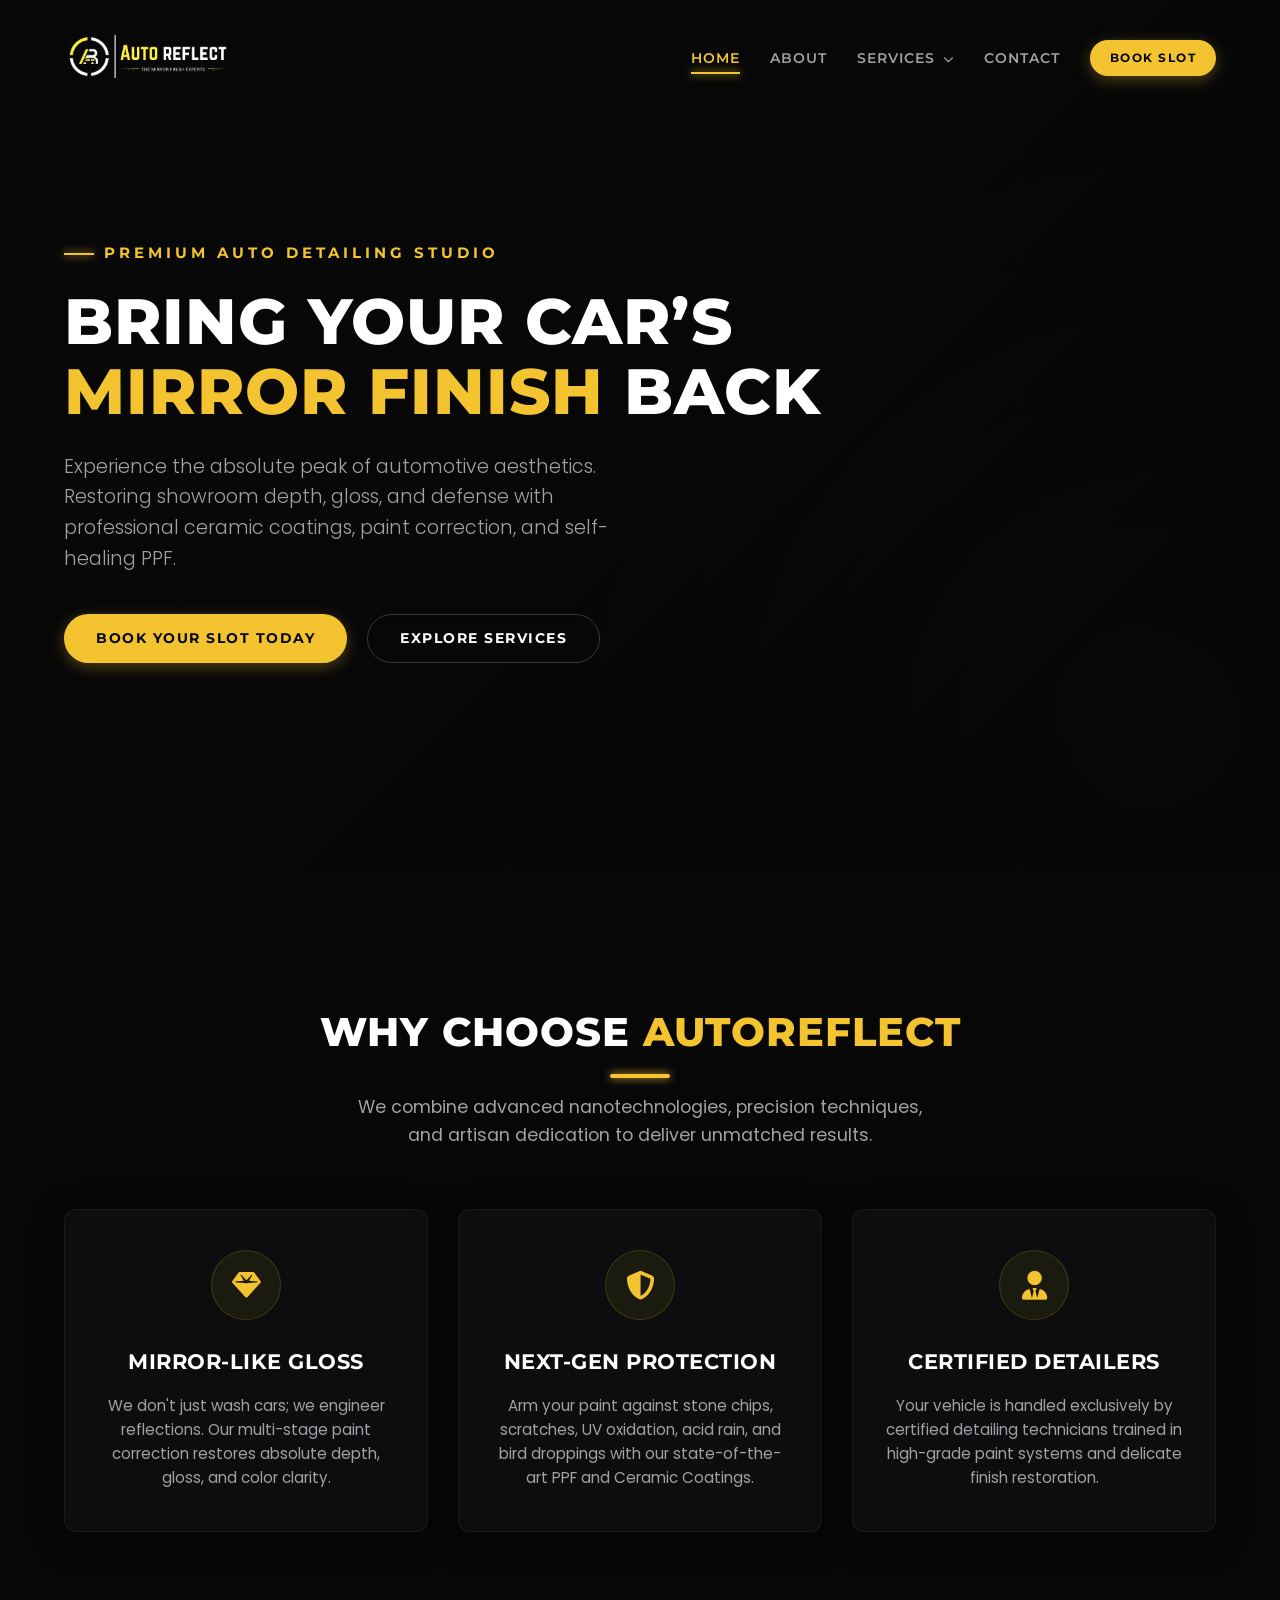
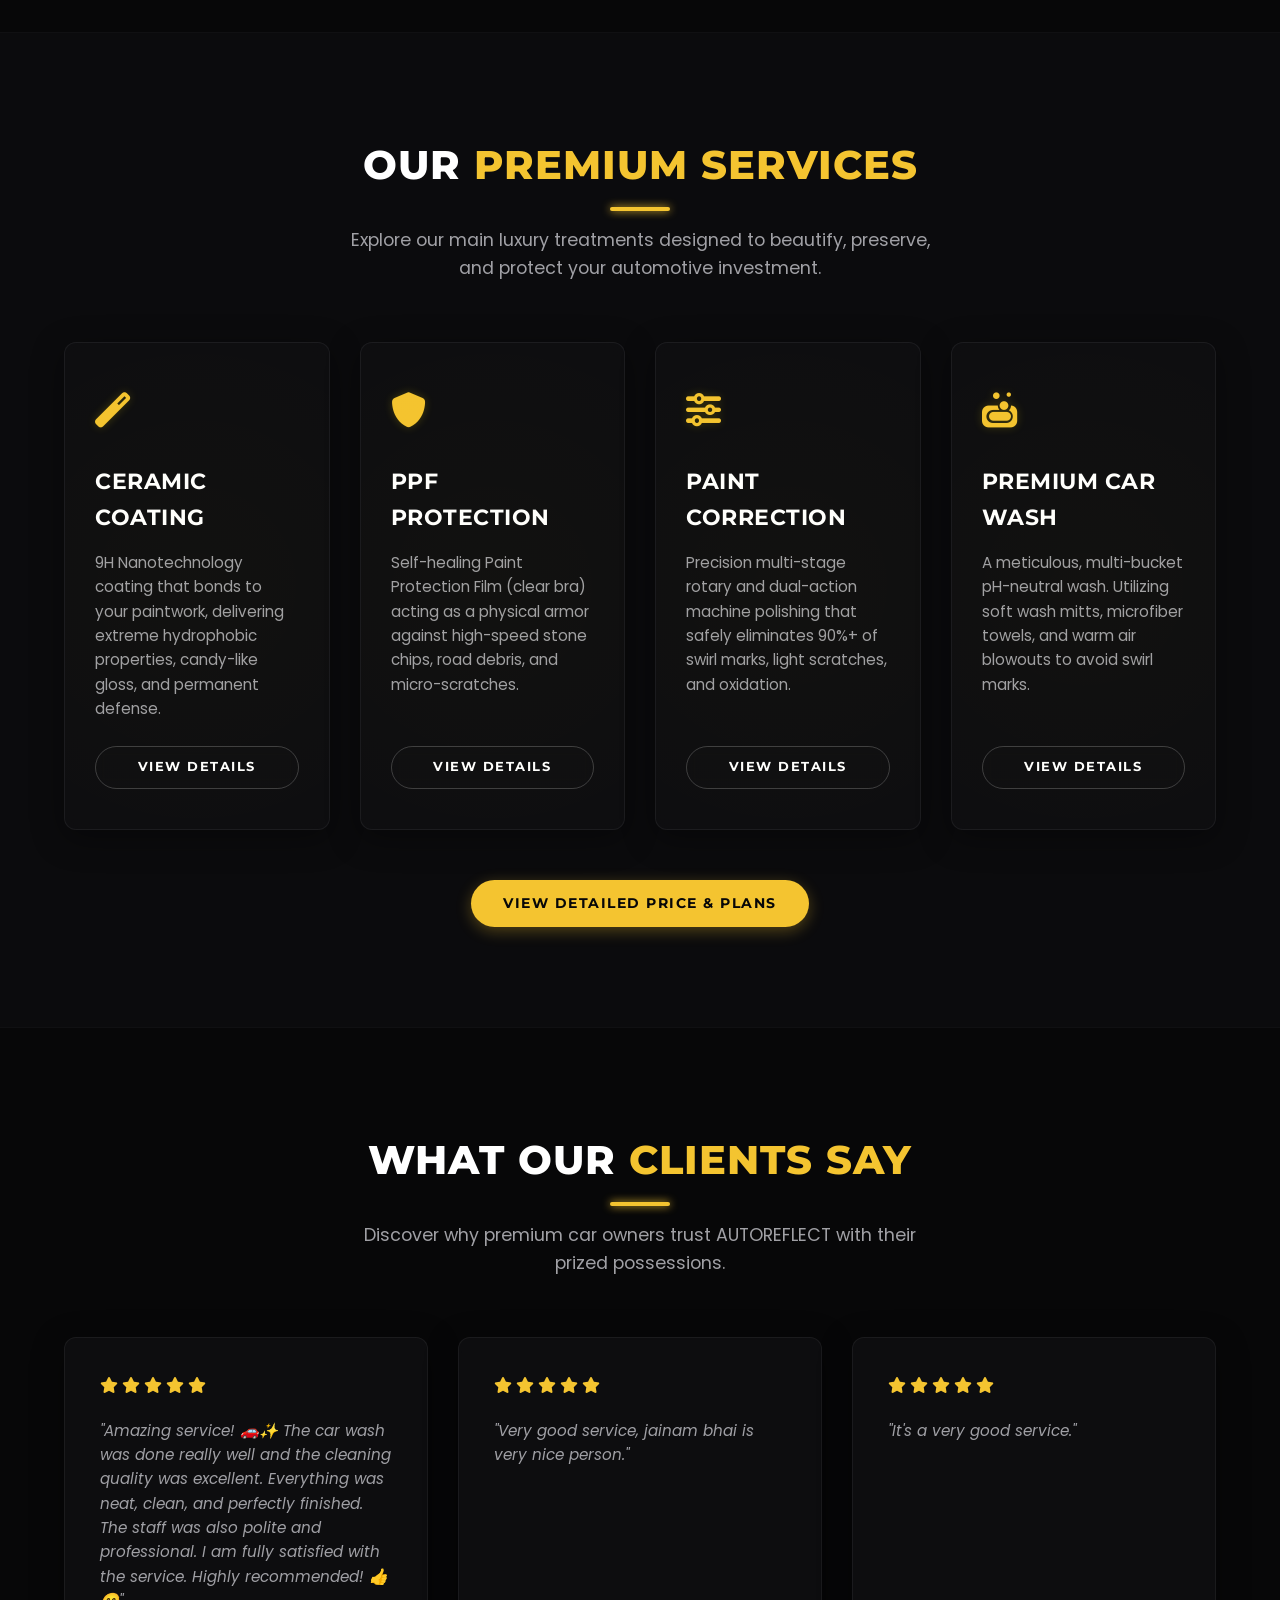
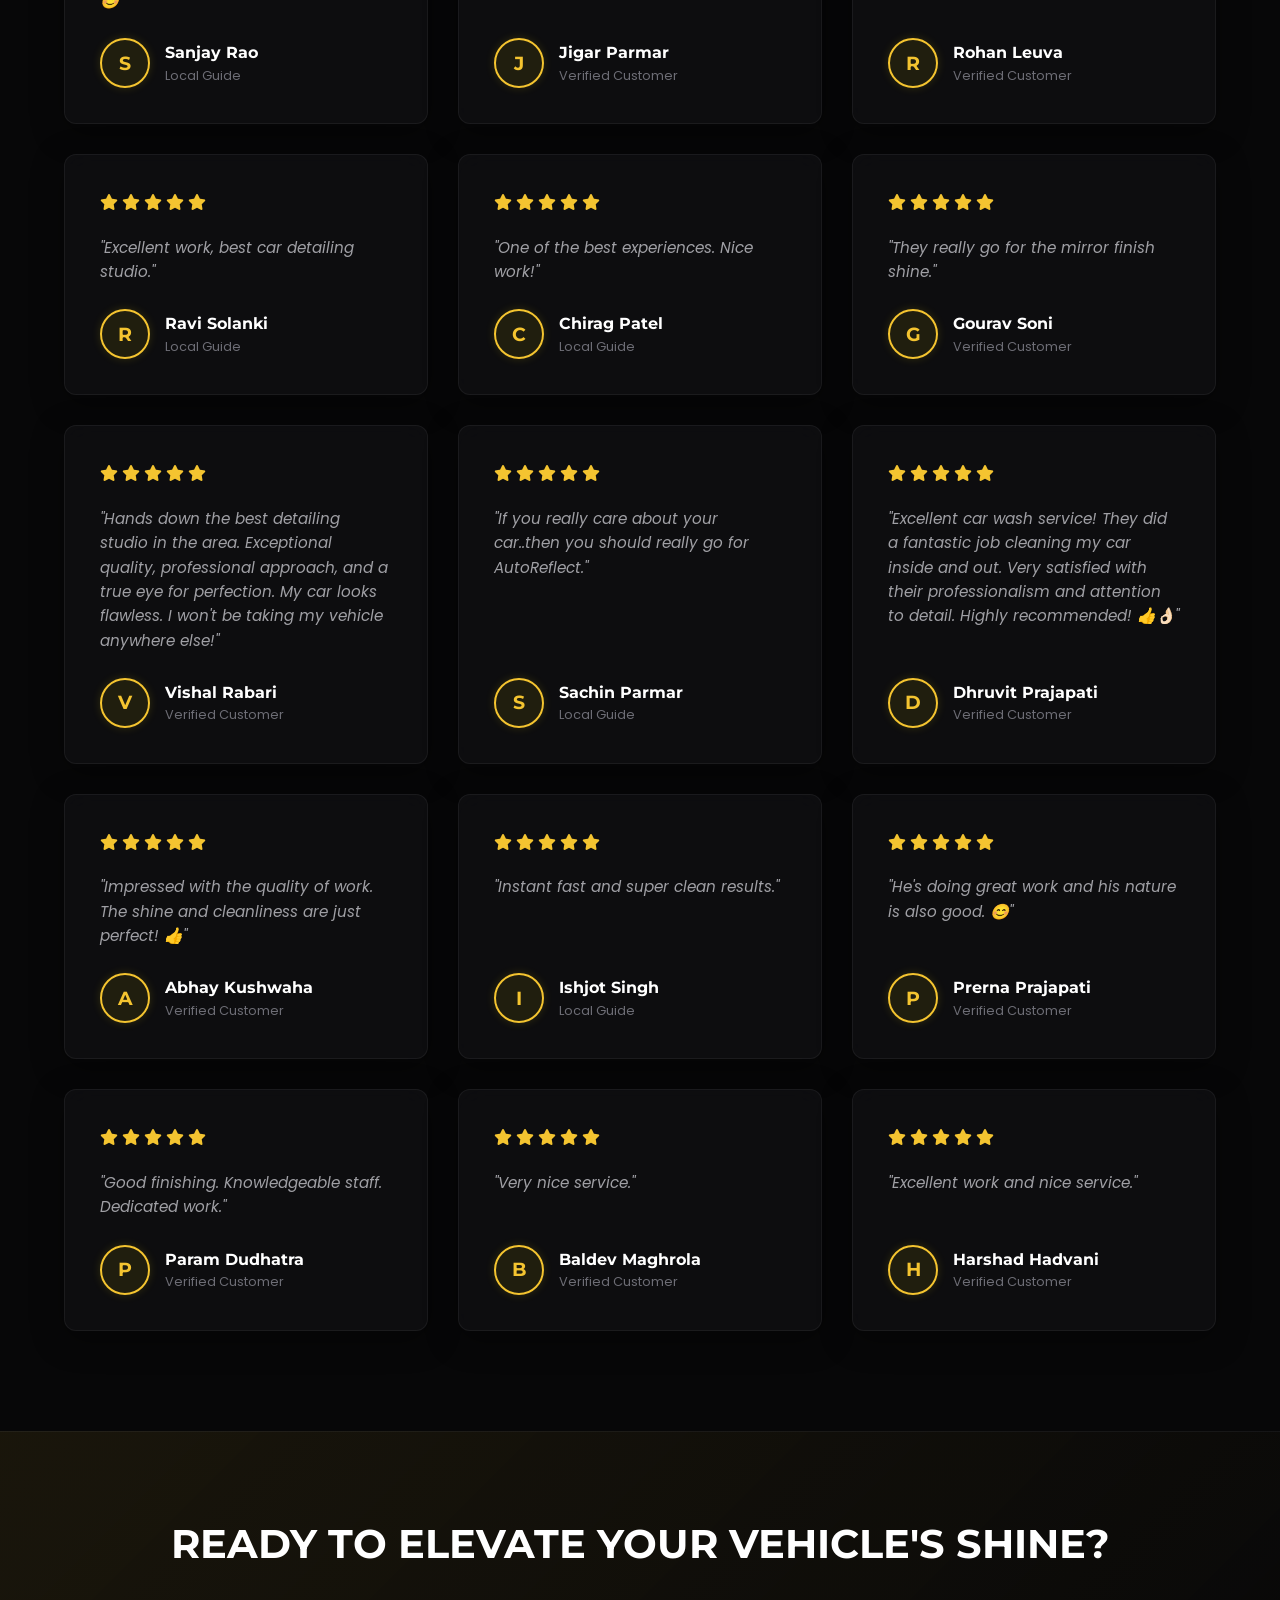
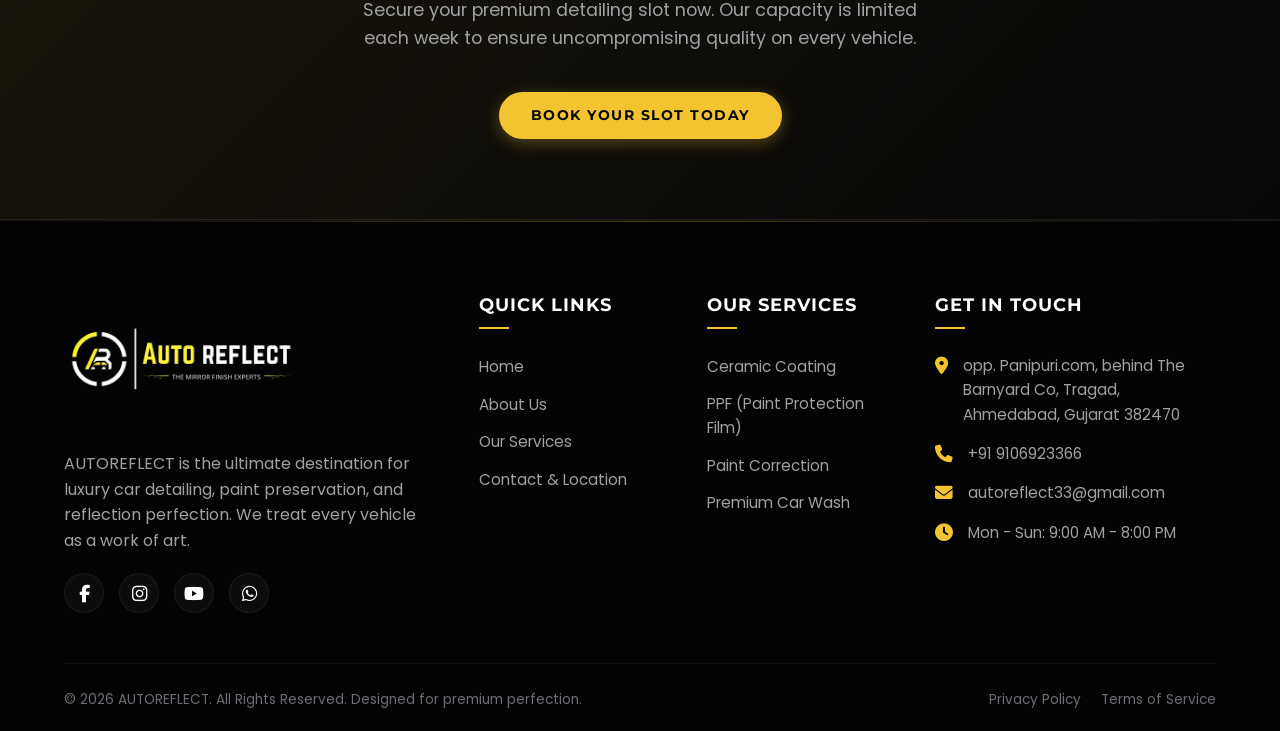
<file: index.html>
<!DOCTYPE html>
<html lang="en">
<head>
    <meta charset="UTF-8">
    <meta name="viewport" content="width=device-width, initial-scale=1.0">
    <meta name="description" content="AUTOREFLECT is a premium auto detailing studio. Bring your car's mirror finish back with our professional ceramic coating, PPF, paint correction, and custom washing services.">
    <meta name="keywords" content="auto detailing, ceramic coating, paint protection film, PPF, paint correction, car wash, luxury car care, mirror finish">
    <meta name="author" content="AUTOREFLECT">
    
    <!-- Dynamic Page Title -->
    <title>Home | AUTOREFLECT - The Mirror Finish Experts</title>
    
    <!-- Favicon -->
    <link rel="icon" type="image/png" href="Untitled_design__9_-removebg-preview.png">
    
    <!-- FontAwesome CDN for Premium Icons -->
    <link rel="stylesheet" href="https://cdnjs.cloudflare.com/ajax/libs/font-awesome/6.4.0/css/all.min.css" integrity="sha512-iecdLmaskl7CVkqkXNQ/ZH/XLlvWZOJyj7Yy7tcenmpD1ypASozpmT/E0iPtmFIB46ZmdtAc9eNBvH0H/ZpiBw==" crossorigin="anonymous" referrerpolicy="no-referrer" />
    
    <!-- Custom Stylesheet -->
    <link rel="stylesheet" href="style.css">
</head>
<body>

    <!-- Header Navigation -->
    <header>
        <div class="container">
            <a href="index.html" class="logo-container" aria-label="AUTOREFLECT Home">
                <img src="autoreflectpng.png" alt="AUTOREFLECT Logo" class="logo-img">
            </a>
            
            <!-- Mobile Menu Toggle Button -->
            <button class="hamburger" aria-label="Toggle Navigation menu">
                <span class="hamburger-line"></span>
                <span class="hamburger-line"></span>
                <span class="hamburger-line"></span>
            </button>
            
            <!-- Main Navigation Links -->
            <nav>
                <ul class="nav-menu">
                    <li><a href="index.html" class="nav-link">Home</a></li>
                    <li><a href="about.html" class="nav-link">About</a></li>
                    <li class="nav-item dropdown">
                        <a href="services.html" class="nav-link dropdown-toggle">Services <i class="fas fa-chevron-down" style="font-size: 0.65rem; margin-left: 3px; transition: var(--transition-fast);"></i></a>
                        <ul class="dropdown-menu">
                            <li><a href="ceramic.html" class="dropdown-link">Ceramic Coating</a></li>
                            <li><a href="ppf.html" class="dropdown-link">PPF Protection</a></li>
                            <li><a href="paint.html" class="dropdown-link">Paint Correction</a></li>
                            <li><a href="wash.html" class="dropdown-link">Premium Car Wash</a></li>
                        </ul>
                    </li>
                    <li><a href="contact.html" class="nav-link">Contact</a></li>
                    <li><a href="contact.html" class="btn btn-primary btn-glow btn-sm" style="padding: 8px 20px; font-size: 0.75rem;">Book Slot</a></li>
                </ul>
            </nav>
        </div>
    </header>

    <!-- Hero Section -->
    <section class="hero">
        <!-- Hero Background Image (Glossy Luxury Car) -->
        <div class="hero-bg home-hero-bg"></div>
        <div class="hero-overlay"></div>
        
        <div class="container">
            <div class="hero-content">
                <span class="hero-tagline">Premium Auto Detailing Studio</span>
                <h1 class="hero-title reveal">Bring Your Car’s <span class="highlight">Mirror Finish</span> Back</h1>
                <p class="hero-subtitle reveal delay-100">Experience the absolute peak of automotive aesthetics. Restoring showroom depth, gloss, and defense with professional ceramic coatings, paint correction, and self-healing PPF.</p>
                <div class="hero-buttons reveal delay-200">
                    <a href="contact.html" class="btn btn-primary btn-glow">Book Your Slot Today</a>
                    <a href="services.html" class="btn btn-secondary">Explore Services</a>
                </div>
            </div>
        </div>
    </section>

    <!-- Section 1: Why Choose Us -->
    <section class="why-choose-us" style="background-color: var(--bg-dark);">
        <div class="container">
            <div class="section-header reveal">
                <h2>Why Choose <span class="highlight">AUTOREFLECT</span></h2>
                <p>We combine advanced nanotechnologies, precision techniques, and artisan dedication to deliver unmatched results.</p>
            </div>
            
            <div class="why-grid">
                <!-- Card 1 -->
                <div class="why-card glass-panel reveal delay-100">
                    <div class="icon-box">
                        <i class="fas fa-gem"></i>
                    </div>
                    <h3>Mirror-Like Gloss</h3>
                    <p>We don't just wash cars; we engineer reflections. Our multi-stage paint correction restores absolute depth, gloss, and color clarity.</p>
                </div>
                
                <!-- Card 2 -->
                <div class="why-card glass-panel reveal delay-200">
                    <div class="icon-box">
                        <i class="fas fa-shield-halved"></i>
                    </div>
                    <h3>Next-Gen Protection</h3>
                    <p>Arm your paint against stone chips, scratches, UV oxidation, acid rain, and bird droppings with our state-of-the-art PPF and Ceramic Coatings.</p>
                </div>
                
                <!-- Card 3 -->
                <div class="why-card glass-panel reveal delay-300">
                    <div class="icon-box">
                        <i class="fas fa-user-tie"></i>
                    </div>
                    <h3>Certified Detailers</h3>
                    <p>Your vehicle is handled exclusively by certified detailing technicians trained in high-grade paint systems and delicate finish restoration.</p>
                </div>
            </div>
        </div>
    </section>

    <!-- Section 2: Our Services Preview -->
    <section class="services-preview" style="background-color: #0b0b0d; border-top: 1px solid rgba(255, 255, 255, 0.02); border-bottom: 1px solid rgba(255, 255, 255, 0.02);">
        <div class="container">
            <div class="section-header reveal">
                <h2>Our <span class="highlight">Premium Services</span></h2>
                <p>Explore our main luxury treatments designed to beautify, preserve, and protect your automotive investment.</p>
            </div>
            
            <div class="services-preview-grid">
                <!-- Service 1 -->
                <div class="service-card glass-panel reveal-left delay-100">
                    <div class="service-icon"><i class="fas fa-magic"></i></div>
                    <h3>Ceramic Coating</h3>
                    <p>9H Nanotechnology coating that bonds to your paintwork, delivering extreme hydrophobic properties, candy-like gloss, and permanent defense.</p>
                    <a href="ceramic.html" class="btn btn-secondary btn-sm" style="padding: 10px 20px; font-size: 0.8rem;">View Details</a>
                </div>
                
                <!-- Service 2 -->
                <div class="service-card glass-panel reveal-left">
                    <div class="service-icon"><i class="fas fa-shield"></i></div>
                    <h3>PPF Protection</h3>
                    <p>Self-healing Paint Protection Film (clear bra) acting as a physical armor against high-speed stone chips, road debris, and micro-scratches.</p>
                    <a href="ppf.html" class="btn btn-secondary btn-sm" style="padding: 10px 20px; font-size: 0.8rem;">View Details</a>
                </div>
                
                <!-- Service 3 -->
                <div class="service-card glass-panel reveal-right">
                    <div class="service-icon"><i class="fas fa-sliders"></i></div>
                    <h3>Paint Correction</h3>
                    <p>Precision multi-stage rotary and dual-action machine polishing that safely eliminates 90%+ of swirl marks, light scratches, and oxidation.</p>
                    <a href="paint.html" class="btn btn-secondary btn-sm" style="padding: 10px 20px; font-size: 0.8rem;">View Details</a>
                </div>
                
                <!-- Service 4 -->
                <div class="service-card glass-panel reveal-right delay-100">
                    <div class="service-icon"><i class="fas fa-soap"></i></div>
                    <h3>Premium Car Wash</h3>
                    <p>A meticulous, multi-bucket pH-neutral wash. Utilizing soft wash mitts, microfiber towels, and warm air blowouts to avoid swirl marks.</p>
                    <a href="wash.html" class="btn btn-secondary btn-sm" style="padding: 10px 20px; font-size: 0.8rem;">View Details</a>
                </div>
            </div>
            
            <div style="text-align: center; margin-top: 40px;" class="reveal">
                <a href="services.html" class="btn btn-primary btn-glow">View Detailed Price & Plans</a>
            </div>
        </div>
    </section>

    <!-- Section 3: Customer Trust / Reviews -->
    <section class="testimonials" style="background-color: var(--bg-dark);">
        <div class="container">
            <div class="section-header reveal">
                <h2>What Our <span class="highlight">Clients Say</span></h2>
                <p>Discover why premium car owners trust AUTOREFLECT with their prized possessions.</p>
            </div>
            
            <div class="testimonials-slider">
                <!-- Review 1: Sanjay Rao -->
                <div class="testimonial-card glass-panel reveal delay-100">
                    <div class="testimonial-stars">
                        <i class="fas fa-star"></i>
                        <i class="fas fa-star"></i>
                        <i class="fas fa-star"></i>
                        <i class="fas fa-star"></i>
                        <i class="fas fa-star"></i>
                    </div>
                    <p class="testimonial-text">"Amazing service! 🚗✨ The car wash was done really well and the cleaning quality was excellent. Everything was neat, clean, and perfectly finished. The staff was also polite and professional. I am fully satisfied with the service. Highly recommended! 👍😊"</p>
                    <div class="testimonial-author">
                        <div class="author-avatar-initial">S</div>
                        <div class="author-info">
                            <h4>Sanjay Rao</h4>
                            <p>Local Guide</p>
                        </div>
                    </div>
                </div>
                
                <!-- Review 2: Jigar Parmar -->
                <div class="testimonial-card glass-panel reveal delay-200">
                    <div class="testimonial-stars">
                        <i class="fas fa-star"></i>
                        <i class="fas fa-star"></i>
                        <i class="fas fa-star"></i>
                        <i class="fas fa-star"></i>
                        <i class="fas fa-star"></i>
                    </div>
                    <p class="testimonial-text">"Very good service, jainam bhai is very nice person."</p>
                    <div class="testimonial-author">
                        <div class="author-avatar-initial">J</div>
                        <div class="author-info">
                            <h4>Jigar Parmar</h4>
                            <p>Verified Customer</p>
                        </div>
                    </div>
                </div>
                
                <!-- Review 3: Rohan Leuva -->
                <div class="testimonial-card glass-panel reveal delay-300">
                    <div class="testimonial-stars">
                        <i class="fas fa-star"></i>
                        <i class="fas fa-star"></i>
                        <i class="fas fa-star"></i>
                        <i class="fas fa-star"></i>
                        <i class="fas fa-star"></i>
                    </div>
                    <p class="testimonial-text">"It's a very good service."</p>
                    <div class="testimonial-author">
                        <div class="author-avatar-initial">R</div>
                        <div class="author-info">
                            <h4>Rohan Leuva</h4>
                            <p>Verified Customer</p>
                        </div>
                    </div>
                </div>

                <!-- Review 4: Ravi Solanki -->
                <div class="testimonial-card glass-panel reveal delay-100">
                    <div class="testimonial-stars">
                        <i class="fas fa-star"></i>
                        <i class="fas fa-star"></i>
                        <i class="fas fa-star"></i>
                        <i class="fas fa-star"></i>
                        <i class="fas fa-star"></i>
                    </div>
                    <p class="testimonial-text">"Excellent work, best car detailing studio."</p>
                    <div class="testimonial-author">
                        <div class="author-avatar-initial">R</div>
                        <div class="author-info">
                            <h4>Ravi Solanki</h4>
                            <p>Local Guide</p>
                        </div>
                    </div>
                </div>

                <!-- Review 5: Chirag Patel -->
                <div class="testimonial-card glass-panel reveal delay-200">
                    <div class="testimonial-stars">
                        <i class="fas fa-star"></i>
                        <i class="fas fa-star"></i>
                        <i class="fas fa-star"></i>
                        <i class="fas fa-star"></i>
                        <i class="fas fa-star"></i>
                    </div>
                    <p class="testimonial-text">"One of the best experiences. Nice work!"</p>
                    <div class="testimonial-author">
                        <div class="author-avatar-initial">C</div>
                        <div class="author-info">
                            <h4>Chirag Patel</h4>
                            <p>Local Guide</p>
                        </div>
                    </div>
                </div>

                <!-- Review 6: Gourav Soni -->
                <div class="testimonial-card glass-panel reveal delay-300">
                    <div class="testimonial-stars">
                        <i class="fas fa-star"></i>
                        <i class="fas fa-star"></i>
                        <i class="fas fa-star"></i>
                        <i class="fas fa-star"></i>
                        <i class="fas fa-star"></i>
                    </div>
                    <p class="testimonial-text">"They really go for the mirror finish shine."</p>
                    <div class="testimonial-author">
                        <div class="author-avatar-initial">G</div>
                        <div class="author-info">
                            <h4>Gourav Soni</h4>
                            <p>Verified Customer</p>
                        </div>
                    </div>
                </div>

                <!-- Review 7: Vishal Rabari -->
                <div class="testimonial-card glass-panel reveal delay-100">
                    <div class="testimonial-stars">
                        <i class="fas fa-star"></i>
                        <i class="fas fa-star"></i>
                        <i class="fas fa-star"></i>
                        <i class="fas fa-star"></i>
                        <i class="fas fa-star"></i>
                    </div>
                    <p class="testimonial-text">"Hands down the best detailing studio in the area. Exceptional quality, professional approach, and a true eye for perfection. My car looks flawless. I won't be taking my vehicle anywhere else!"</p>
                    <div class="testimonial-author">
                        <div class="author-avatar-initial">V</div>
                        <div class="author-info">
                            <h4>Vishal Rabari</h4>
                            <p>Verified Customer</p>
                        </div>
                    </div>
                </div>

                <!-- Review 8: Sachin Parmar -->
                <div class="testimonial-card glass-panel reveal delay-200">
                    <div class="testimonial-stars">
                        <i class="fas fa-star"></i>
                        <i class="fas fa-star"></i>
                        <i class="fas fa-star"></i>
                        <i class="fas fa-star"></i>
                        <i class="fas fa-star"></i>
                    </div>
                    <p class="testimonial-text">"If you really care about your car..then you should really go for AutoReflect."</p>
                    <div class="testimonial-author">
                        <div class="author-avatar-initial">S</div>
                        <div class="author-info">
                            <h4>Sachin Parmar</h4>
                            <p>Local Guide</p>
                        </div>
                    </div>
                </div>

                <!-- Review 9: Dhruvit Prajapati -->
                <div class="testimonial-card glass-panel reveal delay-300">
                    <div class="testimonial-stars">
                        <i class="fas fa-star"></i>
                        <i class="fas fa-star"></i>
                        <i class="fas fa-star"></i>
                        <i class="fas fa-star"></i>
                        <i class="fas fa-star"></i>
                    </div>
                    <p class="testimonial-text">"Excellent car wash service! They did a fantastic job cleaning my car inside and out. Very satisfied with their professionalism and attention to detail. Highly recommended! 👍👌🏻"</p>
                    <div class="testimonial-author">
                        <div class="author-avatar-initial">D</div>
                        <div class="author-info">
                            <h4>Dhruvit Prajapati</h4>
                            <p>Verified Customer</p>
                        </div>
                    </div>
                </div>

                <!-- Review 10: Abhay Kushwaha -->
                <div class="testimonial-card glass-panel reveal delay-100">
                    <div class="testimonial-stars">
                        <i class="fas fa-star"></i>
                        <i class="fas fa-star"></i>
                        <i class="fas fa-star"></i>
                        <i class="fas fa-star"></i>
                        <i class="fas fa-star"></i>
                    </div>
                    <p class="testimonial-text">"Impressed with the quality of work. The shine and cleanliness are just perfect! 👍"</p>
                    <div class="testimonial-author">
                        <div class="author-avatar-initial">A</div>
                        <div class="author-info">
                            <h4>Abhay Kushwaha</h4>
                            <p>Verified Customer</p>
                        </div>
                    </div>
                </div>

                <!-- Review 11: Ishjot Singh -->
                <div class="testimonial-card glass-panel reveal delay-200">
                    <div class="testimonial-stars">
                        <i class="fas fa-star"></i>
                        <i class="fas fa-star"></i>
                        <i class="fas fa-star"></i>
                        <i class="fas fa-star"></i>
                        <i class="fas fa-star"></i>
                    </div>
                    <p class="testimonial-text">"Instant fast and super clean results."</p>
                    <div class="testimonial-author">
                        <div class="author-avatar-initial">I</div>
                        <div class="author-info">
                            <h4>Ishjot Singh</h4>
                            <p>Local Guide</p>
                        </div>
                    </div>
                </div>

                <!-- Review 12: Prerna Prajapati -->
                <div class="testimonial-card glass-panel reveal delay-300">
                    <div class="testimonial-stars">
                        <i class="fas fa-star"></i>
                        <i class="fas fa-star"></i>
                        <i class="fas fa-star"></i>
                        <i class="fas fa-star"></i>
                        <i class="fas fa-star"></i>
                    </div>
                    <p class="testimonial-text">"He's doing great work and his nature is also good. 😊"</p>
                    <div class="testimonial-author">
                        <div class="author-avatar-initial">P</div>
                        <div class="author-info">
                            <h4>Prerna Prajapati</h4>
                            <p>Verified Customer</p>
                        </div>
                    </div>
                </div>

                <!-- Review 13: Param Dudhatra -->
                <div class="testimonial-card glass-panel reveal delay-100">
                    <div class="testimonial-stars">
                        <i class="fas fa-star"></i>
                        <i class="fas fa-star"></i>
                        <i class="fas fa-star"></i>
                        <i class="fas fa-star"></i>
                        <i class="fas fa-star"></i>
                    </div>
                    <p class="testimonial-text">"Good finishing. Knowledgeable staff. Dedicated work."</p>
                    <div class="testimonial-author">
                        <div class="author-avatar-initial">P</div>
                        <div class="author-info">
                            <h4>Param Dudhatra</h4>
                            <p>Verified Customer</p>
                        </div>
                    </div>
                </div>

                <!-- Review 14: Baldev Maghrola -->
                <div class="testimonial-card glass-panel reveal delay-200">
                    <div class="testimonial-stars">
                        <i class="fas fa-star"></i>
                        <i class="fas fa-star"></i>
                        <i class="fas fa-star"></i>
                        <i class="fas fa-star"></i>
                        <i class="fas fa-star"></i>
                    </div>
                    <p class="testimonial-text">"Very nice service."</p>
                    <div class="testimonial-author">
                        <div class="author-avatar-initial">B</div>
                        <div class="author-info">
                            <h4>Baldev Maghrola</h4>
                            <p>Verified Customer</p>
                        </div>
                    </div>
                </div>

                <!-- Review 15: Harshad Hadvani -->
                <div class="testimonial-card glass-panel reveal delay-300">
                    <div class="testimonial-stars">
                        <i class="fas fa-star"></i>
                        <i class="fas fa-star"></i>
                        <i class="fas fa-star"></i>
                        <i class="fas fa-star"></i>
                        <i class="fas fa-star"></i>
                    </div>
                    <p class="testimonial-text">"Excellent work and nice service."</p>
                    <div class="testimonial-author">
                        <div class="author-avatar-initial">H</div>
                        <div class="author-info">
                            <h4>Harshad Hadvani</h4>
                            <p>Verified Customer</p>
                        </div>
                    </div>
                </div>
            </div>
        </div>
    </section>

    <!-- Call to Action Banner -->
    <section class="cta-banner" style="background: linear-gradient(135deg, rgba(244, 196, 48, 0.08) 0%, rgba(7, 7, 8, 0.95) 100%); border-top: 1px solid var(--border-color); border-bottom: 1px solid var(--border-color); padding: 80px 0;">
        <div class="container" style="text-align: center;">
            <h2 class="reveal" style="font-family: var(--font-heading); font-size: 2.5rem; text-transform: uppercase; margin-bottom: 20px;">Ready to Elevate Your Vehicle's Shine?</h2>
            <p class="reveal delay-100" style="color: var(--text-gray); max-width: 600px; margin: 0 auto 40px; font-size: 1.1rem;">Secure your premium detailing slot now. Our capacity is limited each week to ensure uncompromising quality on every vehicle.</p>
            <a href="contact.html" class="btn btn-primary btn-glow btn-lg reveal delay-200">Book Your Slot Today</a>
        </div>
    </section>

    <!-- Footer Section -->
    <footer>
        <div class="container">
            <div class="footer-grid">
                <!-- Column 1: About & Branding -->
                <div class="footer-col footer-about">
                    <a href="index.html" class="logo-container" style="margin-bottom: 20px; display: inline-flex;">
                        <img src="autoreflectpng.png" alt="AUTOREFLECT Logo" class="logo-img">
                    </a>
                    <p>AUTOREFLECT is the ultimate destination for luxury car detailing, paint preservation, and reflection perfection. We treat every vehicle as a work of art.</p>
                    <div class="social-links">
                        <a href="https://facebook.com" target="_blank" rel="noopener noreferrer" class="social-icon" aria-label="Facebook"><i class="fab fa-facebook-f"></i></a>
                        <a href="https://www.instagram.com/autoreflectofficial?igsh=MTJyOGkwbnFkZjRxNw==" target="_blank" rel="noopener noreferrer" class="social-icon" aria-label="Instagram"><i class="fab fa-instagram"></i></a>
                        <a href="https://youtube.com/@autoreflect33?si=MOmMUop_4ER_bFYG" target="_blank" rel="noopener noreferrer" class="social-icon" aria-label="YouTube"><i class="fab fa-youtube"></i></a>
                        <a href="https://wa.me/919106923366" target="_blank" rel="noopener noreferrer" class="social-icon" aria-label="WhatsApp"><i class="fab fa-whatsapp"></i></a>
                    </div>
                </div>

                <!-- Column 2: Quick Links -->
                <div class="footer-col">
                    <h4>Quick Links</h4>
                    <ul class="footer-links">
                        <li><a href="index.html">Home</a></li>
                        <li><a href="about.html">About Us</a></li>
                        <li><a href="services.html">Our Services</a></li>
                        <li><a href="contact.html">Contact & Location</a></li>
                    </ul>
                </div>

                <!-- Column 3: Services -->
                <div class="footer-col">
                    <h4>Our Services</h4>
                    <ul class="footer-links">
                        <li><a href="ceramic.html">Ceramic Coating</a></li>
                        <li><a href="ppf.html">PPF (Paint Protection Film)</a></li>
                        <li><a href="paint.html">Paint Correction</a></li>
                        <li><a href="wash.html">Premium Car Wash</a></li>
                    </ul>
                </div>

                <!-- Column 4: Contact Info -->
                <div class="footer-col footer-contact">
                    <h4>Get In Touch</h4>
                    <ul>
                        <li>
                            <i class="fas fa-map-marker-alt"></i>
                            <span>opp. Panipuri.com, behind The Barnyard Co, Tragad, Ahmedabad, Gujarat 382470</span>
                        </li>
                        <li>
                            <i class="fas fa-phone"></i>
                            <a href="tel:+919106923366">+91 9106923366</a>
                        </li>
                        <li>
                            <i class="fas fa-envelope"></i>
                            <a href="mailto:autoreflect33@gmail.com">autoreflect33@gmail.com</a>
                        </li>
                        <li>
                            <i class="fas fa-clock"></i>
                            <span>Mon - Sun: 9:00 AM - 8:00 PM</span>
                        </li>
                    </ul>
                </div>
            </div>

            <!-- Footer Bottom -->
            <div class="footer-bottom">
                <div class="copyright">
                    &copy; 2026 AUTOREFLECT. All Rights Reserved. Designed for premium perfection.
                </div>
                <div class="footer-legal">
                    <a href="#">Privacy Policy</a>
                    <a href="#">Terms of Service</a>
                </div>
            </div>
        </div>
    </footer>

    <!-- Custom Script -->
    <script src="script.js"></script>
</body>
</html>
</file>
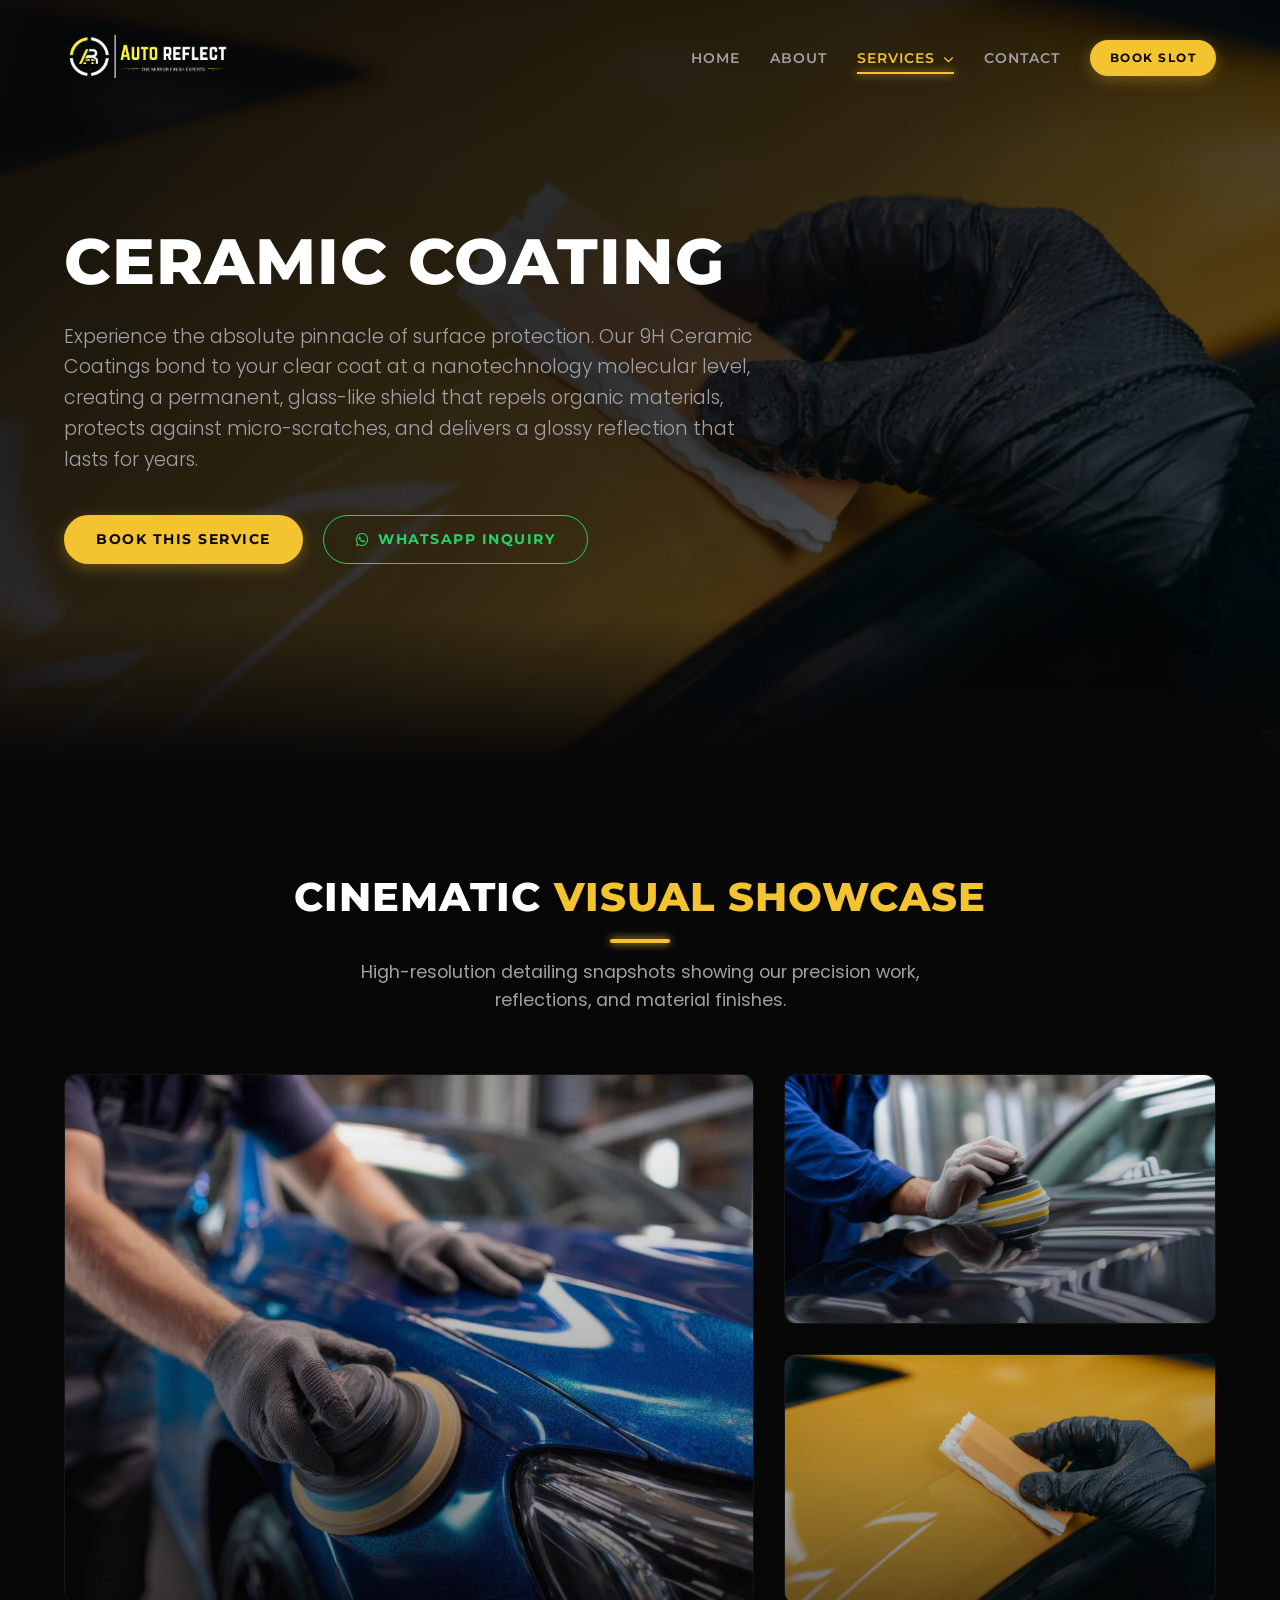
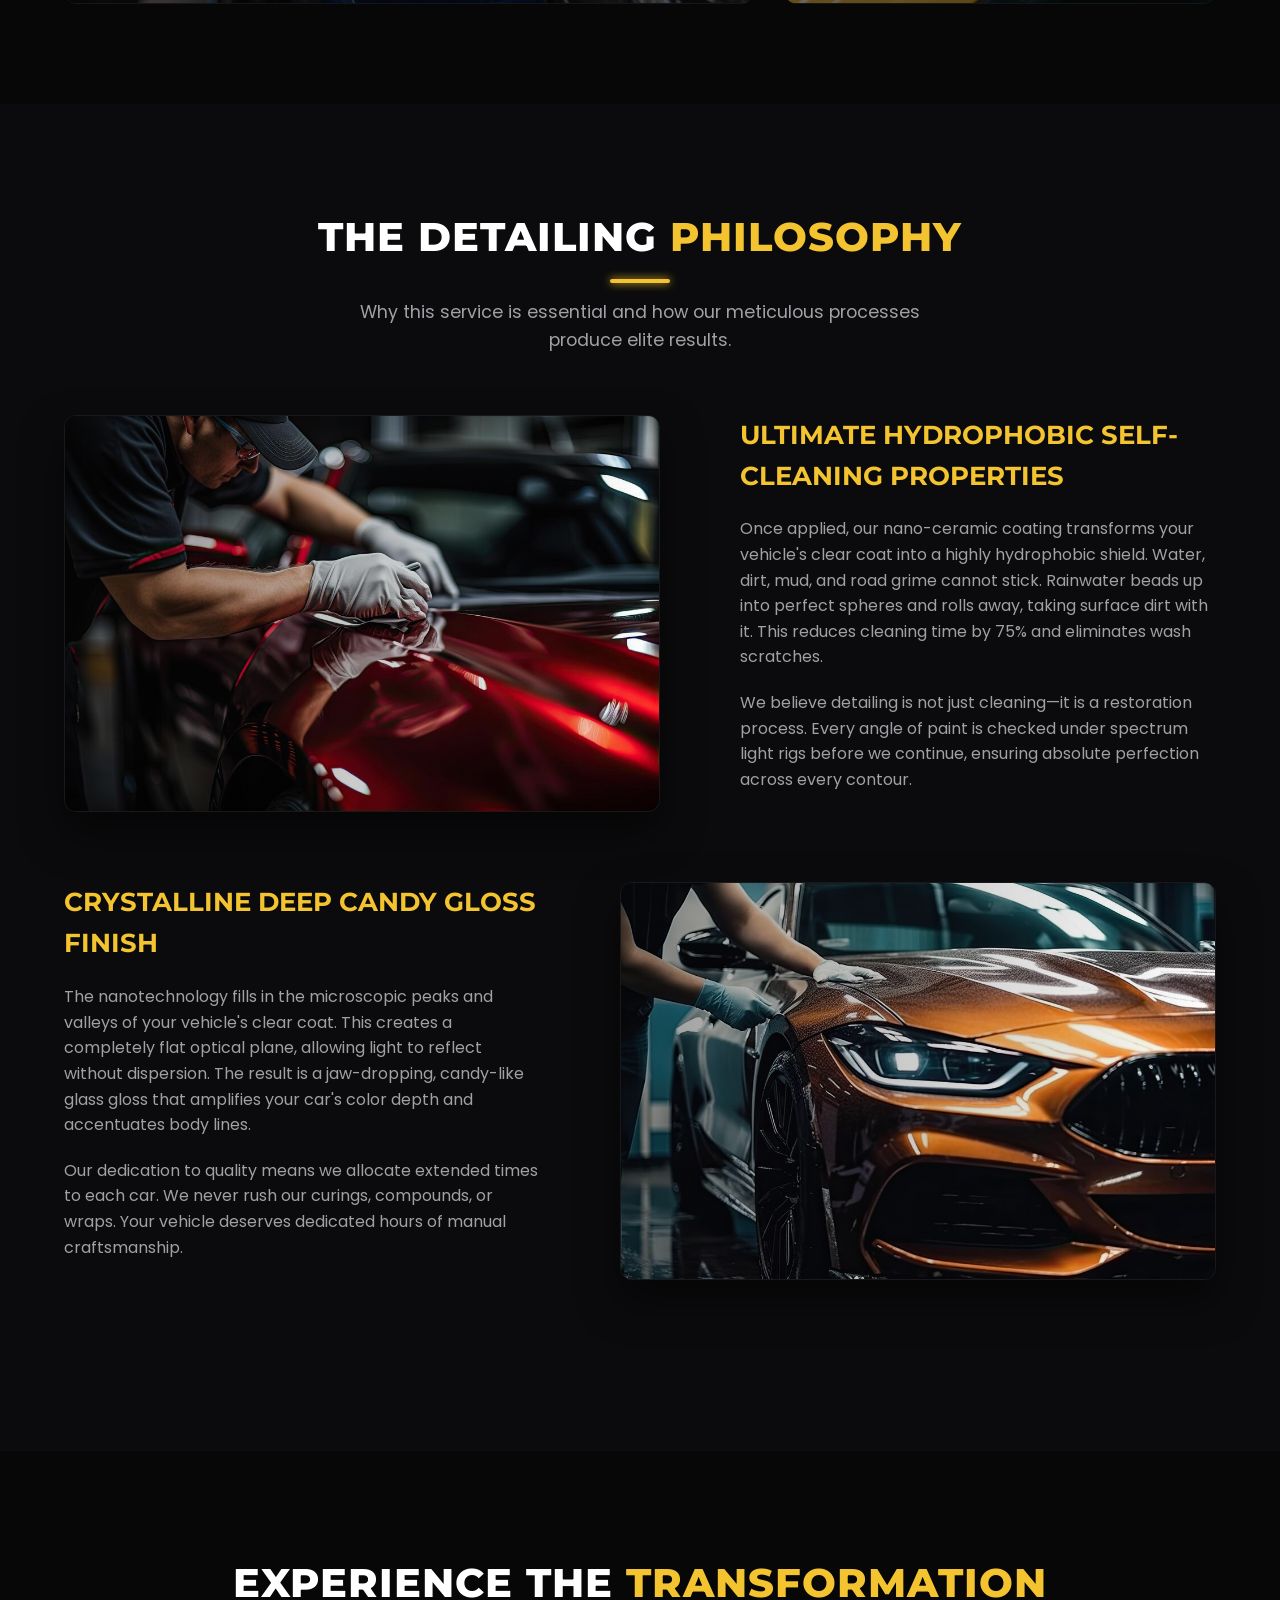
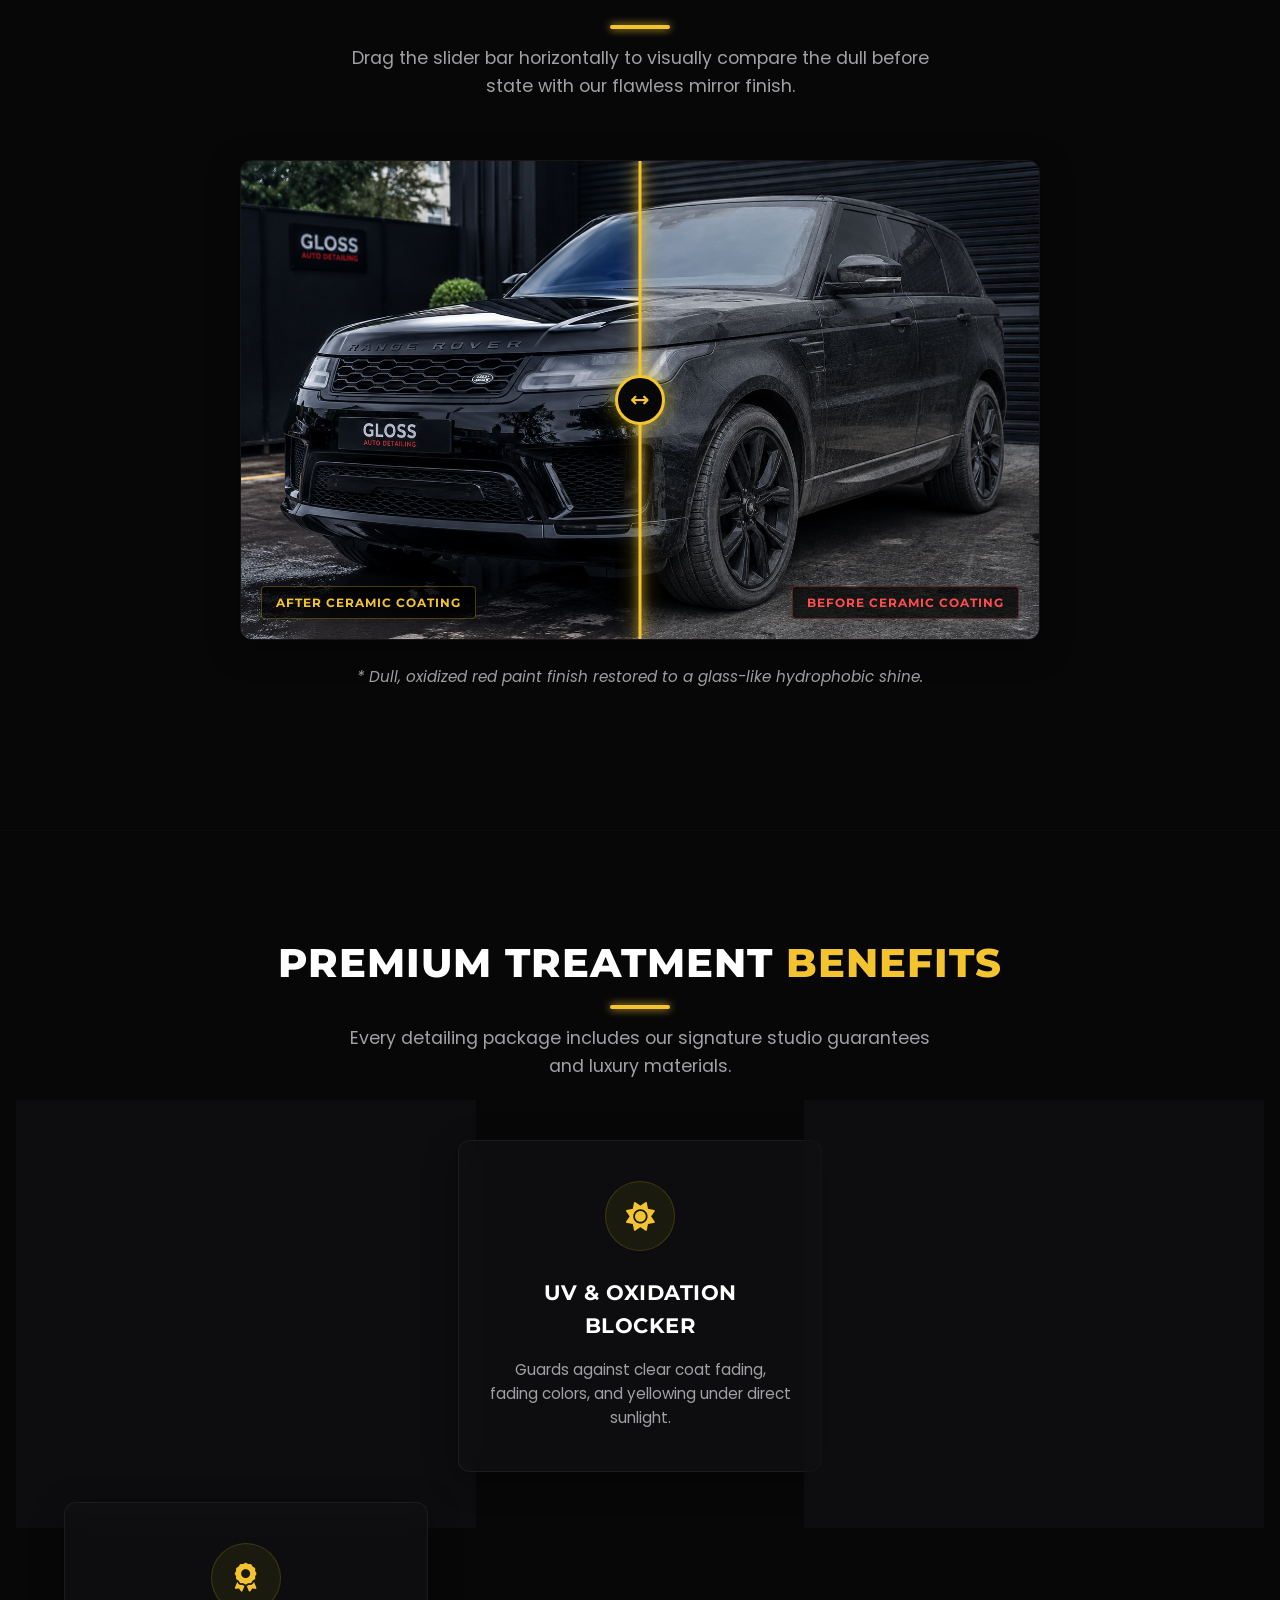
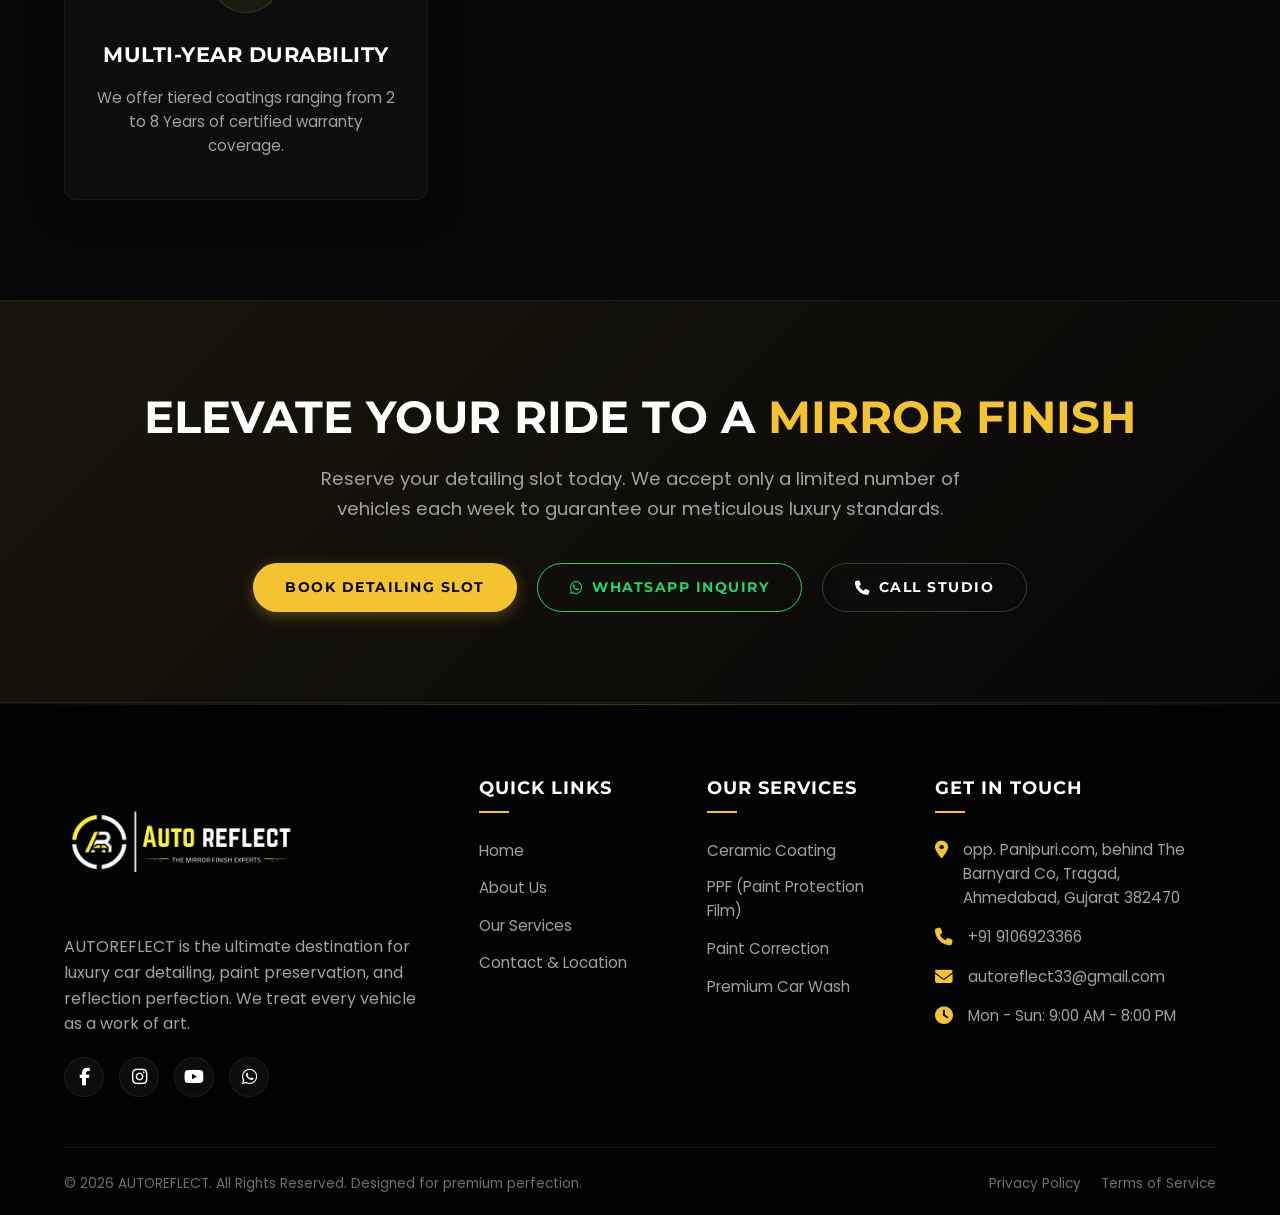
<file: ceramic.html>
<!DOCTYPE html>
<html lang="en">

<head>
    <meta charset="UTF-8">
    <meta name="viewport" content="width=device-width, initial-scale=1.0">
    <meta name="description"
        content="Next-Gen 9H Liquid Glass Armor at AUTOREFLECT. Experience the absolute pinnacle of surface protection. Our 9H Ceramic Coatings bond to your clear coat.">
    <meta name="keywords"
        content="auto detailing, ceramic coating, paint protection film, PPF, paint correction, car wash, luxury car care, mirror finish">
    <meta name="author" content="AUTOREFLECT">

    <!-- Dynamic Page Title -->
    <title>Ceramic Coating | AUTOREFLECT - The Mirror Finish Experts</title>

    <!-- Favicon -->
    <link rel="icon" type="image/png" href="Untitled_design__9_-removebg-preview.png">

    <!-- FontAwesome CDN for Premium Icons -->
    <link rel="stylesheet" href="https://cdnjs.cloudflare.com/ajax/libs/font-awesome/6.4.0/css/all.min.css"
        integrity="sha512-iecdLmaskl7CVkqkXNQ/ZH/XLlvWZOJyj7Yy7tcenmpD1ypASozpmT/E0iPtmFIB46ZmdtAc9eNBvH0H/ZpiBw=="
        crossorigin="anonymous" referrerpolicy="no-referrer" />

    <!-- Custom Stylesheet -->
    <link rel="stylesheet" href="style.css">
</head>

<body>

    <!-- Header Navigation -->
    <header>
        <div class="container">
            <a href="index.html" class="logo-container" aria-label="AUTOREFLECT Home">
                <img src="autoreflectpng.png" alt="AUTOREFLECT Logo" class="logo-img">
            </a>

            <!-- Mobile Menu Toggle Button -->
            <button class="hamburger" aria-label="Toggle Navigation menu">
                <span class="hamburger-line"></span>
                <span class="hamburger-line"></span>
                <span class="hamburger-line"></span>
            </button>

            <!-- Main Navigation Links -->
            <nav>
                <ul class="nav-menu">
                    <li><a href="index.html" class="nav-link">Home</a></li>
                    <li><a href="about.html" class="nav-link">About</a></li>
                    <li class="nav-item dropdown">
                        <a href="services.html" class="nav-link dropdown-toggle">Services <i class="fas fa-chevron-down"
                                style="font-size: 0.65rem; margin-left: 3px; transition: var(--transition-fast);"></i></a>
                        <ul class="dropdown-menu">
                            <li><a href="ceramic.html" class="dropdown-link">Ceramic Coating</a></li>
                            <li><a href="ppf.html" class="dropdown-link">PPF Protection</a></li>
                            <li><a href="paint.html" class="dropdown-link">Paint Correction</a></li>
                            <li><a href="wash.html" class="dropdown-link">Premium Car Wash</a></li>
                        </ul>
                    </li>
                    <li><a href="contact.html" class="nav-link">Contact</a></li>
                    <li><a href="contact.html" class="btn btn-primary btn-glow btn-sm"
                            style="padding: 8px 20px; font-size: 0.75rem;">Book Slot</a></li>
                </ul>
            </nav>
        </div>
    </header>

    <!-- Dynamic Service Hero Section -->
    <section class="hero" style="height: 85vh; min-height: 550px;">
        <div class="hero-bg" style="background-image: url('CS1.jpg');"></div>
        <div class="hero-overlay"></div>

        <div class="container">
            <div class="hero-content">
                <br>
                <h1 class="hero-title reveal">Ceramic Coating</h1>
                <p class="hero-subtitle reveal delay-100" style="max-width: 700px;">Experience the absolute pinnacle of
                    surface protection. Our 9H Ceramic Coatings bond to your clear coat at a nanotechnology molecular
                    level, creating a permanent, glass-like shield that repels organic materials, protects against
                    micro-scratches, and delivers a glossy reflection that lasts for years.</p>
                <div class="hero-buttons reveal delay-200">
                    <a href="contact.html?service=ceramic" class="btn btn-primary btn-glow">Book This Service</a>
                    <a href="https://wa.me/919106923366?text=Hello%20AUTOREFLECT,%20I%20would%20like%20to%20book%20a%20Ceramic%20Coating%20package."
                        target="_blank" rel="noopener noreferrer" class="btn btn-secondary"
                        style="border-color: #25d366; color: #25d366;">
                        <i class="fab fa-whatsapp" style="margin-right: 8px;"></i> WhatsApp Inquiry
                    </a>
                </div>
            </div>
        </div>
    </section>

    <!-- UNIQUE IMAGE LAYOUT SECTION (Visual Variety) -->
    <section class="showcase-gallery"
        style="background-color: var(--bg-dark); border-bottom: 1px solid rgba(255, 255, 255, 0.02);">
        <div class="container">
            <div class="section-header reveal">
                <h2>Cinematic <span class="highlight">Visual Showcase</span></h2>
                <p>High-resolution detailing snapshots showing our precision work, reflections, and material finishes.
                </p>
            </div>

            <div class="showcase-grid-wrapper reveal">
                <!-- Layout 1: Left large image + right 2 small stacked (Grid composition) -->
                <div class="layout-asymmetric-3">
                    <div class="large-img">
                        <div class="gallery-img-container">
                            <img src="CS4.jpeg" alt="Ceramic coating finish large view">
                            <div class="img-overlay-glow"></div>
                        </div>
                    </div>
                    <div class="small-img-stack">
                        <div class="small-img">
                            <div class="gallery-img-container">
                                <img src="CS5.jpeg" alt="Ceramic coating bead close-up">
                                <div class="img-overlay-glow"></div>
                            </div>
                        </div>
                        <div class="small-img">
                            <div class="gallery-img-container">
                                <img src="CS1.jpg" alt="Ceramic coating reflection front">
                                <div class="img-overlay-glow"></div>
                            </div>
                        </div>
                    </div>
                </div>
            </div>
        </div>
    </section>

    <!-- SERVICE STORY SECTION (storytelling contents) -->
    <section class="service-story" style="background-color: #0b0b0d;">
        <div class="container">
            <div class="section-header reveal">
                <h2>The Detailing <span class="highlight">Philosophy</span></h2>
                <p>Why this service is essential and how our meticulous processes produce elite results.</p>
            </div>

            <!-- Story Step 1 -->
            <div class="about-intro-grid" style="grid-template-columns: 1.2fr 1fr; margin-bottom: 70px;">
                <!-- Image left, text right -->
                <div class="about-img-container reveal-left">
                    <div class="about-img-frame">
                        <img src="CS2.jpeg" alt="Ultimate Hydrophobic Self-Cleaning Properties">
                    </div>
                </div>
                <div class="about-intro-text reveal-right" style="padding-left: 20px;">
                    <h3 style="font-size: 1.6rem; color: var(--primary-yellow);">Ultimate Hydrophobic Self-Cleaning
                        Properties</h3>
                    <p>Once applied, our nano-ceramic coating transforms your vehicle's clear coat into a highly
                        hydrophobic shield. Water, dirt, mud, and road grime cannot stick. Rainwater beads up into
                        perfect spheres and rolls away, taking surface dirt with it. This reduces cleaning time by 75%
                        and eliminates wash scratches.</p>
                    <p>We believe detailing is not just cleaning—it is a restoration process. Every angle of paint is
                        checked under spectrum light rigs before we continue, ensuring absolute perfection across every
                        contour.</p>
                </div>
            </div>

            <!-- Story Step 2 -->
            <div class="about-intro-grid" style="grid-template-columns: 1fr 1.2fr; margin-bottom: 70px;">
                <!-- Text left, image right -->
                <div class="about-intro-text reveal-left" style="padding-right: 20px;">
                    <h3 style="font-size: 1.6rem; color: var(--primary-yellow);">Crystalline Deep Candy Gloss Finish
                    </h3>
                    <p>The nanotechnology fills in the microscopic peaks and valleys of your vehicle's clear coat. This
                        creates a completely flat optical plane, allowing light to reflect without dispersion. The
                        result is a jaw-dropping, candy-like glass gloss that amplifies your car's color depth and
                        accentuates body lines.</p>
                    <p>Our dedication to quality means we allocate extended times to each car. We never rush our
                        curings, compounds, or wraps. Your vehicle deserves dedicated hours of manual craftsmanship.</p>
                </div>
                <div class="about-img-container reveal-right">
                    <div class="about-img-frame">
                        <img src="C3.jpg" alt="Crystalline Deep Candy Gloss Finish">
                    </div>
                </div>
            </div>
        </div>
    </section>

    <!-- BEFORE / AFTER INTERACTIVE COMPARISON SECTION -->
    <section class="before-after-section"
        style="background-color: var(--bg-dark); border-top: 1px solid rgba(255, 255, 255, 0.02); border-bottom: 1px solid rgba(255, 255, 255, 0.02);">
        <div class="container">
            <div class="section-header reveal">
                <h2>Experience the <span class="highlight">Transformation</span></h2>
                <p>Drag the slider bar horizontally to visually compare the dull before state with our flawless mirror
                    finish.</p>
            </div>

            <div class="before-after-wrapper reveal">
                <!-- Sliding Comparison Widget -->
                <div class="before-after-slider-container">
                    <!-- Before image (Z-Index 1) -->
                    <div class="before-after-img-wrapper before-img">
                        <img src="sib.png" alt="Before treatment">
                    </div>
                    <!-- After image (Z-Index 2, dynamic clipping) -->
                    <div class="before-after-img-wrapper after-img">
                        <img src="sia.png" alt="After treatment finish">
                    </div>

                    <!-- Labels placed directly in container to avoid clip-path issues -->
                    <span class="slider-label label-before">Before Ceramic Coating</span>
                    <span class="slider-label label-after">After Ceramic Coating</span>

                    <!-- Input slider range control (Z-Index 10) -->
                    <input type="range" min="0" max="100" value="50" class="slider-handle"
                        aria-label="Before and After slide trigger">

                    <!-- Visual Divider Bar (Z-Index 5) -->
                    <div class="slider-bar"></div>

                    <!-- Visual Floating Button (Z-Index 6) -->
                    <div class="slider-button">
                        <i class="fas fa-arrows-left-right"></i>
                    </div>
                </div>

                <p style="color: var(--text-gray); margin-top: 25px; font-style: italic; font-size: 0.95rem;">
                    * Dull, oxidized red paint finish restored to a glass-like hydrophobic shine.
                </p>
            </div>
        </div>
    </section>

    <!-- PREMIUM FEATURES SECTION -->
    <section class="service-features-section" style="background-color: var(--bg-dark);">
        <div class="container">
            <div class="section-header reveal">
                <h2>Premium Treatment <span class="highlight">Benefits</span></h2>
                <p>Every detailing package includes our signature studio guarantees and luxury materials.</p>
            </div>

            <div class="why-grid">
                <!-- Feature Card 1 -->
                <div class="why-card glass-panel reveal delay-100">
                    <div class="icon-box">
                        <i class="fas fa-gem"></i>
                    </div>
                    <h3>9H Hardness Protection</h3>
                    <p>Forms a sacrificial barrier that reduces light washing swirls and chemical marks.</p>
                </div>
                <!-- Feature Card 2 -->
                <div class="why-card glass-panel reveal delay-200">
                    <div class="icon-box">
                        <i class="fas fa-sun"></i>
                    </div>
                    <h3>UV & Oxidation Blocker</h3>
                    <p>Guards against clear coat fading, fading colors, and yellowing under direct sunlight.</p>
                </div>
                <!-- Feature Card 3 -->
                <div class="why-card glass-panel reveal delay-300">
                    <div class="icon-box">
                        <i class="fas fa-shield-halved"></i>
                    </div>
                    <h3>Anti-Staining Barrier</h3>
                    <p>Blocks acid rain, high-alkali road salts, and organic bird droppings from etching paint.</p>
                </div>
                <!-- Feature Card 4 -->
                <div class="why-card glass-panel reveal delay-400">
                    <div class="icon-box">
                        <i class="fas fa-award"></i>
                    </div>
                    <h3>Multi-Year Durability</h3>
                    <p>We offer tiered coatings ranging from 2 to 8 Years of certified warranty coverage.</p>
                </div>
            </div>
        </div>
    </section>

    <!-- LUXURY CALL TO ACTION BANNER -->
    <section class="cta-banner"
        style="background: linear-gradient(135deg, rgba(244, 196, 48, 0.08) 0%, rgba(7, 7, 8, 0.95) 100%); border-top: 1px solid var(--border-color); border-bottom: 1px solid var(--border-color); padding: 90px 0;">
        <div class="container" style="text-align: center;">
            <h2 class="reveal"
                style="font-family: var(--font-heading); font-size: 2.8rem; text-transform: uppercase; margin-bottom: 20px; line-height: 1.2;">
                Elevate Your Ride to a <span class="highlight">Mirror Finish</span></h2>
            <p class="reveal delay-100"
                style="color: var(--text-gray); max-width: 650px; margin: 0 auto 40px; font-size: 1.15rem;">Reserve your
                detailing slot today. We accept only a limited number of vehicles each week to guarantee our meticulous
                luxury standards.</p>

            <div class="reveal delay-200" style="display: flex; gap: 20px; justify-content: center; flex-wrap: wrap;">
                <a href="contact.html?service=ceramic" class="btn btn-primary btn-glow btn-lg">Book Detailing Slot</a>
                <a href="https://wa.me/919106923366?text=Hello%20AUTOREFLECT,%20I%20would%20like%20to%20book%20a%20Ceramic%20Coating%20package."
                    target="_blank" rel="noopener noreferrer" class="btn btn-secondary btn-lg"
                    style="border-color: #25d366; color: #25d366;">
                    <i class="fab fa-whatsapp" style="margin-right: 8px;"></i> WhatsApp Inquiry
                </a>
                <a href="tel:+919106923366" class="btn btn-secondary btn-lg">
                    <i class="fas fa-phone" style="margin-right: 8px;"></i> Call Studio
                </a>
            </div>
        </div>
    </section>

    <!-- Footer Section -->
    <footer>
        <div class="container">
            <div class="footer-grid">
                <!-- Column 1: About & Branding -->
                <div class="footer-col footer-about">
                    <a href="index.html" class="logo-container" style="margin-bottom: 20px; display: inline-flex;">
                        <img src="autoreflectpng.png" alt="AUTOREFLECT Logo" class="logo-img">
                    </a>
                    <p>AUTOREFLECT is the ultimate destination for luxury car detailing, paint preservation, and
                        reflection perfection. We treat every vehicle as a work of art.</p>
                    <div class="social-links">
                        <a href="https://facebook.com" target="_blank" rel="noopener noreferrer" class="social-icon"
                            aria-label="Facebook"><i class="fab fa-facebook-f"></i></a>
                        <a href="https://www.instagram.com/autoreflectofficial?igsh=MTJyOGkwbnFkZjRxNw=="
                            target="_blank" rel="noopener noreferrer" class="social-icon" aria-label="Instagram"><i
                                class="fab fa-instagram"></i></a>
                        <a href="https://youtube.com/@autoreflect33?si=MOmMUop_4ER_bFYG" target="_blank"
                            rel="noopener noreferrer" class="social-icon" aria-label="YouTube"><i
                                class="fab fa-youtube"></i></a>
                        <a href="https://wa.me/919106923366" target="_blank" rel="noopener noreferrer"
                            class="social-icon" aria-label="WhatsApp"><i class="fab fa-whatsapp"></i></a>
                    </div>
                </div>

                <!-- Column 2: Quick Links -->
                <div class="footer-col">
                    <h4>Quick Links</h4>
                    <ul class="footer-links">
                        <li><a href="index.html">Home</a></li>
                        <li><a href="about.html">About Us</a></li>
                        <li><a href="services.html">Our Services</a></li>
                        <li><a href="contact.html">Contact & Location</a></li>
                    </ul>
                </div>

                <!-- Column 3: Services -->
                <div class="footer-col">
                    <h4>Our Services</h4>
                    <ul class="footer-links">
                        <li><a href="ceramic.html">Ceramic Coating</a></li>
                        <li><a href="ppf.html">PPF (Paint Protection Film)</a></li>
                        <li><a href="paint.html">Paint Correction</a></li>
                        <li><a href="wash.html">Premium Car Wash</a></li>
                    </ul>
                </div>

                <!-- Column 4: Contact Info -->
                <div class="footer-col footer-contact">
                    <h4>Get In Touch</h4>
                    <ul>
                        <li>
                            <i class="fas fa-map-marker-alt"></i>
                            <span>opp. Panipuri.com, behind The Barnyard Co, Tragad, Ahmedabad, Gujarat 382470</span>
                        </li>
                        <li>
                            <i class="fas fa-phone"></i>
                            <a href="tel:+919106923366">+91 9106923366</a>
                        </li>
                        <li>
                            <i class="fas fa-envelope"></i>
                            <a href="mailto:autoreflect33@gmail.com">autoreflect33@gmail.com</a>
                        </li>
                        <li>
                            <i class="fas fa-clock"></i>
                            <span>Mon - Sun: 9:00 AM - 8:00 PM</span>
                        </li>
                    </ul>
                </div>
            </div>

            <!-- Footer Bottom -->
            <div class="footer-bottom">
                <div class="copyright">
                    &copy; 2026 AUTOREFLECT. All Rights Reserved. Designed for premium perfection.
                </div>
                <div class="footer-legal">
                    <a href="#">Privacy Policy</a>
                    <a href="#">Terms of Service</a>
                </div>
            </div>
        </div>
    </footer>

    <!-- Custom Script -->
    <script src="script.js"></script>
</body>

</html>
</file>
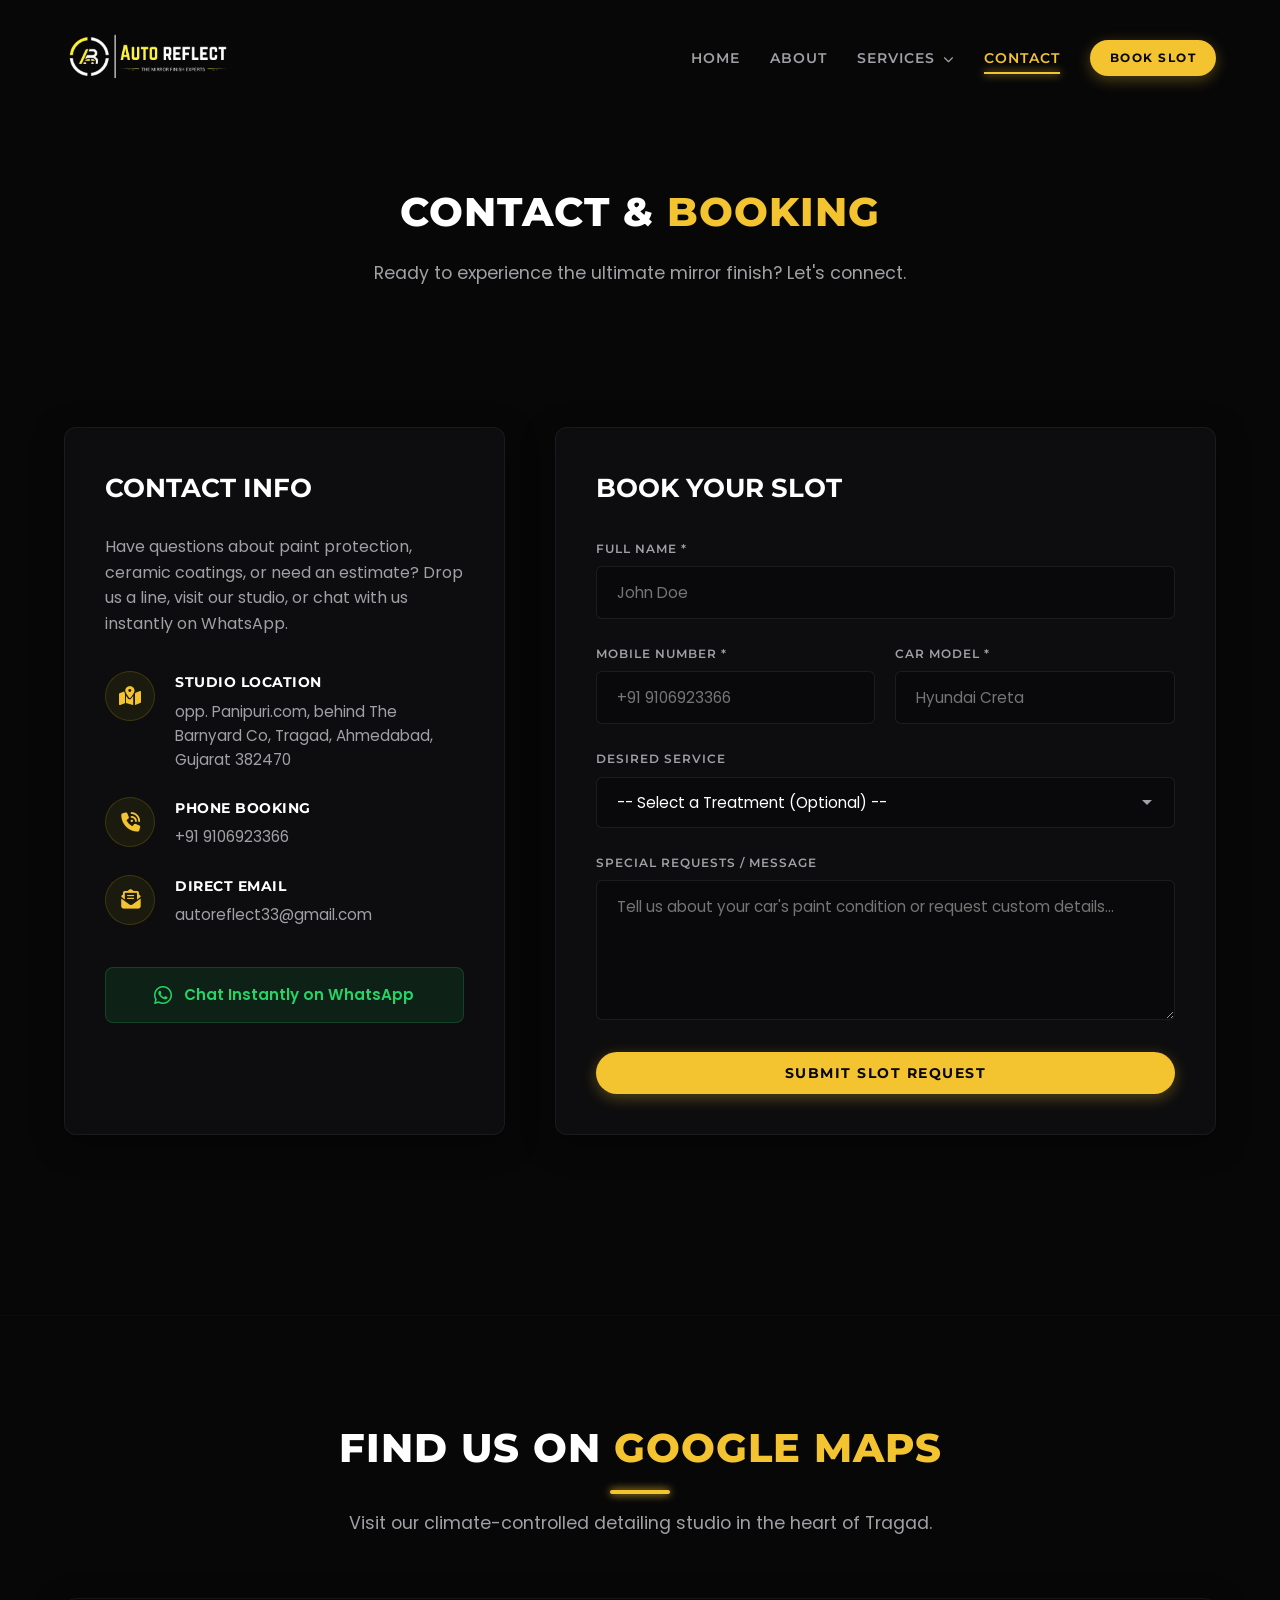
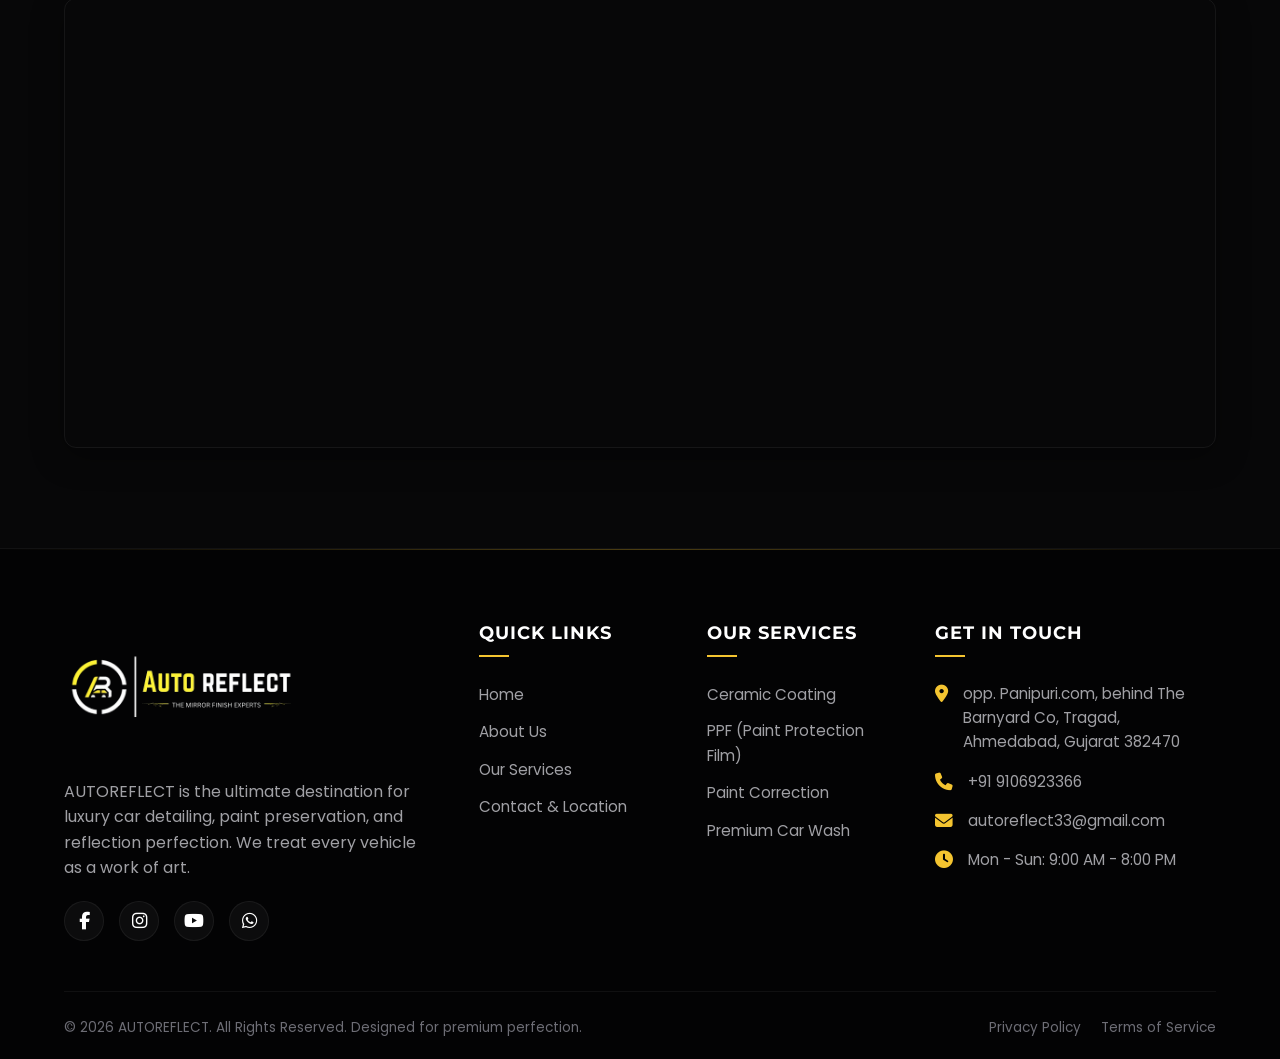
<file: contact.html>
<!DOCTYPE html>
<html lang="en">
<head>
    <meta charset="UTF-8">
    <meta name="viewport" content="width=device-width, initial-scale=1.0">
    <meta name="description" content="Book your premium detailing slot. Get in touch with AUTOREFLECT, message us directly on WhatsApp, or find our location on Google Maps.">
    <meta name="keywords" content="auto detailing, ceramic coating, paint protection film, PPF, paint correction, car wash, luxury car care, mirror finish">
    <meta name="author" content="AUTOREFLECT">
    
    <!-- Dynamic Page Title -->
    <title>Contact Us | AUTOREFLECT - The Mirror Finish Experts</title>
    
    <!-- Favicon -->
    <link rel="icon" type="image/png" href="Untitled_design__9_-removebg-preview.png">
    
    <!-- FontAwesome CDN for Premium Icons -->
    <link rel="stylesheet" href="https://cdnjs.cloudflare.com/ajax/libs/font-awesome/6.4.0/css/all.min.css" integrity="sha512-iecdLmaskl7CVkqkXNQ/ZH/XLlvWZOJyj7Yy7tcenmpD1ypASozpmT/E0iPtmFIB46ZmdtAc9eNBvH0H/ZpiBw==" crossorigin="anonymous" referrerpolicy="no-referrer" />
    
    <!-- Custom Stylesheet -->
    <link rel="stylesheet" href="style.css">
</head>
<body>

    <!-- Header Navigation -->
    <header>
        <div class="container">
            <a href="index.html" class="logo-container" aria-label="AUTOREFLECT Home">
                <img src="autoreflectpng.png" alt="AUTOREFLECT Logo" class="logo-img">
            </a>
            
            <!-- Mobile Menu Toggle Button -->
            <button class="hamburger" aria-label="Toggle Navigation menu">
                <span class="hamburger-line"></span>
                <span class="hamburger-line"></span>
                <span class="hamburger-line"></span>
            </button>
            
            <!-- Main Navigation Links -->
            <nav>
                <ul class="nav-menu">
                    <li><a href="index.html" class="nav-link">Home</a></li>
                    <li><a href="about.html" class="nav-link">About</a></li>
                    <li class="nav-item dropdown">
                        <a href="services.html" class="nav-link dropdown-toggle">Services <i class="fas fa-chevron-down" style="font-size: 0.65rem; margin-left: 3px; transition: var(--transition-fast);"></i></a>
                        <ul class="dropdown-menu">
                            <li><a href="ceramic.html" class="dropdown-link">Ceramic Coating</a></li>
                            <li><a href="ppf.html" class="dropdown-link">PPF Protection</a></li>
                            <li><a href="paint.html" class="dropdown-link">Paint Correction</a></li>
                            <li><a href="wash.html" class="dropdown-link">Premium Car Wash</a></li>
                        </ul>
                    </li>
                    <li><a href="contact.html" class="nav-link">Contact</a></li>
                    <li><a href="contact.html" class="btn btn-primary btn-glow btn-sm" style="padding: 8px 20px; font-size: 0.75rem;">Book Slot</a></li>
                </ul>
            </nav>
        </div>
    </header>

    <!-- Contact Hero Section -->
    <section class="contact-hero">
        <div class="container">
            <div class="section-header reveal" style="margin-bottom: 0;">
                <h2>Contact & <span class="highlight">Booking</span></h2>
                <p>Ready to experience the ultimate mirror finish? Let's connect.</p>
            </div>
        </div>
    </section>

    <!-- Contact Form & Info Grid -->
    <section class="contact-body" style="background-color: var(--bg-dark); padding-top: 50px;">
        <div class="container">
            <div class="contact-grid">
                
                <!-- Left Column: Info & WhatsApp -->
                <div class="contact-info-panel glass-panel reveal-left">
                    <h3>Contact Info</h3>
                    <p>Have questions about paint protection, ceramic coatings, or need an estimate? Drop us a line, visit our studio, or chat with us instantly on WhatsApp.</p>
                    
                    <div class="contact-details">
                        <!-- Address -->
                        <div class="contact-detail-item">
                            <div class="icon-box"><i class="fas fa-map-location-dot"></i></div>
                            <div class="detail-content">
                                <h4>Studio Location</h4>
                                <p>opp. Panipuri.com, behind The Barnyard Co, Tragad, Ahmedabad, Gujarat 382470</p>
                            </div>
                        </div>
                        
                        <!-- Phone -->
                        <div class="contact-detail-item">
                            <div class="icon-box"><i class="fas fa-phone-volume"></i></div>
                            <div class="detail-content">
                                <h4>Phone Booking</h4>
                                <p><a href="tel:+919106923366">+91 9106923366</a></p>
                            </div>
                        </div>
                        
                        <!-- Email -->
                        <div class="contact-detail-item">
                            <div class="icon-box"><i class="fas fa-envelope-open-text"></i></div>
                            <div class="detail-content">
                                <h4>Direct Email</h4>
                                <p><a href="mailto:autoreflect33@gmail.com">autoreflect33@gmail.com</a></p>
                            </div>
                        </div>
                    </div>

                    <!-- WhatsApp Click to Chat Banner Link -->
                    <a href="https://wa.me/919106923366?text=Hello%20AUTOREFLECT!%20I%20would%20like%20to%20inquire%20about%20booking%20a%20detailing%20slot%20for%20my%20car." 
                       target="_blank" 
                       rel="noopener noreferrer" 
                       class="whatsapp-banner">
                        <i class="fab fa-whatsapp"></i>
                        <span>Chat Instantly on WhatsApp</span>
                    </a>
                </div>

                <!-- Right Column: Interactive Form -->
                <div class="contact-form-panel glass-panel reveal-right">
                    <h3>Book Your Slot</h3>
                    <form id="detailingContactForm" novalidate>
                        <div class="form-group">
                            <label for="name" class="form-label">Full Name *</label>
                            <input type="text" id="name" name="name" class="form-control" placeholder="John Doe" required>
                        </div>

                        <div class="form-group-row">
                            <div class="form-group">
                                <label for="phone" class="form-label">Mobile Number *</label>
                                <input type="tel" id="phone" name="phone" class="form-control" placeholder="+91 9106923366" required>
                            </div>
                            <div class="form-group">
                                <label for="car" class="form-label">Car Model *</label>
                                <input type="text" id="car" name="car" class="form-control" placeholder="Hyundai Creta" required>
                            </div>
                        </div>

                        <div class="form-group">
                            <label for="service" class="form-label">Desired Service</label>
                            <select id="service" name="service" class="form-control" style="appearance: none; background-image: url('data:image/svg+xml;utf8,<svg fill=%22%23a0a0a5%22 height=%2224%22 viewBox=%220 0 24 24%22 width=%2224%22 xmlns=%22http://www.w3.org/2000/svg%22><path d=%22M7 10l5 5 5-5z%22/><path d=%22M0 0h24v24H0z%22 fill=%22none%22/></svg>'); background-repeat: no-repeat; background-position: right 15px center;">
                                <option value="">-- Select a Treatment (Optional) --</option>
                                <option value="Ceramic Coating">Ceramic Coating</option>
                                <option value="PPF Protection Film">PPF (Paint Protection Film)</option>
                                <option value="Paint Correction">Paint Correction</option>
                                <option value="Premium Car Wash">Premium Car Wash</option>
                            </select>
                        </div>

                        <div class="form-group">
                            <label for="message" class="form-label">Special Requests / Message</label>
                            <textarea id="message" name="message" class="form-control" placeholder="Tell us about your car's paint condition or request custom details..."></textarea>
                        </div>

                        <button type="submit" class="btn btn-primary btn-glow">Submit Slot Request</button>
                    </form>
                </div>

            </div>
        </div>
    </section>

    <!-- Google Map Section (IMPORTANT) -->
    <section class="map-section" style="background-color: var(--bg-dark); border-top: 1px solid rgba(255, 255, 255, 0.02);">
        <div class="container">
            <div class="section-header reveal">
                <h2>Find Us on <span class="highlight">Google Maps</span></h2>
                <p>Visit our climate-controlled detailing studio in the heart of Tragad.</p>
            </div>
            
            <!-- Bordered Container with Shadow Glow Effect -->
            <div class="map-container reveal">
                <iframe 
                    src="https://www.google.com/maps/embed?pb=!1m18!1m12!1m3!1d3669.035000738328!2d72.5602595750953!3d23.132395879097032!2m3!1f0!2f0!3f0!3m2!1i1024!2i768!4f13.1!3m3!1m2!1s0x395e83006dd39b3f%3A0x8716a1ebf8a7e36e!2sAuto%20Reflect!5e0!3m2!1sen!2sin!4v1780506009404!5m2!1sen!2sin" 
                    allowfullscreen="" 
                    loading="lazy" 
                    referrerpolicy="no-referrer-when-downgrade"
                    title="AUTOREFLECT Studio Location Map">
                </iframe>
            </div>
        </div>
    </section>

    <!-- Footer Section -->
    <footer>
        <div class="container">
            <div class="footer-grid">
                <!-- Column 1: About & Branding -->
                <div class="footer-col footer-about">
                    <a href="index.html" class="logo-container" style="margin-bottom: 20px; display: inline-flex;">
                        <img src="autoreflectpng.png" alt="AUTOREFLECT Logo" class="logo-img">
                    </a>
                    <p>AUTOREFLECT is the ultimate destination for luxury car detailing, paint preservation, and reflection perfection. We treat every vehicle as a work of art.</p>
                    <div class="social-links">
                        <a href="https://facebook.com" target="_blank" rel="noopener noreferrer" class="social-icon" aria-label="Facebook"><i class="fab fa-facebook-f"></i></a>
                        <a href="https://www.instagram.com/autoreflectofficial?igsh=MTJyOGkwbnFkZjRxNw==" target="_blank" rel="noopener noreferrer" class="social-icon" aria-label="Instagram"><i class="fab fa-instagram"></i></a>
                        <a href="https://youtube.com/@autoreflect33?si=MOmMUop_4ER_bFYG" target="_blank" rel="noopener noreferrer" class="social-icon" aria-label="YouTube"><i class="fab fa-youtube"></i></a>
                        <a href="https://wa.me/919106923366" target="_blank" rel="noopener noreferrer" class="social-icon" aria-label="WhatsApp"><i class="fab fa-whatsapp"></i></a>
                    </div>
                </div>

                <!-- Column 2: Quick Links -->
                <div class="footer-col">
                    <h4>Quick Links</h4>
                    <ul class="footer-links">
                        <li><a href="index.html">Home</a></li>
                        <li><a href="about.html">About Us</a></li>
                        <li><a href="services.html">Our Services</a></li>
                        <li><a href="contact.html">Contact & Location</a></li>
                    </ul>
                </div>

                <!-- Column 3: Services -->
                <div class="footer-col">
                    <h4>Our Services</h4>
                    <ul class="footer-links">
                        <li><a href="ceramic.html">Ceramic Coating</a></li>
                        <li><a href="ppf.html">PPF (Paint Protection Film)</a></li>
                        <li><a href="paint.html">Paint Correction</a></li>
                        <li><a href="wash.html">Premium Car Wash</a></li>
                    </ul>
                </div>

                <!-- Column 4: Contact Info -->
                <div class="footer-col footer-contact">
                    <h4>Get In Touch</h4>
                    <ul>
                        <li>
                            <i class="fas fa-map-marker-alt"></i>
                            <span>opp. Panipuri.com, behind The Barnyard Co, Tragad, Ahmedabad, Gujarat 382470</span>
                        </li>
                        <li>
                            <i class="fas fa-phone"></i>
                            <a href="tel:+919106923366">+91 9106923366</a>
                        </li>
                        <li>
                            <i class="fas fa-envelope"></i>
                            <a href="mailto:autoreflect33@gmail.com">autoreflect33@gmail.com</a>
                        </li>
                        <li>
                            <i class="fas fa-clock"></i>
                            <span>Mon - Sun: 9:00 AM - 8:00 PM</span>
                        </li>
                    </ul>
                </div>
            </div>

            <!-- Footer Bottom -->
            <div class="footer-bottom">
                <div class="copyright">
                    &copy; 2026 AUTOREFLECT. All Rights Reserved. Designed for premium perfection.
                </div>
                <div class="footer-legal">
                    <a href="#">Privacy Policy</a>
                    <a href="#">Terms of Service</a>
                </div>
            </div>
        </div>
    </footer>

    <!-- Custom Script -->
    <script src="script.js"></script>
</body>
</html>
</file>
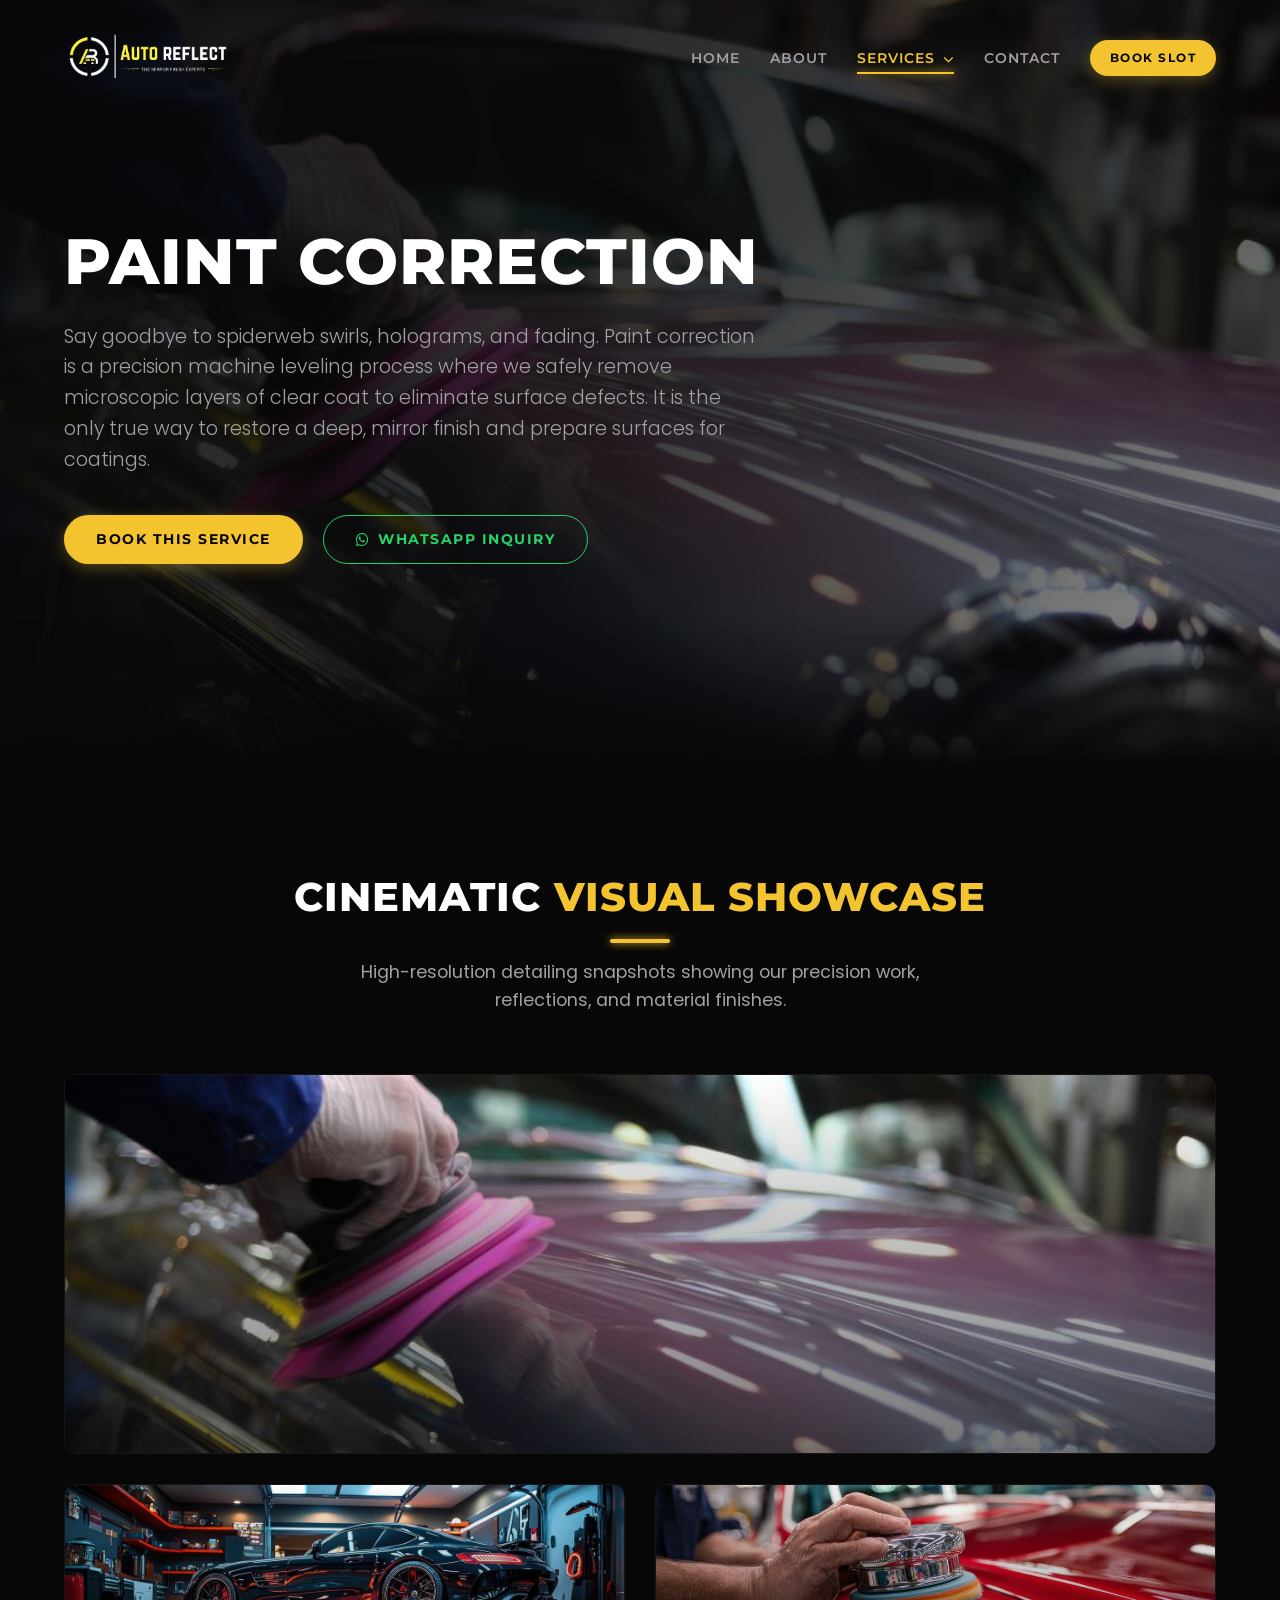
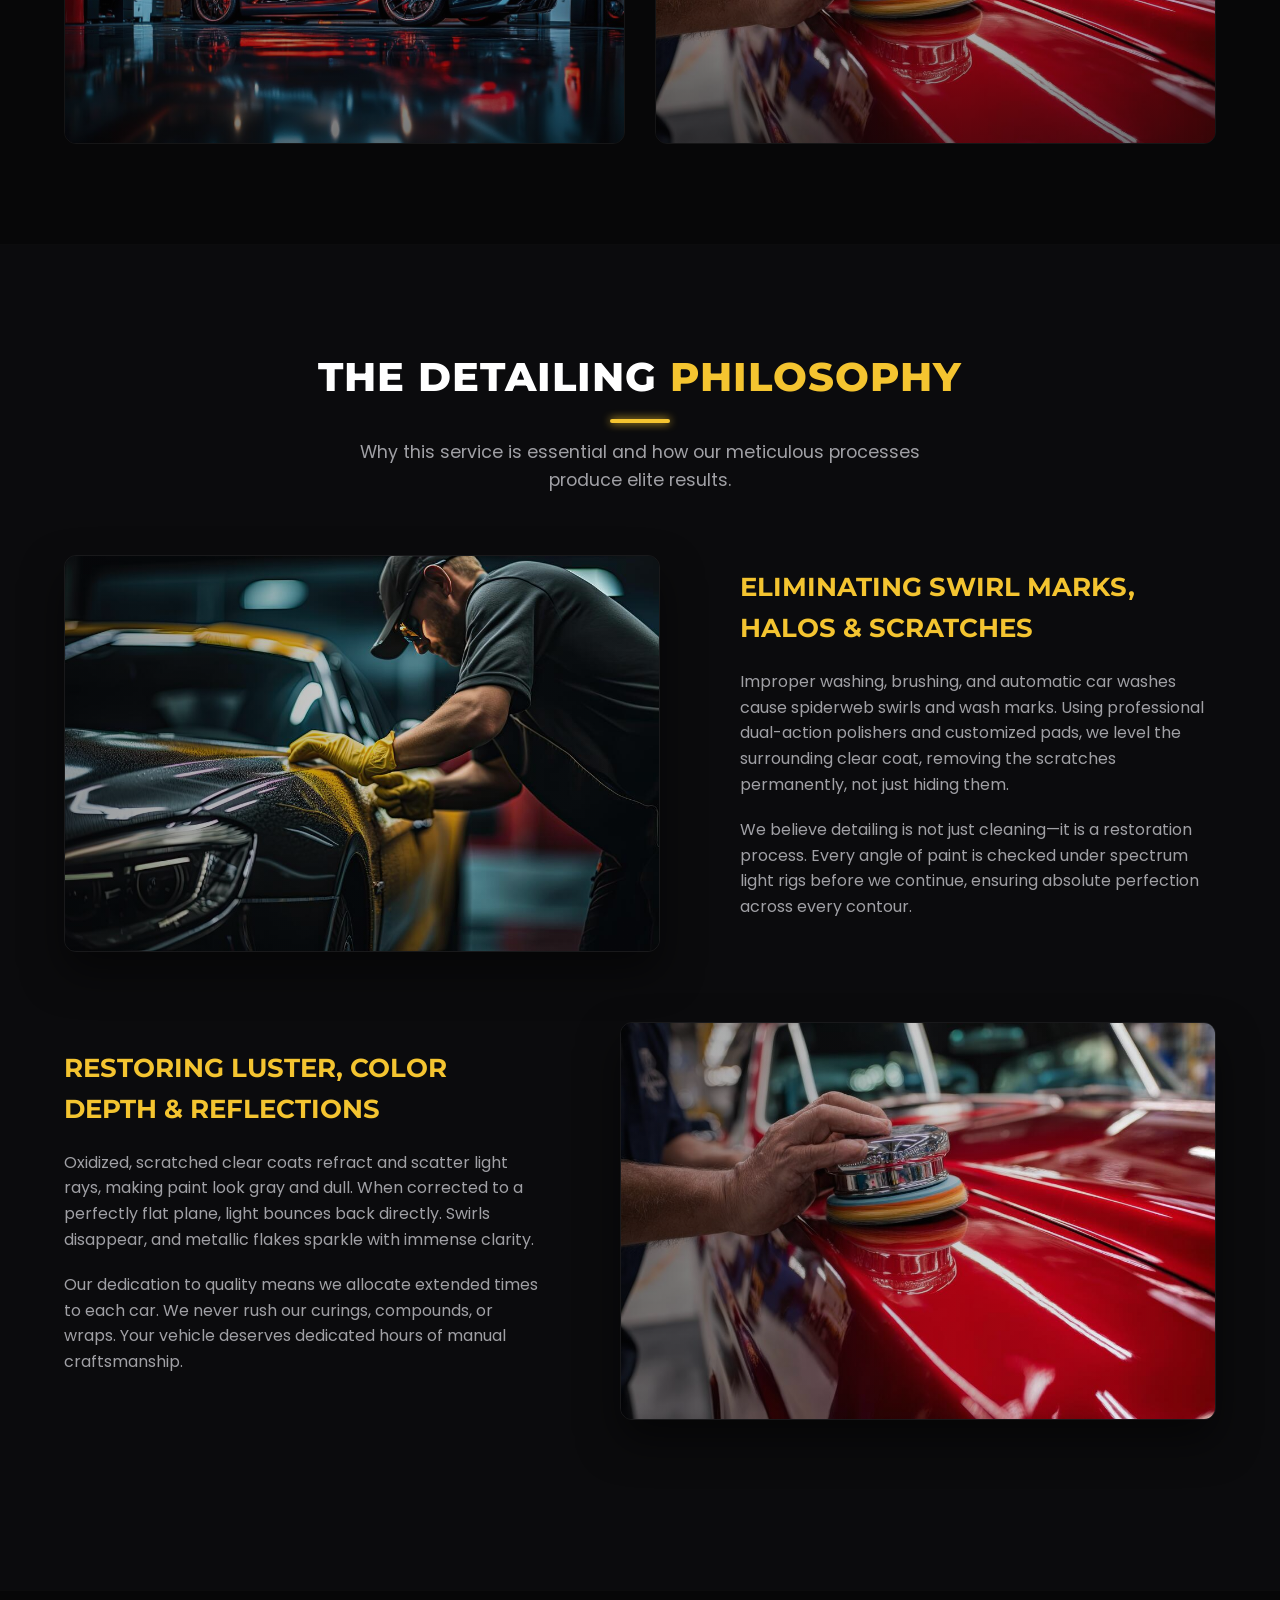
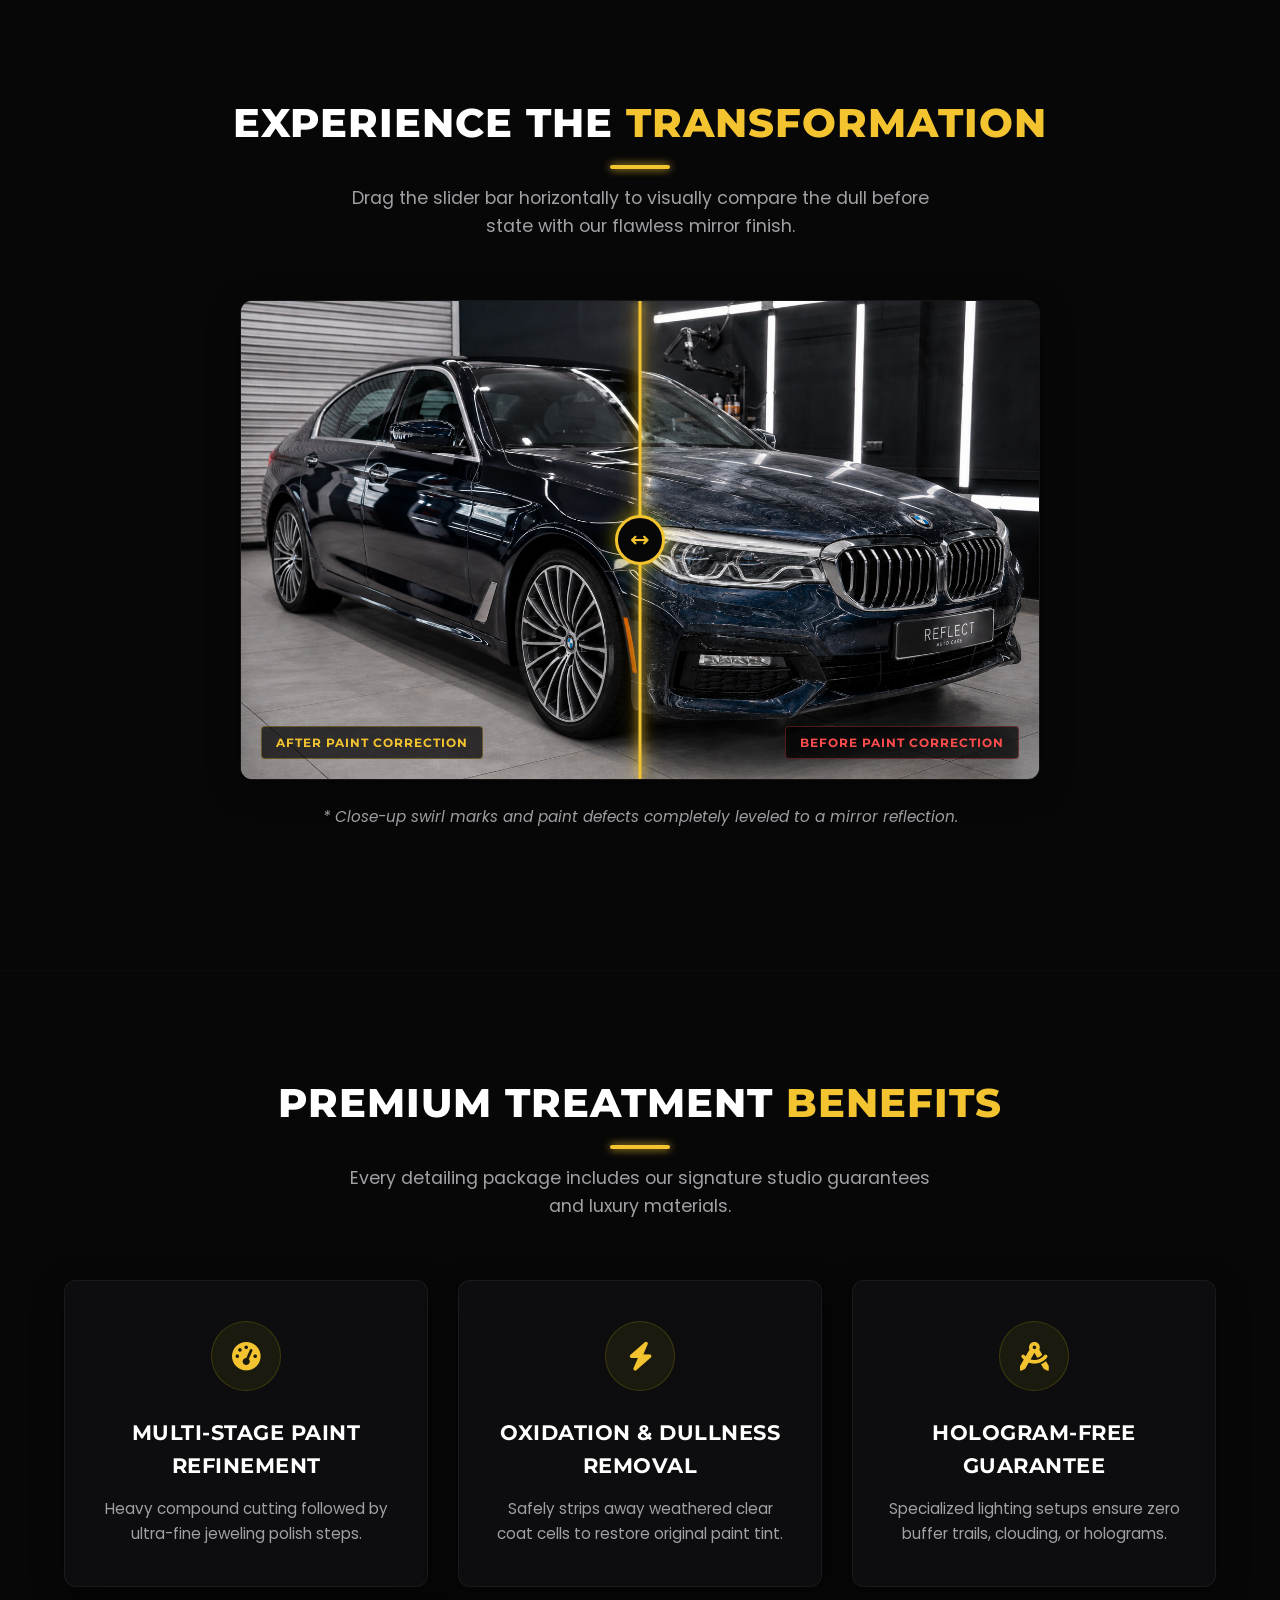
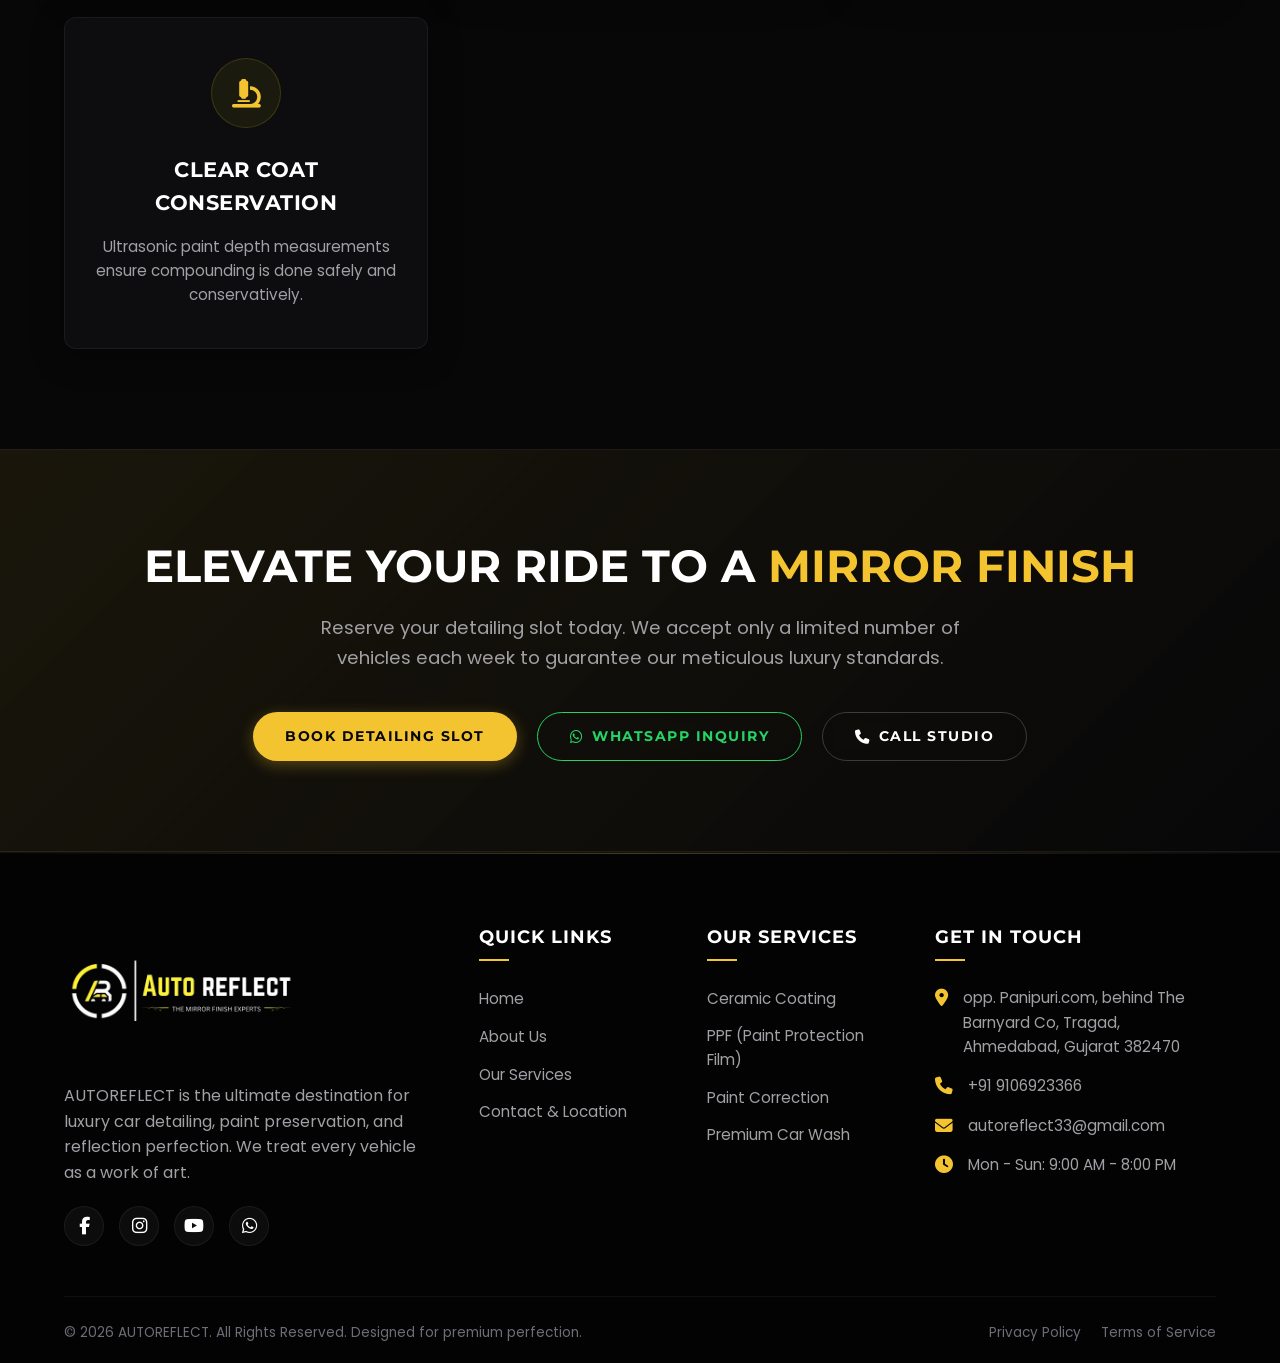
<file: paint.html>
<!DOCTYPE html>
<html lang="en">

<head>
    <meta charset="UTF-8">
    <meta name="viewport" content="width=device-width, initial-scale=1.0">
    <meta name="description"
        content="Flawless Paint Scratch & Swirl Eradication at AUTOREFLECT. Restoring absolute showroom depth and mirror finish to your car paint.">
    <meta name="keywords"
        content="auto detailing, paint correction, swirl removal, car polishing, scratches, paint restoration, luxury car care, mirror finish">
    <meta name="author" content="AUTOREFLECT">

    <!-- Dynamic Page Title -->
    <title>Paint Correction | AUTOREFLECT - The Mirror Finish Experts</title>

    <!-- Favicon -->
    <link rel="icon" type="image/png" href="Untitled_design__9_-removebg-preview.png">

    <!-- FontAwesome CDN for Premium Icons -->
    <link rel="stylesheet" href="https://cdnjs.cloudflare.com/ajax/libs/font-awesome/6.4.0/css/all.min.css"
        integrity="sha512-iecdLmaskl7CVkqkXNQ/ZH/XLlvWZOJyj7Yy7tcenmpD1ypASozpmT/E0iPtmFIB46ZmdtAc9eNBvH0H/ZpiBw=="
        crossorigin="anonymous" referrerpolicy="no-referrer" />

    <!-- Custom Stylesheet -->
    <link rel="stylesheet" href="style.css">
</head>

<body>

    <!-- Header Navigation -->
    <header>
        <div class="container">
            <a href="index.html" class="logo-container" aria-label="AUTOREFLECT Home">
                <img src="autoreflectpng.png" alt="AUTOREFLECT Logo" class="logo-img">
            </a>

            <!-- Mobile Menu Toggle Button -->
            <button class="hamburger" aria-label="Toggle Navigation menu">
                <span class="hamburger-line"></span>
                <span class="hamburger-line"></span>
                <span class="hamburger-line"></span>
            </button>

            <!-- Main Navigation Links -->
            <nav>
                <ul class="nav-menu">
                    <li><a href="index.html" class="nav-link">Home</a></li>
                    <li><a href="about.html" class="nav-link">About</a></li>
                    <li class="nav-item dropdown">
                        <a href="services.html" class="nav-link dropdown-toggle">Services <i class="fas fa-chevron-down"
                                style="font-size: 0.65rem; margin-left: 3px; transition: var(--transition-fast);"></i></a>
                        <ul class="dropdown-menu">
                            <li><a href="ceramic.html" class="dropdown-link">Ceramic Coating</a></li>
                            <li><a href="ppf.html" class="dropdown-link">PPF Protection</a></li>
                            <li><a href="paint.html" class="dropdown-link">Paint Correction</a></li>
                            <li><a href="wash.html" class="dropdown-link">Premium Car Wash</a></li>
                        </ul>
                    </li>
                    <li><a href="contact.html" class="nav-link">Contact</a></li>
                    <li><a href="contact.html" class="btn btn-primary btn-glow btn-sm"
                            style="padding: 8px 20px; font-size: 0.75rem;">Book Slot</a></li>
                </ul>
            </nav>
        </div>
    </header>

    <!-- Dynamic Service Hero Section -->
    <section class="hero" style="height: 85vh; min-height: 550px;">
        <div class="hero-bg" style="background-image: url('P1.jpeg');"></div>
        <div class="hero-overlay"></div>

        <div class="container">
            <div class="hero-content">
                <br>
                <h1 class="hero-title reveal">Paint Correction</h1>
                <p class="hero-subtitle reveal delay-100" style="max-width: 700px;">Say goodbye to spiderweb swirls,
                    holograms, and fading. Paint correction is a precision machine leveling process where we safely
                    remove microscopic layers of clear coat to eliminate surface defects. It is the only true way to
                    restore a deep, mirror finish and prepare surfaces for coatings.</p>
                <div class="hero-buttons reveal delay-200">
                    <a href="contact.html?service=paint" class="btn btn-primary btn-glow">Book This Service</a>
                    <a href="https://wa.me/919106923366?text=Hello%20AUTOREFLECT,%20I%20would%20like%20to%20book%20a%20Paint%20Correction%20package."
                        target="_blank" rel="noopener noreferrer" class="btn btn-secondary"
                        style="border-color: #25d366; color: #25d366;">
                        <i class="fab fa-whatsapp" style="margin-right: 8px;"></i> WhatsApp Inquiry
                    </a>
                </div>
            </div>
        </div>
    </section>

    <!-- UNIQUE IMAGE LAYOUT SECTION (Visual Variety) -->
    <section class="showcase-gallery"
        style="background-color: var(--bg-dark); border-bottom: 1px solid rgba(255, 255, 255, 0.02);">
        <div class="container">
            <div class="section-header reveal">
                <h2>Cinematic <span class="highlight">Visual Showcase</span></h2>
                <p>High-resolution detailing snapshots showing our precision work, reflections, and material finishes.
                </p>
            </div>

            <div class="showcase-grid-wrapper reveal">
                <!-- Layout 3: Horizontal widescreen layout + split blocks -->
                <div class="layout-widescreen-split">
                    <div class="wide-banner">
                        <div class="gallery-img-container">
                            <img src="P1.jpeg" alt="Paint Correction rotary machine compounding">
                            <div class="img-overlay-glow"></div>
                        </div>
                    </div>
                    <div class="split-cols">
                        <div class="split-col-img">
                            <div class="gallery-img-container">
                                <img src="P4.jpg" alt="Paint correction paint swirl inspection">
                                <div class="img-overlay-glow"></div>
                            </div>
                        </div>
                        <div class="split-col-img">
                            <div class="gallery-img-container">
                                <img src="P3.jpeg" alt="Paint correction final glossy buffer finish">
                                <div class="img-overlay-glow"></div>
                            </div>
                        </div>
                    </div>
                </div>
            </div>
        </div>
    </section>

    <!-- SERVICE STORY SECTION (storytelling contents) -->
    <section class="service-story" style="background-color: #0b0b0d;">
        <div class="container">
            <div class="section-header reveal">
                <h2>The Detailing <span class="highlight">Philosophy</span></h2>
                <p>Why this service is essential and how our meticulous processes produce elite results.</p>
            </div>

            <!-- Story Step 1 -->
            <div class="about-intro-grid" style="grid-template-columns: 1.2fr 1fr; margin-bottom: 70px;">
                <!-- Image left, text right -->
                <div class="about-img-container reveal-left">
                    <div class="about-img-frame">
                        <img src="P2.jpeg" alt="Eliminating Swirl Marks, Halos & Scratches">
                    </div>
                </div>
                <div class="about-intro-text reveal-right" style="padding-left: 20px;">
                    <h3 style="font-size: 1.6rem; color: var(--primary-yellow);">Eliminating Swirl Marks, Halos &
                        Scratches</h3>
                    <p>Improper washing, brushing, and automatic car washes cause spiderweb swirls and wash marks. Using
                        professional dual-action polishers and customized pads, we level the surrounding clear coat,
                        removing the scratches permanently, not just hiding them.</p>
                    <p>We believe detailing is not just cleaning—it is a restoration process. Every angle of paint is
                        checked under spectrum light rigs before we continue, ensuring absolute perfection across every
                        contour.</p>
                </div>
            </div>

            <!-- Story Step 2 -->
            <div class="about-intro-grid" style="grid-template-columns: 1fr 1.2fr; margin-bottom: 70px;">
                <!-- Text left, image right -->
                <div class="about-intro-text reveal-left" style="padding-right: 20px;">
                    <h3 style="font-size: 1.6rem; color: var(--primary-yellow);">Restoring Luster, Color Depth &
                        Reflections</h3>
                    <p>Oxidized, scratched clear coats refract and scatter light rays, making paint look gray and dull.
                        When corrected to a perfectly flat plane, light bounces back directly. Swirls disappear, and
                        metallic flakes sparkle with immense clarity.</p>
                    <p>Our dedication to quality means we allocate extended times to each car. We never rush our
                        curings, compounds, or wraps. Your vehicle deserves dedicated hours of manual craftsmanship.</p>
                </div>
                <div class="about-img-container reveal-right">
                    <div class="about-img-frame">
                        <img src="P3.jpeg" alt="Restoring Luster, Color Depth & Reflections">
                    </div>
                </div>
            </div>
        </div>
    </section>

    <!-- BEFORE / AFTER INTERACTIVE COMPARISON SECTION -->
    <section class="before-after-section"
        style="background-color: var(--bg-dark); border-top: 1px solid rgba(255, 255, 255, 0.02); border-bottom: 1px solid rgba(255, 255, 255, 0.02);">
        <div class="container">
            <div class="section-header reveal">
                <h2>Experience the <span class="highlight">Transformation</span></h2>
                <p>Drag the slider bar horizontally to visually compare the dull before state with our flawless mirror
                    finish.</p>
            </div>

            <div class="before-after-wrapper reveal">
                <!-- Sliding Comparison Widget -->
                <div class="before-after-slider-container">
                    <!-- Before image (Z-Index 1) -->
                    <div class="before-after-img-wrapper before-img">
                        <img src="printb.png" alt="Before treatment">
                    </div>
                    <!-- After image (Z-Index 2, dynamic clipping) -->
                    <div class="before-after-img-wrapper after-img">
                        <img src="printa.png" alt="After treatment finish">
                    </div>

                    <!-- Labels placed directly in container to avoid clip-path issues -->
                    <span class="slider-label label-before">Before Paint Correction</span>
                    <span class="slider-label label-after">After Paint Correction</span>

                    <!-- Input slider range control (Z-Index 10) -->
                    <input type="range" min="0" max="100" value="50" class="slider-handle"
                        aria-label="Before and After slide trigger">

                    <!-- Visual Divider Bar (Z-Index 5) -->
                    <div class="slider-bar"></div>

                    <!-- Visual Floating Button (Z-Index 6) -->
                    <div class="slider-button">
                        <i class="fas fa-arrows-left-right"></i>
                    </div>
                </div>

                <p style="color: var(--text-gray); margin-top: 25px; font-style: italic; font-size: 0.95rem;">
                    * Close-up swirl marks and paint defects completely leveled to a mirror reflection.
                </p>
            </div>
        </div>
    </section>

    <!-- PREMIUM FEATURES SECTION -->
    <section class="service-features-section" style="background-color: var(--bg-dark);">
        <div class="container">
            <div class="section-header reveal">
                <h2>Premium Treatment <span class="highlight">Benefits</span></h2>
                <p>Every detailing package includes our signature studio guarantees and luxury materials.</p>
            </div>

            <div class="why-grid">
                <!-- Feature Card 1 -->
                <div class="why-card glass-panel reveal delay-100">
                    <div class="icon-box">
                        <i class="fas fa-gauge-high"></i>
                    </div>
                    <h3>Multi-Stage Paint Refinement</h3>
                    <p>Heavy compound cutting followed by ultra-fine jeweling polish steps.</p>
                </div>
                <!-- Feature Card 2 -->
                <div class="why-card glass-panel reveal delay-200">
                    <div class="icon-box">
                        <i class="fas fa-bolt"></i>
                    </div>
                    <h3>Oxidation & Dullness Removal</h3>
                    <p>Safely strips away weathered clear coat cells to restore original paint tint.</p>
                </div>
                <!-- Feature Card 3 -->
                <div class="why-card glass-panel reveal delay-300">
                    <div class="icon-box">
                        <i class="fas fa-compass-drafting"></i>
                    </div>
                    <h3>Hologram-Free Guarantee</h3>
                    <p>Specialized lighting setups ensure zero buffer trails, clouding, or holograms.</p>
                </div>
                <!-- Feature Card 4 -->
                <div class="why-card glass-panel reveal delay-400">
                    <div class="icon-box">
                        <i class="fas fa-microscope"></i>
                    </div>
                    <h3>Clear Coat Conservation</h3>
                    <p>Ultrasonic paint depth measurements ensure compounding is done safely and conservatively.</p>
                </div>
            </div>
        </div>
    </section>

    <!-- LUXURY CALL TO ACTION BANNER -->
    <section class="cta-banner"
        style="background: linear-gradient(135deg, rgba(244, 196, 48, 0.08) 0%, rgba(7, 7, 8, 0.95) 100%); border-top: 1px solid var(--border-color); border-bottom: 1px solid var(--border-color); padding: 90px 0;">
        <div class="container" style="text-align: center;">
            <h2 class="reveal"
                style="font-family: var(--font-heading); font-size: 2.8rem; text-transform: uppercase; margin-bottom: 20px; line-height: 1.2;">
                Elevate Your Ride to a <span class="highlight">Mirror Finish</span></h2>
            <p class="reveal delay-100"
                style="color: var(--text-gray); max-width: 650px; margin: 0 auto 40px; font-size: 1.15rem;">Reserve your
                detailing slot today. We accept only a limited number of vehicles each week to guarantee our meticulous
                luxury standards.</p>

            <div class="reveal delay-200" style="display: flex; gap: 20px; justify-content: center; flex-wrap: wrap;">
                <a href="contact.html?service=paint" class="btn btn-primary btn-glow btn-lg">Book Detailing Slot</a>
                <a href="https://wa.me/919106923366?text=Hello%20AUTOREFLECT,%20I%20would%20like%20to%20book%20a%20Paint%20Correction%20package."
                    target="_blank" rel="noopener noreferrer" class="btn btn-secondary btn-lg"
                    style="border-color: #25d366; color: #25d366;">
                    <i class="fab fa-whatsapp" style="margin-right: 8px;"></i> WhatsApp Inquiry
                </a>
                <a href="tel:+919106923366" class="btn btn-secondary btn-lg">
                    <i class="fas fa-phone" style="margin-right: 8px;"></i> Call Studio
                </a>
            </div>
        </div>
    </section>

    <!-- Footer Section -->
    <footer>
        <div class="container">
            <div class="footer-grid">
                <!-- Column 1: About & Branding -->
                <div class="footer-col footer-about">
                    <a href="index.html" class="logo-container" style="margin-bottom: 20px; display: inline-flex;">
                        <img src="autoreflectpng.png" alt="AUTOREFLECT Logo" class="logo-img">
                    </a>
                    <p>AUTOREFLECT is the ultimate destination for luxury car detailing, paint preservation, and
                        reflection perfection. We treat every vehicle as a work of art.</p>
                    <div class="social-links">
                        <a href="https://facebook.com" target="_blank" rel="noopener noreferrer" class="social-icon"
                            aria-label="Facebook"><i class="fab fa-facebook-f"></i></a>
                        <a href="https://www.instagram.com/autoreflectofficial?igsh=MTJyOGkwbnFkZjRxNw=="
                            target="_blank" rel="noopener noreferrer" class="social-icon" aria-label="Instagram"><i
                                class="fab fa-instagram"></i></a>
                        <a href="https://youtube.com/@autoreflect33?si=MOmMUop_4ER_bFYG" target="_blank"
                            rel="noopener noreferrer" class="social-icon" aria-label="YouTube"><i
                                class="fab fa-youtube"></i></a>
                        <a href="https://wa.me/919106923366" target="_blank" rel="noopener noreferrer"
                            class="social-icon" aria-label="WhatsApp"><i class="fab fa-whatsapp"></i></a>
                    </div>
                </div>

                <!-- Column 2: Quick Links -->
                <div class="footer-col">
                    <h4>Quick Links</h4>
                    <ul class="footer-links">
                        <li><a href="index.html">Home</a></li>
                        <li><a href="about.html">About Us</a></li>
                        <li><a href="services.html">Our Services</a></li>
                        <li><a href="contact.html">Contact & Location</a></li>
                    </ul>
                </div>

                <!-- Column 3: Services -->
                <div class="footer-col">
                    <h4>Our Services</h4>
                    <ul class="footer-links">
                        <li><a href="ceramic.html">Ceramic Coating</a></li>
                        <li><a href="ppf.html">PPF (Paint Protection Film)</a></li>
                        <li><a href="paint.html">Paint Correction</a></li>
                        <li><a href="wash.html">Premium Car Wash</a></li>
                    </ul>
                </div>

                <!-- Column 4: Contact Info -->
                <div class="footer-col footer-contact">
                    <h4>Get In Touch</h4>
                    <ul>
                        <li>
                            <i class="fas fa-map-marker-alt"></i>
                            <span>opp. Panipuri.com, behind The Barnyard Co, Tragad, Ahmedabad, Gujarat 382470</span>
                        </li>
                        <li>
                            <i class="fas fa-phone"></i>
                            <a href="tel:+919106923366">+91 9106923366</a>
                        </li>
                        <li>
                            <i class="fas fa-envelope"></i>
                            <a href="mailto:autoreflect33@gmail.com">autoreflect33@gmail.com</a>
                        </li>
                        <li>
                            <i class="fas fa-clock"></i>
                            <span>Mon - Sun: 9:00 AM - 8:00 PM</span>
                        </li>
                    </ul>
                </div>
            </div>

            <!-- Footer Bottom -->
            <div class="footer-bottom">
                <div class="copyright">
                    &copy; 2026 AUTOREFLECT. All Rights Reserved. Designed for premium perfection.
                </div>
                <div class="footer-legal">
                    <a href="#">Privacy Policy</a>
                    <a href="#">Terms of Service</a>
                </div>
            </div>
        </div>
    </footer>

    <!-- Custom Script -->
    <script src="script.js"></script>
</body>

</html>
</file>
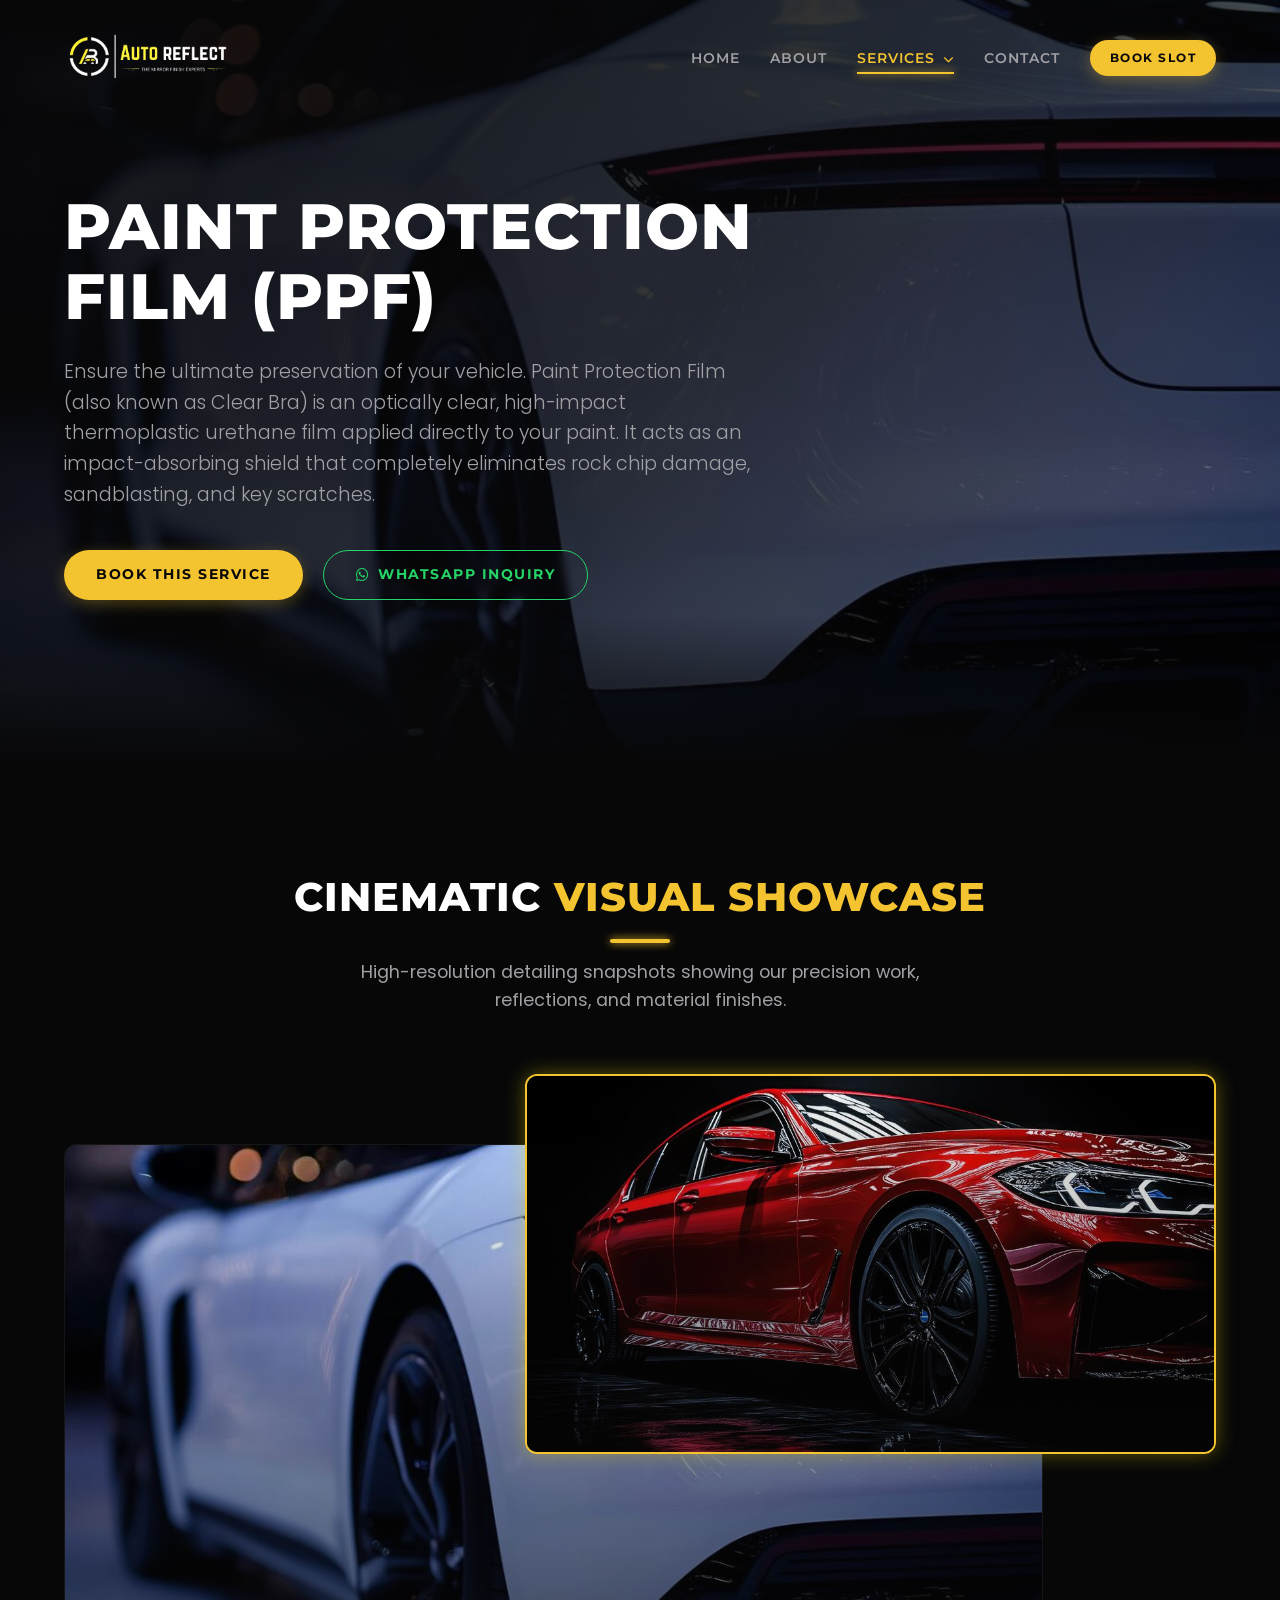
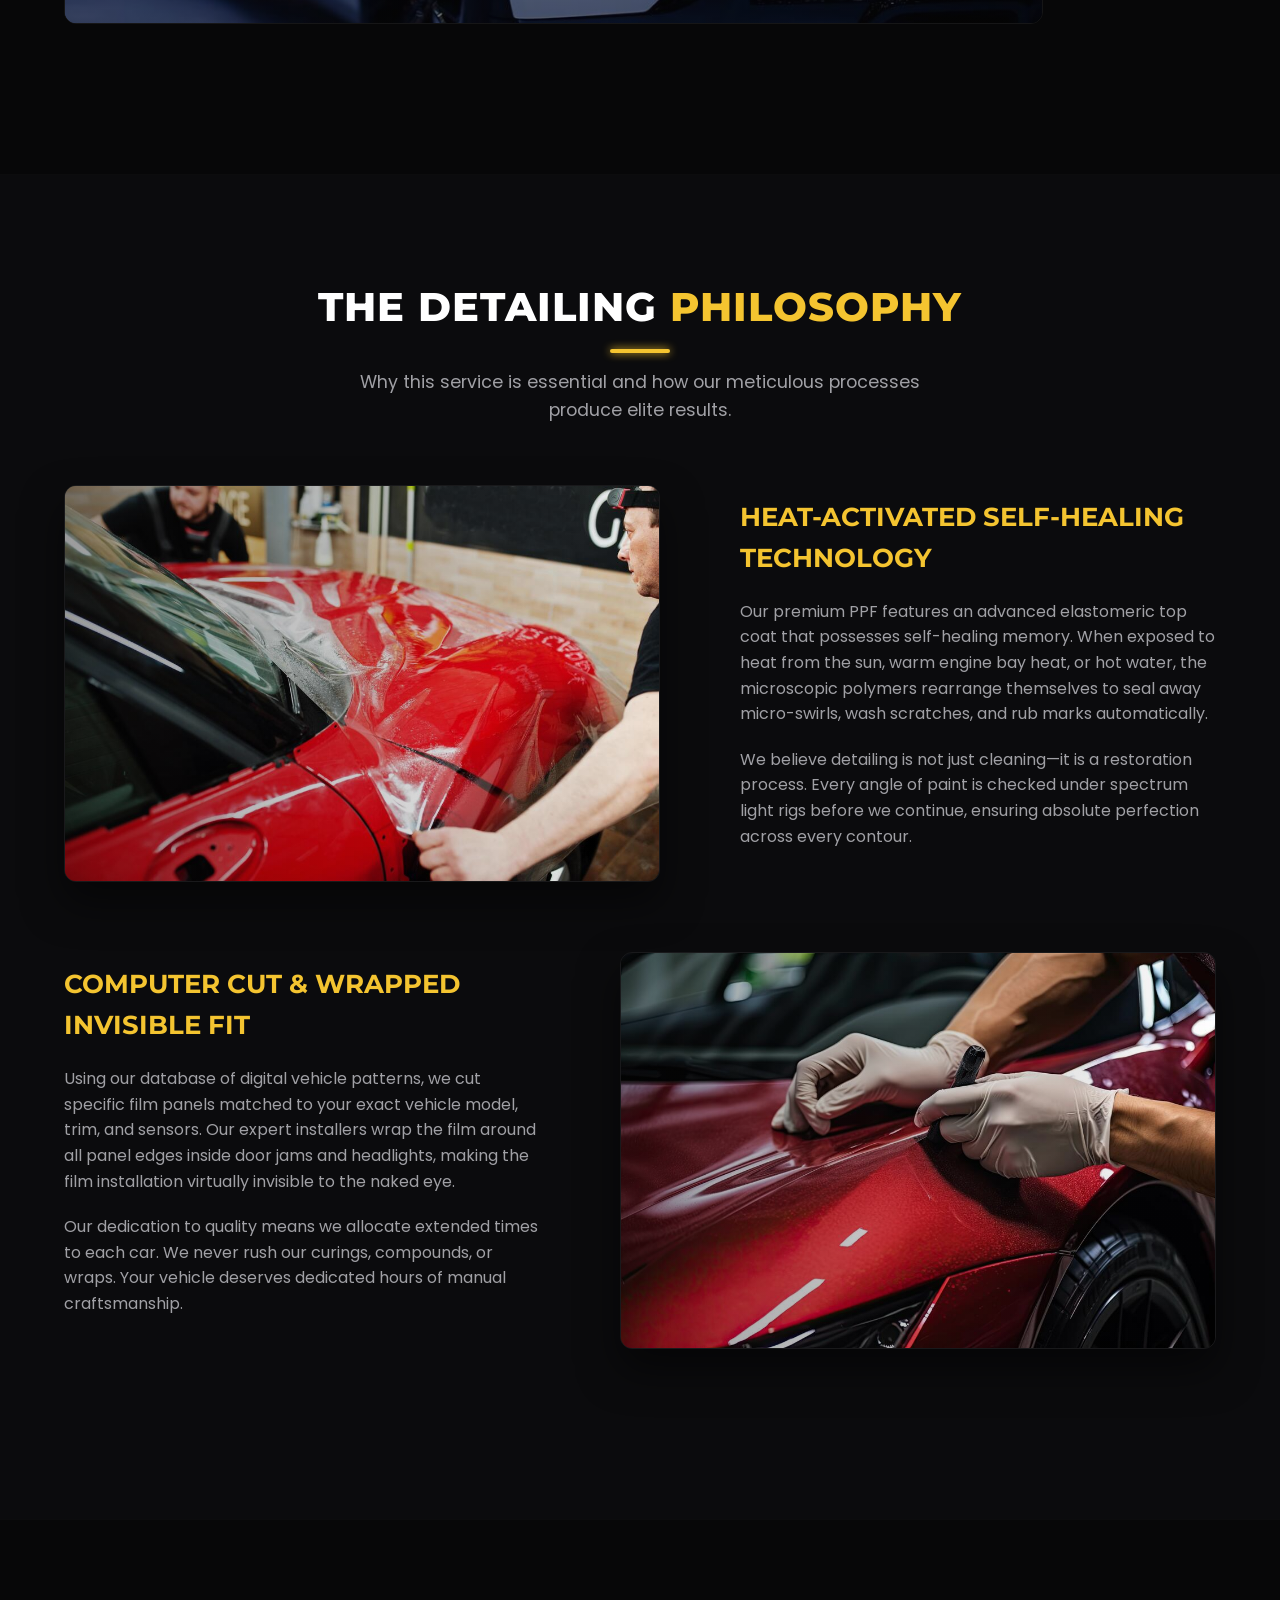
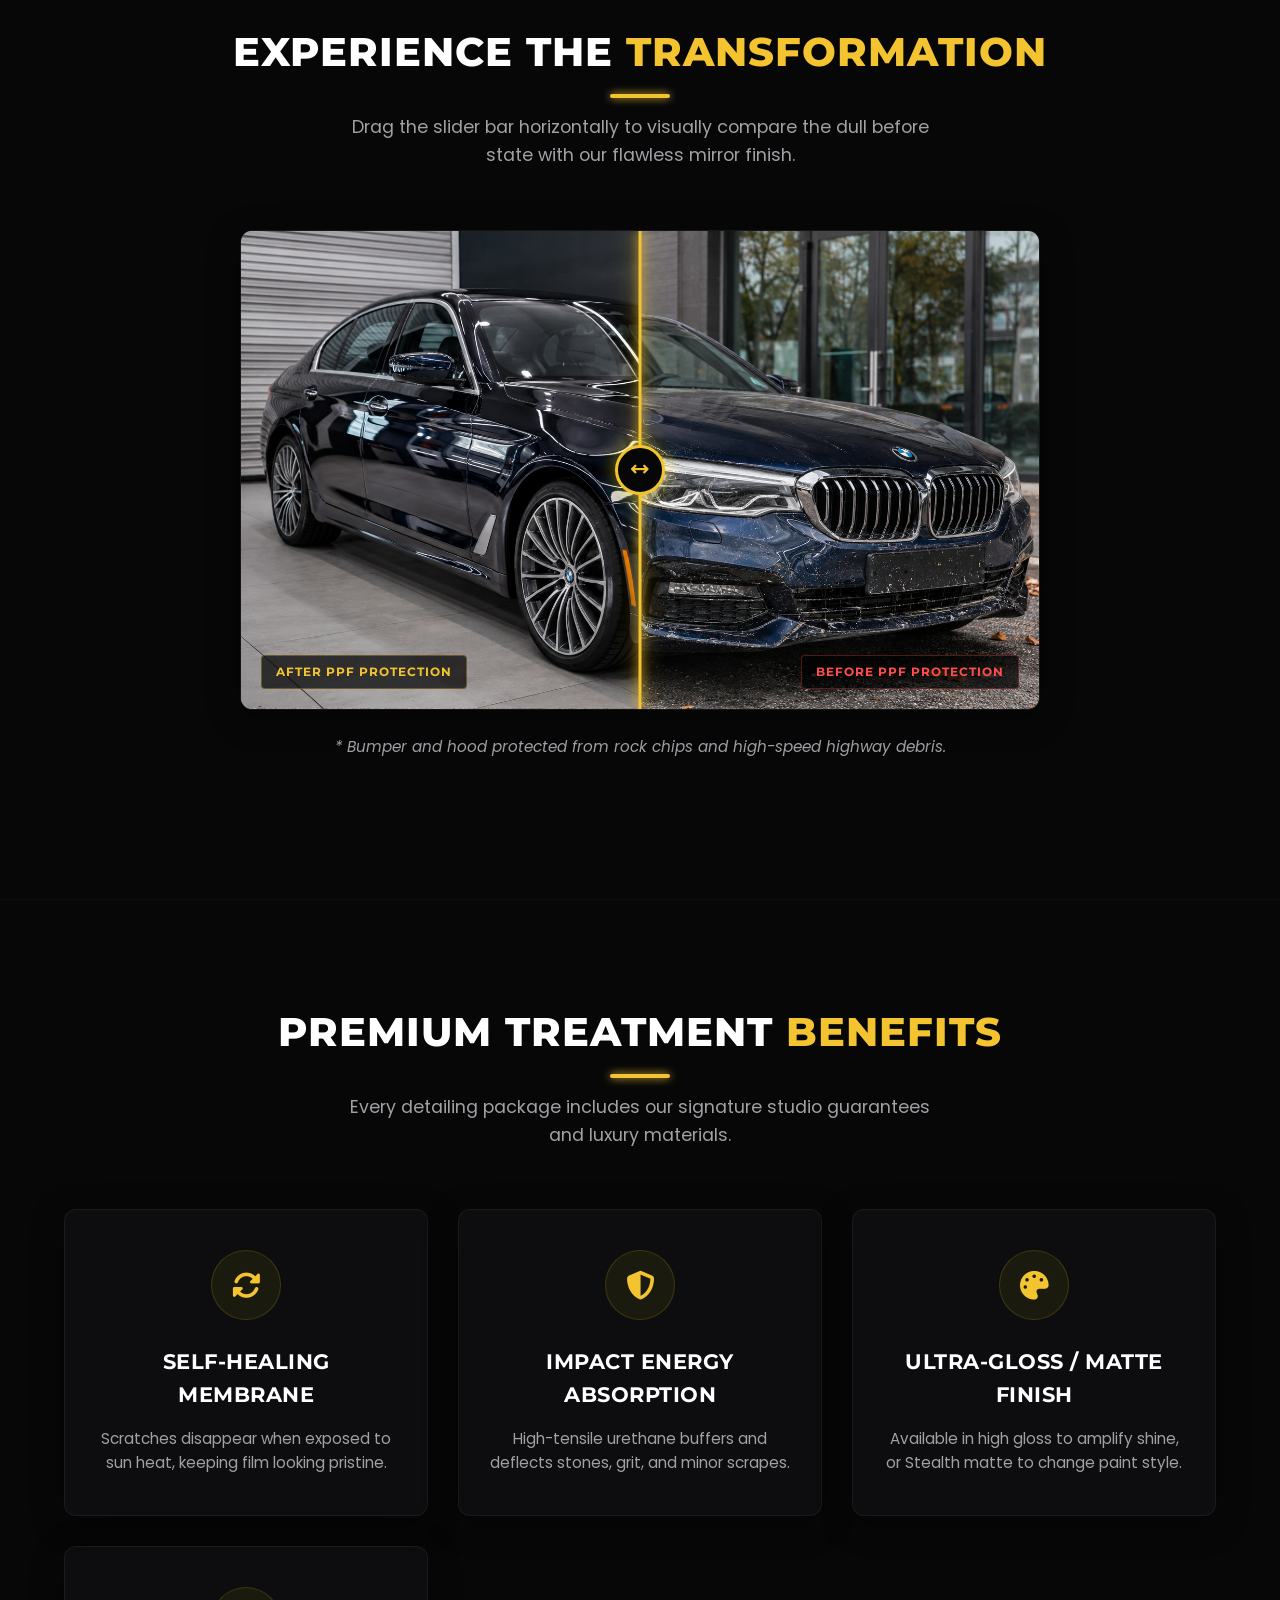
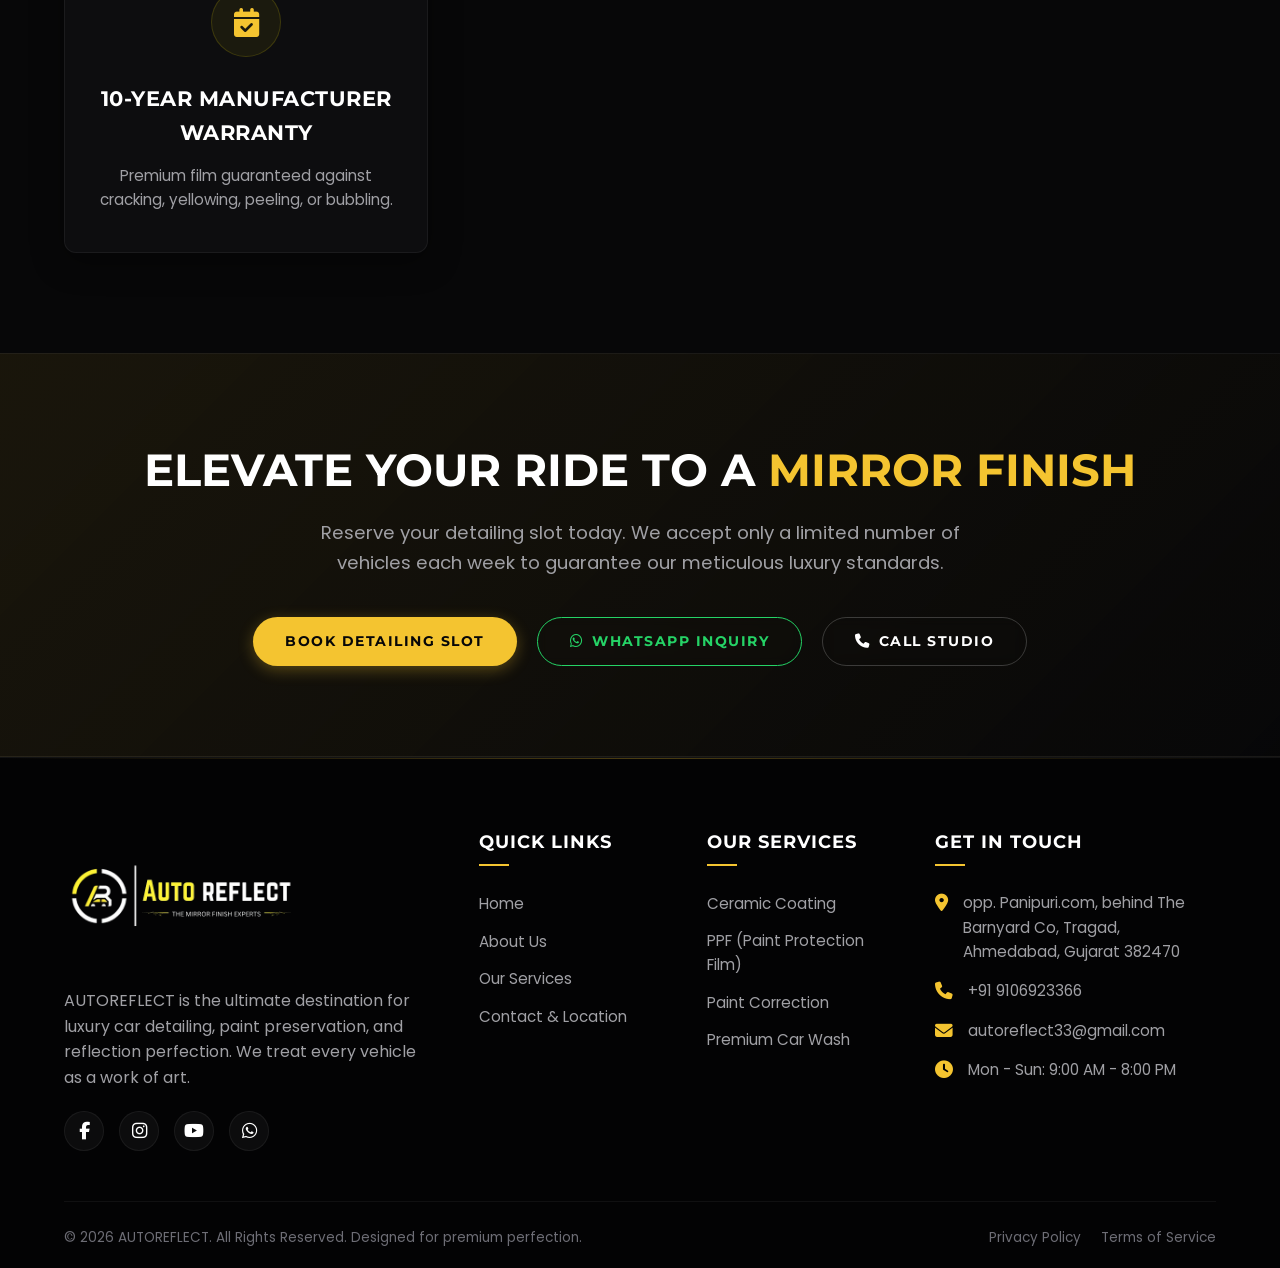
<file: ppf.html>
<!DOCTYPE html>
<html lang="en">

<head>
    <meta charset="UTF-8">
    <meta name="viewport" content="width=device-width, initial-scale=1.0">
    <meta name="description"
        content="Invisible Self-Healing Polyurethane Shield at AUTOREFLECT. Paint Protection Film (PPF) protects your paint from rock chips and scratches.">
    <meta name="keywords"
        content="auto detailing, PPF, paint protection film, clear bra, self healing film, luxury car care, mirror finish">
    <meta name="author" content="AUTOREFLECT">

    <!-- Dynamic Page Title -->
    <title>Paint Protection Film (PPF) | AUTOREFLECT - The Mirror Finish Experts</title>

    <!-- Favicon -->
    <link rel="icon" type="image/png" href="Untitled_design__9_-removebg-preview.png">

    <!-- FontAwesome CDN for Premium Icons -->
    <link rel="stylesheet" href="https://cdnjs.cloudflare.com/ajax/libs/font-awesome/6.4.0/css/all.min.css"
        integrity="sha512-iecdLmaskl7CVkqkXNQ/ZH/XLlvWZOJyj7Yy7tcenmpD1ypASozpmT/E0iPtmFIB46ZmdtAc9eNBvH0H/ZpiBw=="
        crossorigin="anonymous" referrerpolicy="no-referrer" />

    <!-- Custom Stylesheet -->
    <link rel="stylesheet" href="style.css">
</head>

<body>

    <!-- Header Navigation -->
    <header>
        <div class="container">
            <a href="index.html" class="logo-container" aria-label="AUTOREFLECT Home">
                <img src="autoreflectpng.png" alt="AUTOREFLECT Logo" class="logo-img">
            </a>

            <!-- Mobile Menu Toggle Button -->
            <button class="hamburger" aria-label="Toggle Navigation menu">
                <span class="hamburger-line"></span>
                <span class="hamburger-line"></span>
                <span class="hamburger-line"></span>
            </button>

            <!-- Main Navigation Links -->
            <nav>
                <ul class="nav-menu">
                    <li><a href="index.html" class="nav-link">Home</a></li>
                    <li><a href="about.html" class="nav-link">About</a></li>
                    <li class="nav-item dropdown">
                        <a href="services.html" class="nav-link dropdown-toggle">Services <i class="fas fa-chevron-down"
                                style="font-size: 0.65rem; margin-left: 3px; transition: var(--transition-fast);"></i></a>
                        <ul class="dropdown-menu">
                            <li><a href="ceramic.html" class="dropdown-link">Ceramic Coating</a></li>
                            <li><a href="ppf.html" class="dropdown-link">PPF Protection</a></li>
                            <li><a href="paint.html" class="dropdown-link">Paint Correction</a></li>
                            <li><a href="wash.html" class="dropdown-link">Premium Car Wash</a></li>
                        </ul>
                    </li>
                    <li><a href="contact.html" class="nav-link">Contact</a></li>
                    <li><a href="contact.html" class="btn btn-primary btn-glow btn-sm"
                            style="padding: 8px 20px; font-size: 0.75rem;">Book Slot</a></li>
                </ul>
            </nav>
        </div>
    </header>

    <!-- Dynamic Service Hero Section -->
    <section class="hero" style="height: 85vh; min-height: 550px;">
        <div class="hero-bg" style="background-image: url('PP1.jpg');"></div>
        <div class="hero-overlay"></div>

        <div class="container">
            <div class="hero-content">
                <br>
                <h1 class="hero-title reveal">Paint Protection Film (PPF)</h1>
                <p class="hero-subtitle reveal delay-100" style="max-width: 700px;">Ensure the ultimate preservation of
                    your vehicle. Paint Protection Film (also known as Clear Bra) is an optically clear, high-impact
                    thermoplastic urethane film applied directly to your paint. It acts as an impact-absorbing shield
                    that completely eliminates rock chip damage, sandblasting, and key scratches.</p>
                <div class="hero-buttons reveal delay-200">
                    <a href="contact.html?service=ppf" class="btn btn-primary btn-glow">Book This Service</a>
                    <a href="https://wa.me/919106923366?text=Hello%20AUTOREFLECT,%20I%20would%20like%20to%20book%20a%20PPF%20Protection%20Film%20package."
                        target="_blank" rel="noopener noreferrer" class="btn btn-secondary"
                        style="border-color: #25d366; color: #25d366;">
                        <i class="fab fa-whatsapp" style="margin-right: 8px;"></i> WhatsApp Inquiry
                    </a>
                </div>
            </div>
        </div>
    </section>

    <!-- UNIQUE IMAGE LAYOUT SECTION (Visual Variety) -->
    <section class="showcase-gallery"
        style="background-color: var(--bg-dark); border-bottom: 1px solid rgba(255, 255, 255, 0.02);">
        <div class="container">
            <div class="section-header reveal">
                <h2>Cinematic <span class="highlight">Visual Showcase</span></h2>
                <p>High-resolution detailing snapshots showing our precision work, reflections, and material finishes.
                </p>
            </div>

            <div class="showcase-grid-wrapper reveal">
                <!-- Layout 2: Overlapping offset layout (floating panels) -->
                <div class="layout-overlapping-panels">
                    <div class="panel-bg">
                        <div class="gallery-img-container">
                            <img src="PP1.jpg" alt="Paint Protection Film application">
                            <div class="img-overlay-glow"></div>
                        </div>
                    </div>
                    <div class="panel-floating">
                        <div class="gallery-img-container">
                            <img src="PP4.jpg" alt="Paint Protection Film gloss finished panel">
                            <div class="img-overlay-glow"></div>
                        </div>
                    </div>
                </div>
            </div>
        </div>
    </section>

    <!-- SERVICE STORY SECTION (storytelling contents) -->
    <section class="service-story" style="background-color: #0b0b0d;">
        <div class="container">
            <div class="section-header reveal">
                <h2>The Detailing <span class="highlight">Philosophy</span></h2>
                <p>Why this service is essential and how our meticulous processes produce elite results.</p>
            </div>

            <!-- Story Step 1 -->
            <div class="about-intro-grid" style="grid-template-columns: 1.2fr 1fr; margin-bottom: 70px;">
                <!-- Image left, text right -->
                <div class="about-img-container reveal-left">
                    <div class="about-img-frame">
                        <img src="PP2.jpg" alt="Heat-Activated Self-Healing Technology">
                    </div>
                </div>
                <div class="about-intro-text reveal-right" style="padding-left: 20px;">
                    <h3 style="font-size: 1.6rem; color: var(--primary-yellow);">Heat-Activated Self-Healing Technology
                    </h3>
                    <p>Our premium PPF features an advanced elastomeric top coat that possesses self-healing memory.
                        When exposed to heat from the sun, warm engine bay heat, or hot water, the microscopic polymers
                        rearrange themselves to seal away micro-swirls, wash scratches, and rub marks automatically.</p>
                    <p>We believe detailing is not just cleaning—it is a restoration process. Every angle of paint is
                        checked under spectrum light rigs before we continue, ensuring absolute perfection across every
                        contour.</p>
                </div>
            </div>

            <!-- Story Step 2 -->
            <div class="about-intro-grid" style="grid-template-columns: 1fr 1.2fr; margin-bottom: 70px;">
                <!-- Text left, image right -->
                <div class="about-intro-text reveal-left" style="padding-right: 20px;">
                    <h3 style="font-size: 1.6rem; color: var(--primary-yellow);">Computer Cut & Wrapped Invisible Fit
                    </h3>
                    <p>Using our database of digital vehicle patterns, we cut specific film panels matched to your exact
                        vehicle model, trim, and sensors. Our expert installers wrap the film around all panel edges
                        inside door jams and headlights, making the film installation virtually invisible to the naked
                        eye.</p>
                    <p>Our dedication to quality means we allocate extended times to each car. We never rush our
                        curings, compounds, or wraps. Your vehicle deserves dedicated hours of manual craftsmanship.</p>
                </div>
                <div class="about-img-container reveal-right">
                    <div class="about-img-frame">
                        <img src="PP3.jpeg" alt="Computer Cut & Wrapped Invisible Fit">
                    </div>
                </div>
            </div>
        </div>
    </section>

    <!-- BEFORE / AFTER INTERACTIVE COMPARISON SECTION -->
    <section class="before-after-section"
        style="background-color: var(--bg-dark); border-top: 1px solid rgba(255, 255, 255, 0.02); border-bottom: 1px solid rgba(255, 255, 255, 0.02);">
        <div class="container">
            <div class="section-header reveal">
                <h2>Experience the <span class="highlight">Transformation</span></h2>
                <p>Drag the slider bar horizontally to visually compare the dull before state with our flawless mirror
                    finish.</p>
            </div>

            <div class="before-after-wrapper reveal">
                <!-- Sliding Comparison Widget -->
                <div class="before-after-slider-container">
                    <!-- Before image (Z-Index 1) -->
                    <div class="before-after-img-wrapper before-img">
                        <img src="ppfb.png" alt="Before treatment">
                    </div>
                    <!-- After image (Z-Index 2, dynamic clipping) -->
                    <div class="before-after-img-wrapper after-img">
                        <img src="ppfa.png" alt="After treatment finish">
                    </div>

                    <!-- Labels placed directly in container to avoid clip-path issues -->
                    <span class="slider-label label-before">Before PPF Protection</span>
                    <span class="slider-label label-after">After PPF Protection</span>

                    <!-- Input slider range control (Z-Index 10) -->
                    <input type="range" min="0" max="100" value="50" class="slider-handle"
                        aria-label="Before and After slide trigger">

                    <!-- Visual Divider Bar (Z-Index 5) -->
                    <div class="slider-bar"></div>

                    <!-- Visual Floating Button (Z-Index 6) -->
                    <div class="slider-button">
                        <i class="fas fa-arrows-left-right"></i>
                    </div>
                </div>

                <p style="color: var(--text-gray); margin-top: 25px; font-style: italic; font-size: 0.95rem;">
                    * Bumper and hood protected from rock chips and high-speed highway debris.
                </p>
            </div>
        </div>
    </section>

    <!-- PREMIUM FEATURES SECTION -->
    <section class="service-features-section" style="background-color: var(--bg-dark);">
        <div class="container">
            <div class="section-header reveal">
                <h2>Premium Treatment <span class="highlight">Benefits</span></h2>
                <p>Every detailing package includes our signature studio guarantees and luxury materials.</p>
            </div>

            <div class="why-grid">
                <!-- Feature Card 1 -->
                <div class="why-card glass-panel reveal delay-100">
                    <div class="icon-box">
                        <i class="fas fa-rotate"></i>
                    </div>
                    <h3>Self-Healing Membrane</h3>
                    <p>Scratches disappear when exposed to sun heat, keeping film looking pristine.</p>
                </div>
                <!-- Feature Card 2 -->
                <div class="why-card glass-panel reveal delay-200">
                    <div class="icon-box">
                        <i class="fas fa-shield-halved"></i>
                    </div>
                    <h3>Impact Energy Absorption</h3>
                    <p>High-tensile urethane buffers and deflects stones, grit, and minor scrapes.</p>
                </div>
                <!-- Feature Card 3 -->
                <div class="why-card glass-panel reveal delay-300">
                    <div class="icon-box">
                        <i class="fas fa-palette"></i>
                    </div>
                    <h3>Ultra-Gloss / Matte Finish</h3>
                    <p>Available in high gloss to amplify shine, or Stealth matte to change paint style.</p>
                </div>
                <!-- Feature Card 4 -->
                <div class="why-card glass-panel reveal delay-400">
                    <div class="icon-box">
                        <i class="fas fa-calendar-check"></i>
                    </div>
                    <h3>10-Year Manufacturer Warranty</h3>
                    <p>Premium film guaranteed against cracking, yellowing, peeling, or bubbling.</p>
                </div>
            </div>
        </div>
    </section>

    <!-- LUXURY CALL TO ACTION BANNER -->
    <section class="cta-banner"
        style="background: linear-gradient(135deg, rgba(244, 196, 48, 0.08) 0%, rgba(7, 7, 8, 0.95) 100%); border-top: 1px solid var(--border-color); border-bottom: 1px solid var(--border-color); padding: 90px 0;">
        <div class="container" style="text-align: center;">
            <h2 class="reveal"
                style="font-family: var(--font-heading); font-size: 2.8rem; text-transform: uppercase; margin-bottom: 20px; line-height: 1.2;">
                Elevate Your Ride to a <span class="highlight">Mirror Finish</span></h2>
            <p class="reveal delay-100"
                style="color: var(--text-gray); max-width: 650px; margin: 0 auto 40px; font-size: 1.15rem;">Reserve your
                detailing slot today. We accept only a limited number of vehicles each week to guarantee our meticulous
                luxury standards.</p>

            <div class="reveal delay-200" style="display: flex; gap: 20px; justify-content: center; flex-wrap: wrap;">
                <a href="contact.html?service=ppf" class="btn btn-primary btn-glow btn-lg">Book Detailing Slot</a>
                <a href="https://wa.me/919106923366?text=Hello%20AUTOREFLECT,%20I%20would%20like%20to%20book%20a%20PPF%20Protection%20Film%20package."
                    target="_blank" rel="noopener noreferrer" class="btn btn-secondary btn-lg"
                    style="border-color: #25d366; color: #25d366;">
                    <i class="fab fa-whatsapp" style="margin-right: 8px;"></i> WhatsApp Inquiry
                </a>
                <a href="tel:+919106923366" class="btn btn-secondary btn-lg">
                    <i class="fas fa-phone" style="margin-right: 8px;"></i> Call Studio
                </a>
            </div>
        </div>
    </section>

    <!-- Footer Section -->
    <footer>
        <div class="container">
            <div class="footer-grid">
                <!-- Column 1: About & Branding -->
                <div class="footer-col footer-about">
                    <a href="index.html" class="logo-container" style="margin-bottom: 20px; display: inline-flex;">
                        <img src="autoreflectpng.png" alt="AUTOREFLECT Logo" class="logo-img">
                    </a>
                    <p>AUTOREFLECT is the ultimate destination for luxury car detailing, paint preservation, and
                        reflection perfection. We treat every vehicle as a work of art.</p>
                    <div class="social-links">
                        <a href="https://facebook.com" target="_blank" rel="noopener noreferrer" class="social-icon"
                            aria-label="Facebook"><i class="fab fa-facebook-f"></i></a>
                        <a href="https://www.instagram.com/autoreflectofficial?igsh=MTJyOGkwbnFkZjRxNw=="
                            target="_blank" rel="noopener noreferrer" class="social-icon" aria-label="Instagram"><i
                                class="fab fa-instagram"></i></a>
                        <a href="https://youtube.com/@autoreflect33?si=MOmMUop_4ER_bFYG" target="_blank"
                            rel="noopener noreferrer" class="social-icon" aria-label="YouTube"><i
                                class="fab fa-youtube"></i></a>
                        <a href="https://wa.me/919106923366" target="_blank" rel="noopener noreferrer"
                            class="social-icon" aria-label="WhatsApp"><i class="fab fa-whatsapp"></i></a>
                    </div>
                </div>

                <!-- Column 2: Quick Links -->
                <div class="footer-col">
                    <h4>Quick Links</h4>
                    <ul class="footer-links">
                        <li><a href="index.html">Home</a></li>
                        <li><a href="about.html">About Us</a></li>
                        <li><a href="services.html">Our Services</a></li>
                        <li><a href="contact.html">Contact & Location</a></li>
                    </ul>
                </div>

                <!-- Column 3: Services -->
                <div class="footer-col">
                    <h4>Our Services</h4>
                    <ul class="footer-links">
                        <li><a href="ceramic.html">Ceramic Coating</a></li>
                        <li><a href="ppf.html">PPF (Paint Protection Film)</a></li>
                        <li><a href="paint.html">Paint Correction</a></li>
                        <li><a href="wash.html">Premium Car Wash</a></li>
                    </ul>
                </div>

                <!-- Column 4: Contact Info -->
                <div class="footer-col footer-contact">
                    <h4>Get In Touch</h4>
                    <ul>
                        <li>
                            <i class="fas fa-map-marker-alt"></i>
                            <span>opp. Panipuri.com, behind The Barnyard Co, Tragad, Ahmedabad, Gujarat 382470</span>
                        </li>
                        <li>
                            <i class="fas fa-phone"></i>
                            <a href="tel:+919106923366">+91 9106923366</a>
                        </li>
                        <li>
                            <i class="fas fa-envelope"></i>
                            <a href="mailto:autoreflect33@gmail.com">autoreflect33@gmail.com</a>
                        </li>
                        <li>
                            <i class="fas fa-clock"></i>
                            <span>Mon - Sun: 9:00 AM - 8:00 PM</span>
                        </li>
                    </ul>
                </div>
            </div>

            <!-- Footer Bottom -->
            <div class="footer-bottom">
                <div class="copyright">
                    &copy; 2026 AUTOREFLECT. All Rights Reserved. Designed for premium perfection.
                </div>
                <div class="footer-legal">
                    <a href="#">Privacy Policy</a>
                    <a href="#">Terms of Service</a>
                </div>
            </div>
        </div>
    </footer>

    <!-- Custom Script -->
    <script src="script.js"></script>
</body>

</html>
</file>
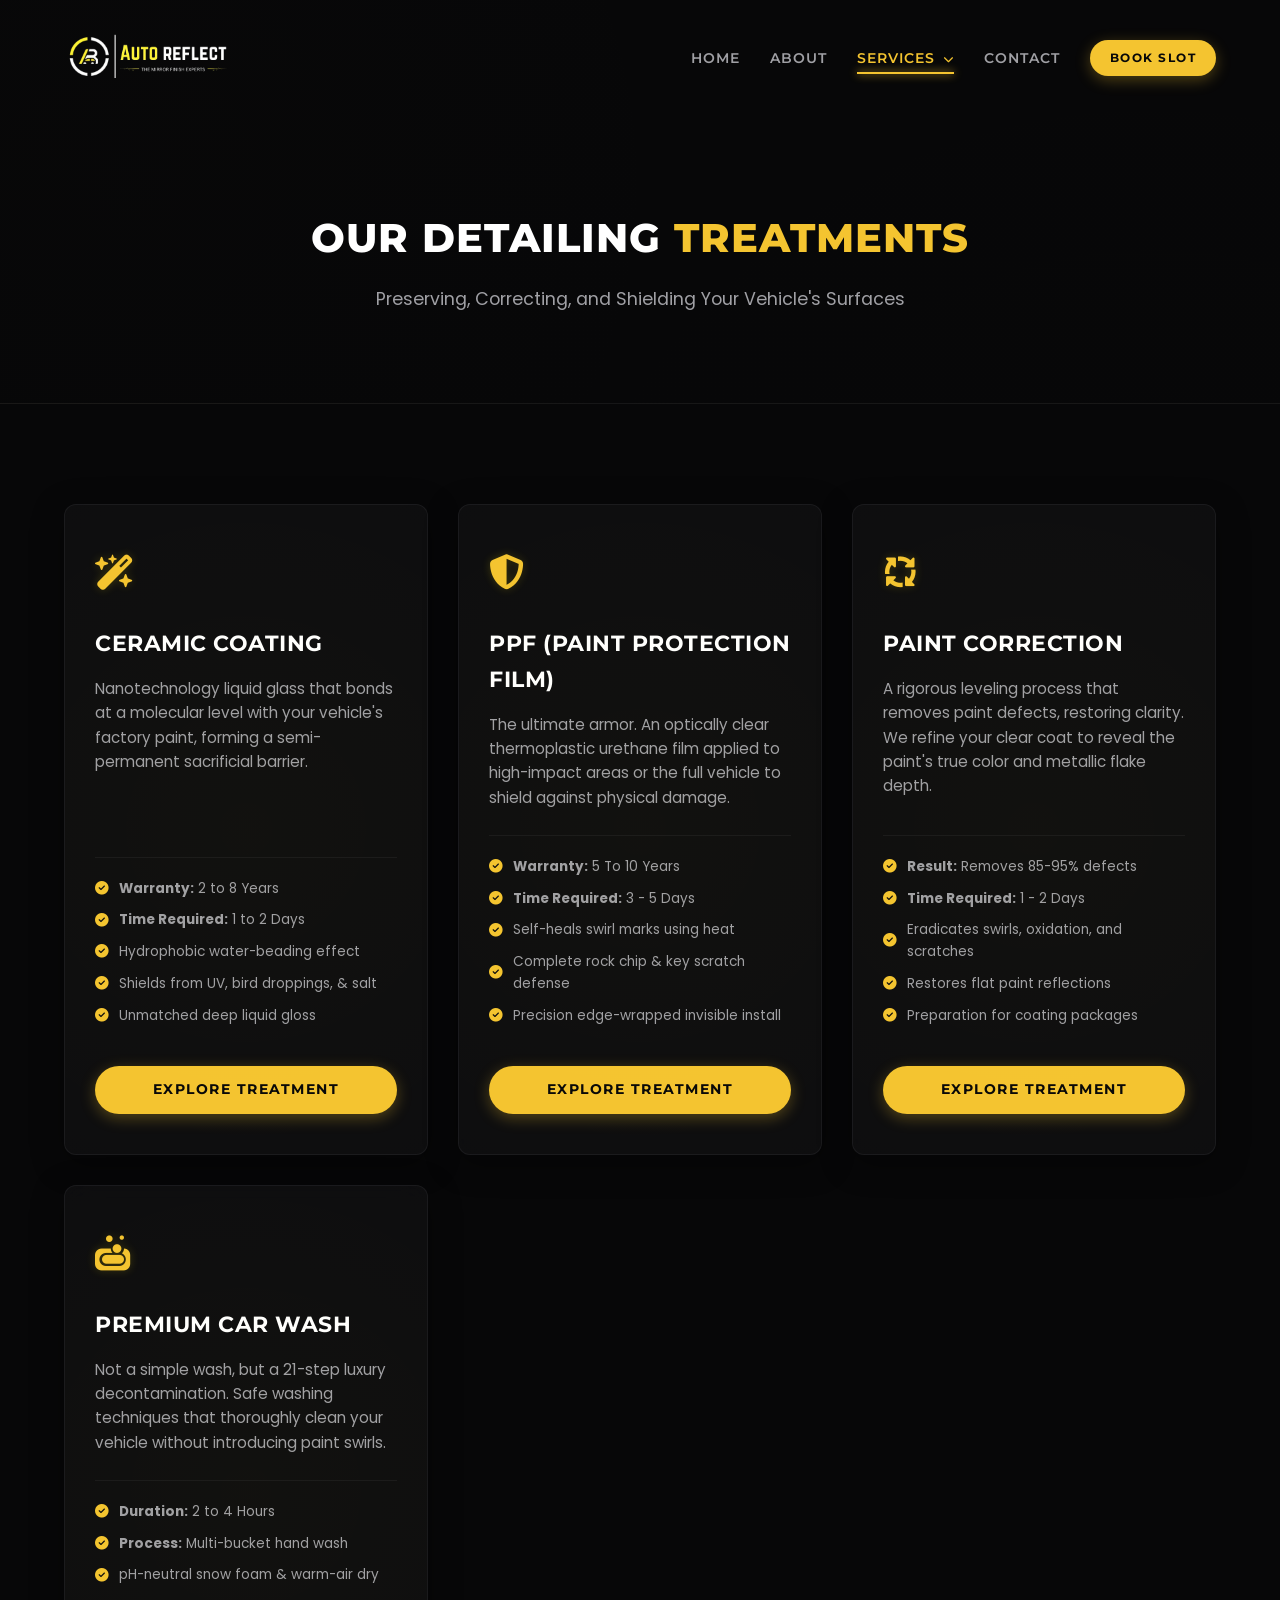
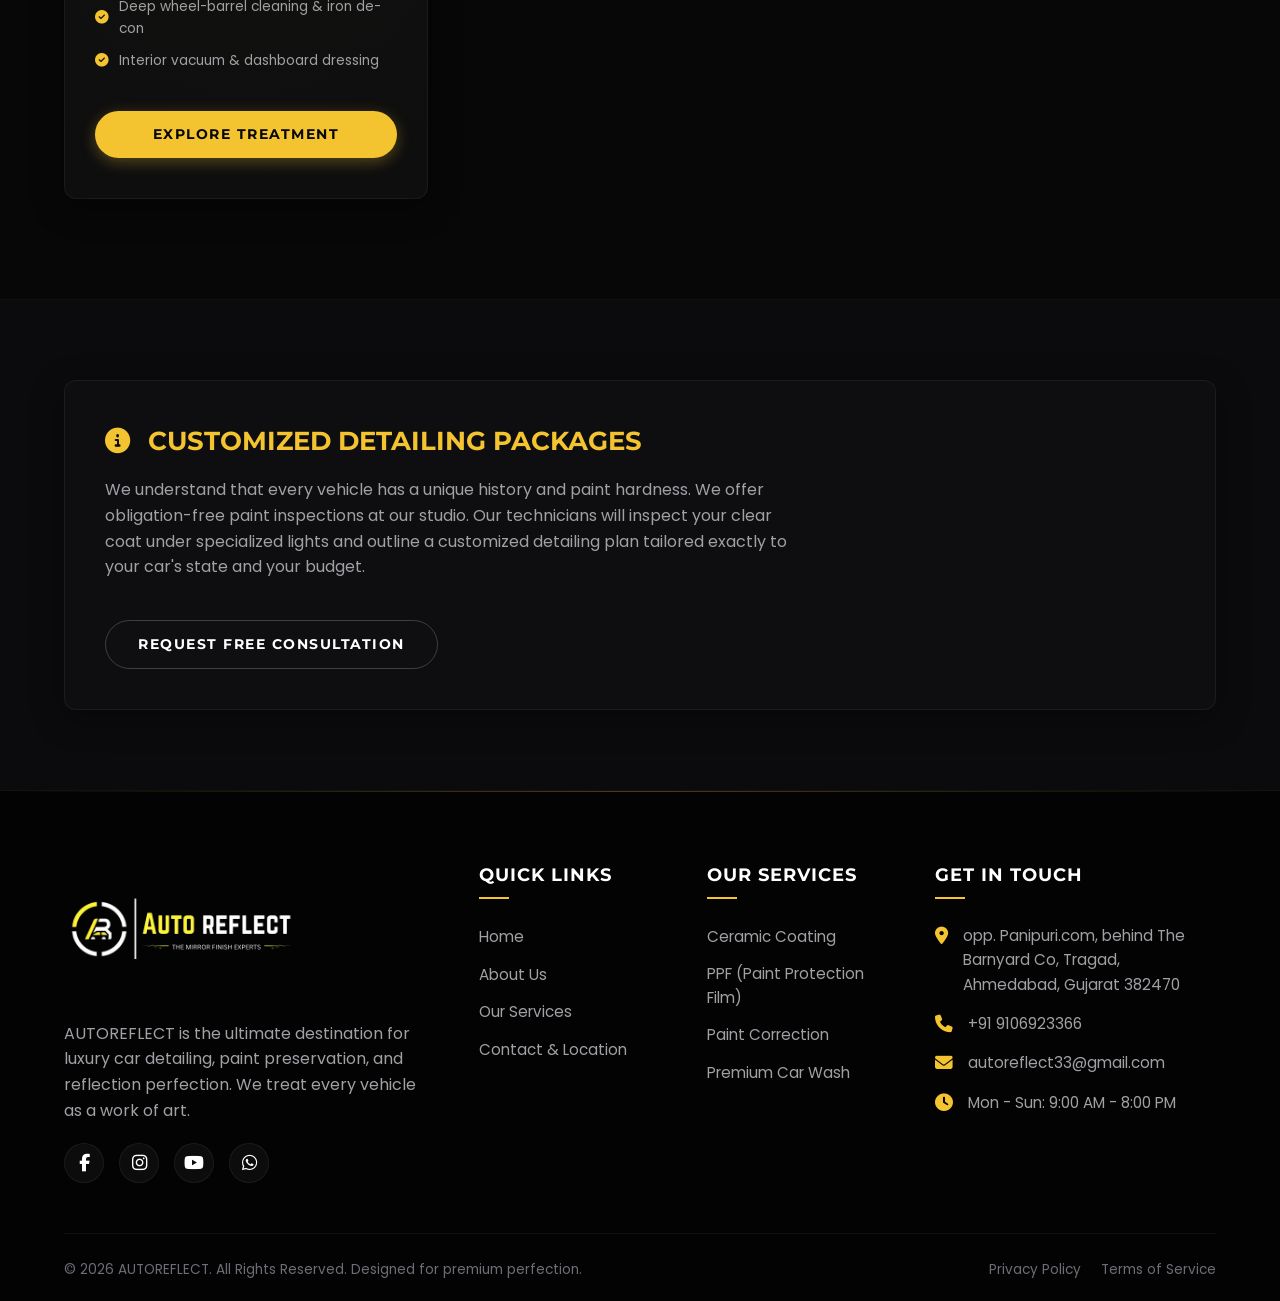
<file: services.html>
<!DOCTYPE html>
<html lang="en">

<head>
    <meta charset="UTF-8">
    <meta name="viewport" content="width=device-width, initial-scale=1.0">
    <meta name="description"
        content="Explore our premium detailing treatments: 9H Ceramic Coatings, self-healing Paint Protection Film (PPF), multi-stage Paint Correction, and high-end Car Wash services.">
    <meta name="keywords"
        content="auto detailing, ceramic coating, paint protection film, PPF, paint correction, car wash, luxury car care, mirror finish">
    <meta name="author" content="AUTOREFLECT">

    <!-- Dynamic Page Title -->
    <title>Our Services | AUTOREFLECT - The Mirror Finish Experts</title>

    <!-- Favicon -->
    <link rel="icon" type="image/png" href="Untitled_design__9_-removebg-preview.png">

    <!-- FontAwesome CDN for Premium Icons -->
    <link rel="stylesheet" href="https://cdnjs.cloudflare.com/ajax/libs/font-awesome/6.4.0/css/all.min.css"
        integrity="sha512-iecdLmaskl7CVkqkXNQ/ZH/XLlvWZOJyj7Yy7tcenmpD1ypASozpmT/E0iPtmFIB46ZmdtAc9eNBvH0H/ZpiBw=="
        crossorigin="anonymous" referrerpolicy="no-referrer" />

    <!-- Custom Stylesheet -->
    <link rel="stylesheet" href="style.css">
</head>

<body>

    <!-- Header Navigation -->
    <header>
        <div class="container">
            <a href="index.html" class="logo-container" aria-label="AUTOREFLECT Home">
                <img src="autoreflectpng.png" alt="AUTOREFLECT Logo" class="logo-img">
            </a>

            <!-- Mobile Menu Toggle Button -->
            <button class="hamburger" aria-label="Toggle Navigation menu">
                <span class="hamburger-line"></span>
                <span class="hamburger-line"></span>
                <span class="hamburger-line"></span>
            </button>

            <!-- Main Navigation Links -->
            <nav>
                <ul class="nav-menu">
                    <li><a href="index.html" class="nav-link">Home</a></li>
                    <li><a href="about.html" class="nav-link">About</a></li>
                    <li class="nav-item dropdown">
                        <a href="services.html" class="nav-link dropdown-toggle">Services <i class="fas fa-chevron-down"
                                style="font-size: 0.65rem; margin-left: 3px; transition: var(--transition-fast);"></i></a>
                        <ul class="dropdown-menu">
                            <li><a href="ceramic.html" class="dropdown-link">Ceramic Coating</a></li>
                            <li><a href="ppf.html" class="dropdown-link">PPF Protection</a></li>
                            <li><a href="paint.html" class="dropdown-link">Paint Correction</a></li>
                            <li><a href="wash.html" class="dropdown-link">Premium Car Wash</a></li>
                        </ul>
                    </li>
                    <li><a href="contact.html" class="nav-link">Contact</a></li>
                    <li><a href="contact.html" class="btn btn-primary btn-glow btn-sm"
                            style="padding: 8px 20px; font-size: 0.75rem;">Book Slot</a></li>
                </ul>
            </nav>
        </div>
    </header>

    <!-- Services Hero Section -->
    <section class="services-hero">
        <div class="container">
            <div class="section-header reveal" style="margin-bottom: 0;">
                <br>
                <h2>Our Detailing <span class="highlight">Treatments</span></h2>
                <p>Preserving, Correcting, and Shielding Your Vehicle's Surfaces</p>
            </div>
        </div>
    </section>

    <!-- Detailed Services Grid -->
    <section class="services-list" style="background-color: var(--bg-dark); padding-top: 50px;">
        <div class="container">
            <div class="services-list-grid">

                <!-- Service Card 1: Ceramic Coating -->
                <div class="service-card glass-panel reveal-left delay-100">
                    <div class="service-icon"><i class="fas fa-wand-magic-sparkles"></i></div>
                    <h3>Ceramic Coating</h3>
                    <p>Nanotechnology liquid glass that bonds at a molecular level with your vehicle's factory paint,
                        forming a semi-permanent sacrificial barrier.</p>

                    <ul class="service-features">
                        <li><i class="fas fa-circle-check"></i> <span><strong>Warranty:</strong> 2 to 8 Years</span>
                        </li>
                        <li><i class="fas fa-circle-check"></i> <span><strong>Time Required:</strong> 1 to 2 Days</span>
                        </li>
                        <li><i class="fas fa-circle-check"></i> <span>Hydrophobic water-beading effect</span></li>
                        <li><i class="fas fa-circle-check"></i> <span>Shields from UV, bird droppings, & salt</span>
                        </li>
                        <li><i class="fas fa-circle-check"></i> <span>Unmatched deep liquid gloss</span></li>
                    </ul>

                    <div style="margin-top: auto;">
                        <a href="ceramic.html" class="btn btn-primary btn-glow">Explore Treatment</a>
                    </div>
                </div>

                <!-- Service Card 2: PPF Protection -->
                <div class="service-card glass-panel reveal-left">
                    <div class="service-icon"><i class="fas fa-shield-halved"></i></div>
                    <h3>PPF (Paint Protection Film)</h3>
                    <p>The ultimate armor. An optically clear thermoplastic urethane film applied to high-impact areas
                        or the full vehicle to shield against physical damage.</p>

                    <ul class="service-features">
                        <li><i class="fas fa-circle-check"></i> <span><strong>Warranty:</strong> 5 To 10 Years</span>
                        </li>
                        <li><i class="fas fa-circle-check"></i> <span><strong>Time Required:</strong> 3 - 5 Days</span>
                        </li>
                        <li><i class="fas fa-circle-check"></i> <span>Self-heals swirl marks using heat</span></li>
                        <li><i class="fas fa-circle-check"></i> <span>Complete rock chip & key scratch defense</span>
                        </li>
                        <li><i class="fas fa-circle-check"></i> <span>Precision edge-wrapped invisible install</span>
                        </li>
                    </ul>

                    <div style="margin-top: auto;">
                        <a href="ppf.html" class="btn btn-primary btn-glow">Explore Treatment</a>
                    </div>
                </div>

                <!-- Service Card 3: Paint Correction -->
                <div class="service-card glass-panel reveal-right">
                    <div class="service-icon"><i class="fas fa-arrows-spin"></i></div>
                    <h3>Paint Correction</h3>
                    <p>A rigorous leveling process that removes paint defects, restoring clarity. We refine your clear
                        coat to reveal the paint's true color and metallic flake depth.</p>

                    <ul class="service-features">
                        <li><i class="fas fa-circle-check"></i> <span><strong>Result:</strong> Removes 85-95%
                                defects</span></li>
                        <li><i class="fas fa-circle-check"></i> <span><strong>Time Required:</strong> 1 - 2 Days</span>
                        </li>
                        <li><i class="fas fa-circle-check"></i> <span>Eradicates swirls, oxidation, and scratches</span>
                        </li>
                        <li><i class="fas fa-circle-check"></i> <span>Restores flat paint reflections</span></li>
                        <li><i class="fas fa-circle-check"></i> <span>Preparation for coating packages</span></li>
                    </ul>

                    <div style="margin-top: auto;">
                        <a href="paint.html" class="btn btn-primary btn-glow">Explore Treatment</a>
                    </div>
                </div>

                <!-- Service Card 4: Premium Car Wash -->
                <div class="service-card glass-panel reveal-right delay-100">
                    <div class="service-icon"><i class="fas fa-soap"></i></div>
                    <h3>Premium Car Wash</h3>
                    <p>Not a simple wash, but a 21-step luxury decontamination. Safe washing techniques that thoroughly
                        clean your vehicle without introducing paint swirls.</p>

                    <ul class="service-features">
                        <li><i class="fas fa-circle-check"></i> <span><strong>Duration:</strong> 2 to 4 Hours</span>
                        </li>
                        <li><i class="fas fa-circle-check"></i> <span><strong>Process:</strong> Multi-bucket hand
                                wash</span></li>
                        <li><i class="fas fa-circle-check"></i> <span>pH-neutral snow foam & warm-air dry</span></li>
                        <li><i class="fas fa-circle-check"></i> <span>Deep wheel-barrel cleaning & iron de-con</span>
                        </li>
                        <li><i class="fas fa-circle-check"></i> <span>Interior vacuum & dashboard dressing</span></li>
                    </ul>

                    <div style="margin-top: auto;">
                        <a href="wash.html" class="btn btn-primary btn-glow">Explore Treatment</a>
                    </div>
                </div>

            </div>
        </div>
    </section>

    <!-- Additional Information Panel -->
    <section class="curing-info"
        style="background-color: #0b0b0d; border-top: 1px solid rgba(255, 255, 255, 0.02); padding: 80px 0;">
        <div class="container">
            <div class="glass-panel reveal"
                style="padding: 40px; display: flex; align-items: center; justify-content: space-between; gap: 40px; flex-wrap: wrap;">
                <div style="max-width: 700px;">
                    <h3
                        style="font-family: var(--font-heading); font-size: 1.6rem; text-transform: uppercase; margin-bottom: 15px; color: var(--primary-yellow);">
                        <i class="fas fa-info-circle" style="margin-right: 10px;"></i> Customized Detailing Packages
                    </h3>
                    <p style="color: var(--text-gray); margin-bottom: 0;">We understand that every vehicle has a unique
                        history and paint hardness. We offer obligation-free paint inspections at our studio. Our
                        technicians will inspect your clear coat under specialized lights and outline a customized
                        detailing plan tailored exactly to your car's state and your budget.</p>
                </div>
                <div>
                    <a href="contact.html" class="btn btn-secondary">Request Free Consultation</a>
                </div>
            </div>
        </div>
    </section>

    <!-- Footer Section -->
    <footer>
        <div class="container">
            <div class="footer-grid">
                <!-- Column 1: About & Branding -->
                <div class="footer-col footer-about">
                    <a href="index.html" class="logo-container" style="margin-bottom: 20px; display: inline-flex;">
                        <img src="autoreflectpng.png" alt="AUTOREFLECT Logo" class="logo-img">
                    </a>
                    <p>AUTOREFLECT is the ultimate destination for luxury car detailing, paint preservation, and
                        reflection perfection. We treat every vehicle as a work of art.</p>
                    <div class="social-links">
                        <a href="https://facebook.com" target="_blank" rel="noopener noreferrer" class="social-icon"
                            aria-label="Facebook"><i class="fab fa-facebook-f"></i></a>
                        <a href="https://www.instagram.com/autoreflectofficial?igsh=MTJyOGkwbnFkZjRxNw=="
                            target="_blank" rel="noopener noreferrer" class="social-icon" aria-label="Instagram"><i
                                class="fab fa-instagram"></i></a>
                        <a href="https://youtube.com/@autoreflect33?si=MOmMUop_4ER_bFYG" target="_blank"
                            rel="noopener noreferrer" class="social-icon" aria-label="YouTube"><i
                                class="fab fa-youtube"></i></a>
                        <a href="https://wa.me/919106923366" target="_blank" rel="noopener noreferrer"
                            class="social-icon" aria-label="WhatsApp"><i class="fab fa-whatsapp"></i></a>
                    </div>
                </div>

                <!-- Column 2: Quick Links -->
                <div class="footer-col">
                    <h4>Quick Links</h4>
                    <ul class="footer-links">
                        <li><a href="index.html">Home</a></li>
                        <li><a href="about.html">About Us</a></li>
                        <li><a href="services.html">Our Services</a></li>
                        <li><a href="contact.html">Contact & Location</a></li>
                    </ul>
                </div>

                <!-- Column 3: Services -->
                <div class="footer-col">
                    <h4>Our Services</h4>
                    <ul class="footer-links">
                        <li><a href="ceramic.html">Ceramic Coating</a></li>
                        <li><a href="ppf.html">PPF (Paint Protection Film)</a></li>
                        <li><a href="paint.html">Paint Correction</a></li>
                        <li><a href="wash.html">Premium Car Wash</a></li>
                    </ul>
                </div>

                <!-- Column 4: Contact Info -->
                <div class="footer-col footer-contact">
                    <h4>Get In Touch</h4>
                    <ul>
                        <li>
                            <i class="fas fa-map-marker-alt"></i>
                            <span>opp. Panipuri.com, behind The Barnyard Co, Tragad, Ahmedabad, Gujarat 382470</span>
                        </li>
                        <li>
                            <i class="fas fa-phone"></i>
                            <a href="tel:+919106923366">+91 9106923366</a>
                        </li>
                        <li>
                            <i class="fas fa-envelope"></i>
                            <a href="mailto:autoreflect33@gmail.com">autoreflect33@gmail.com</a>
                        </li>
                        <li>
                            <i class="fas fa-clock"></i>
                            <span>Mon - Sun: 9:00 AM - 8:00 PM</span>
                        </li>
                    </ul>
                </div>
            </div>

            <!-- Footer Bottom -->
            <div class="footer-bottom">
                <div class="copyright">
                    &copy; 2026 AUTOREFLECT. All Rights Reserved. Designed for premium perfection.
                </div>
                <div class="footer-legal">
                    <a href="#">Privacy Policy</a>
                    <a href="#">Terms of Service</a>
                </div>
            </div>
        </div>
    </footer>

    <!-- Custom Script -->
    <script src="script.js"></script>
</body>

</html>
</file>
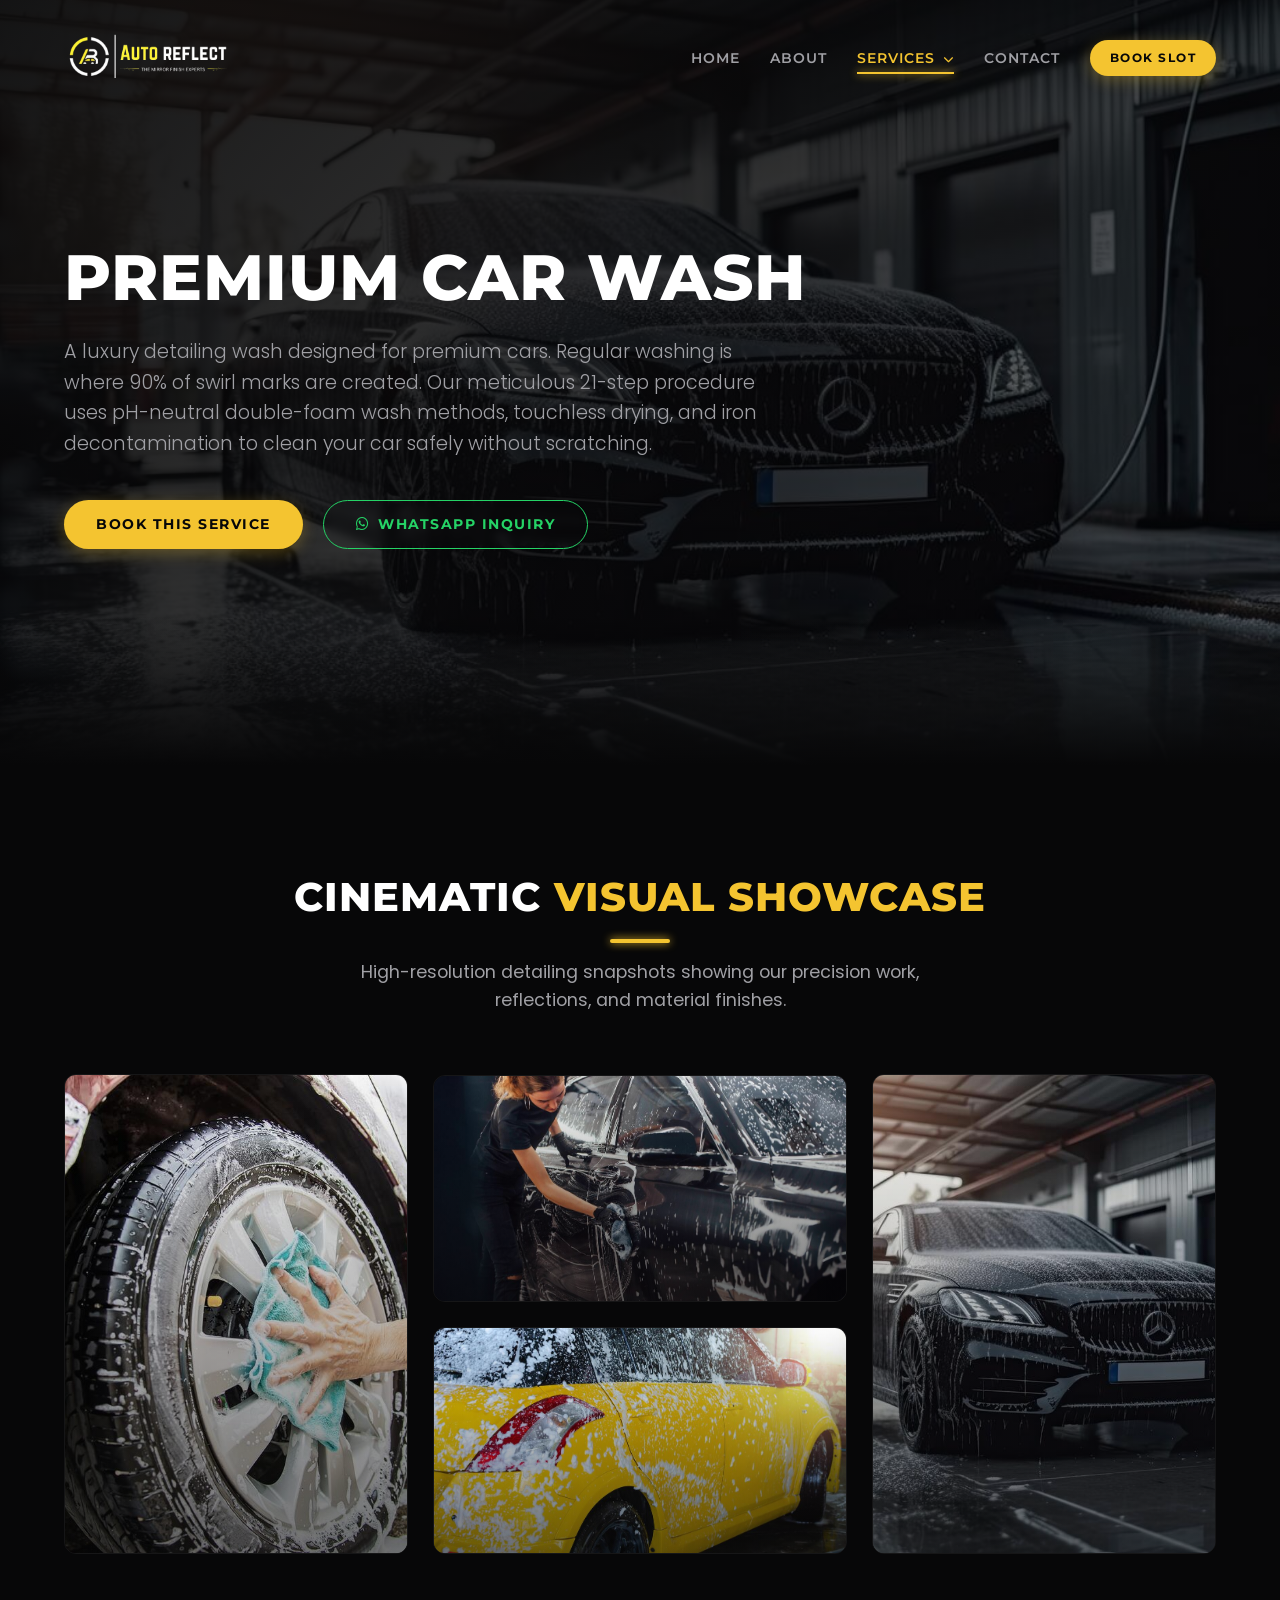
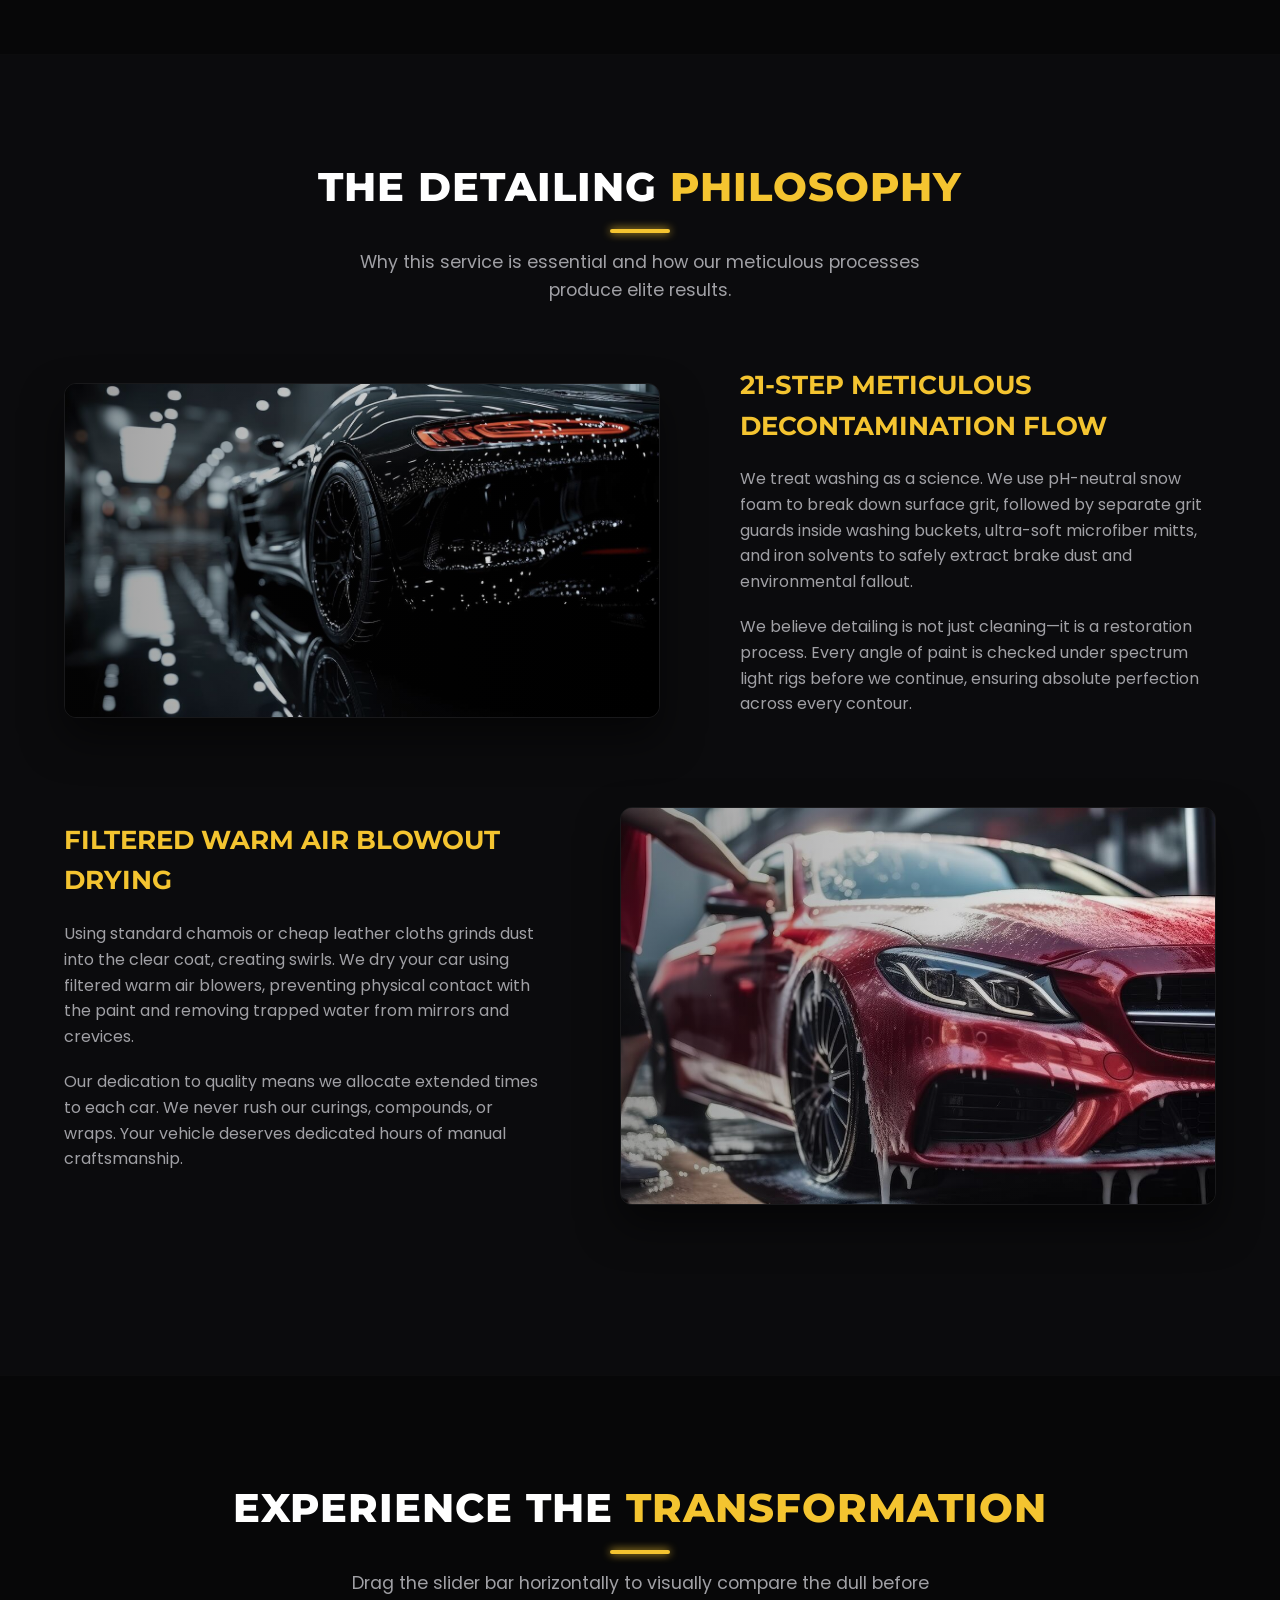
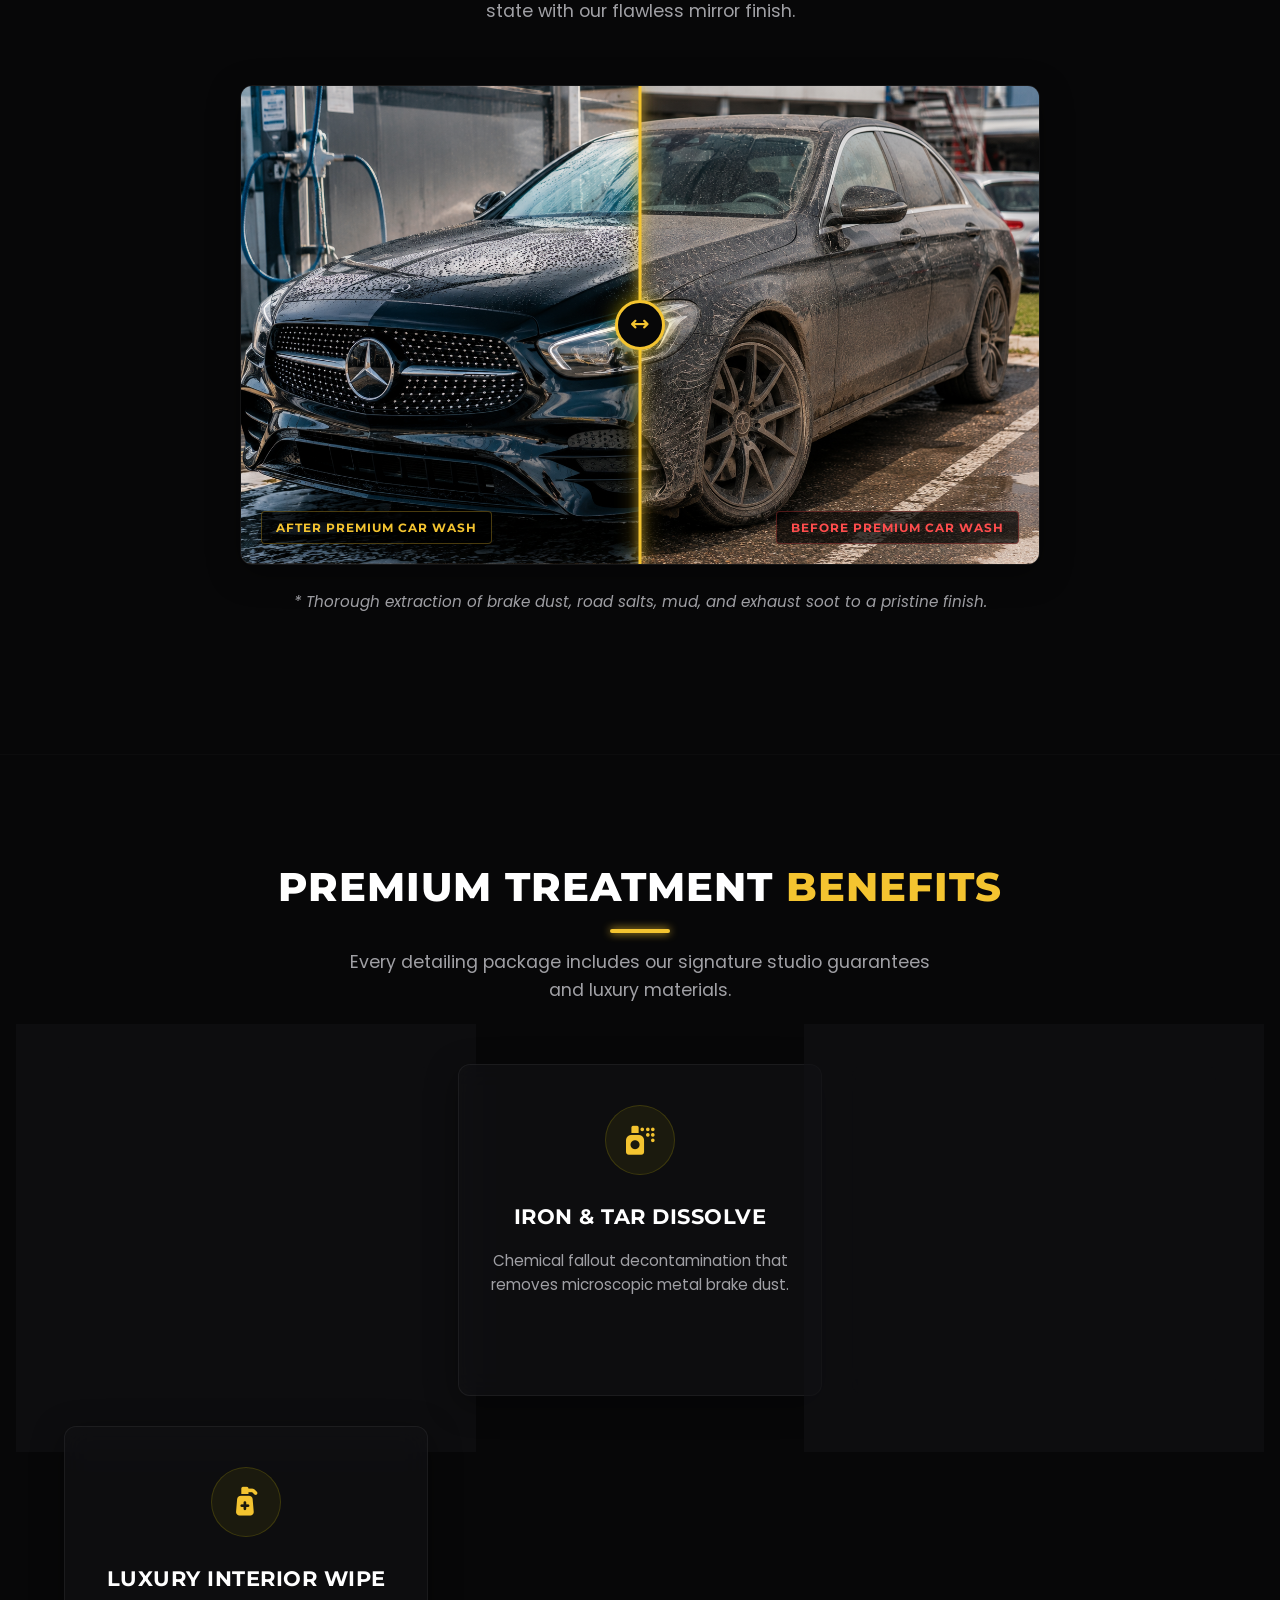
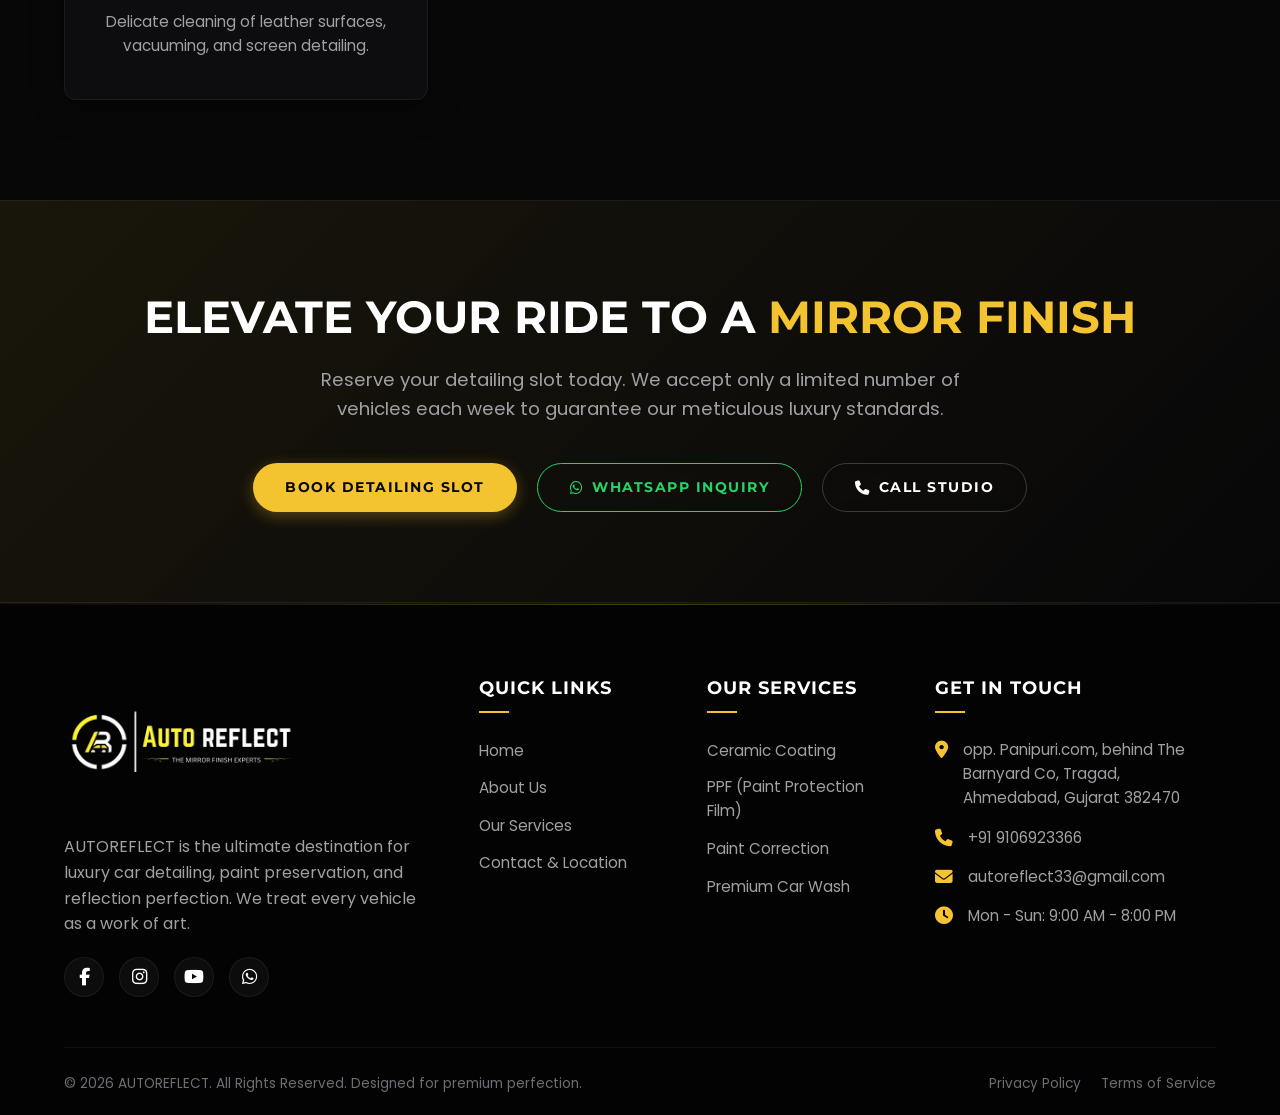
<file: wash.html>
<!DOCTYPE html>
<html lang="en">

<head>
    <meta charset="UTF-8">
    <meta name="viewport" content="width=device-width, initial-scale=1.0">
    <meta name="description"
        content="Meticulous Multi-Bucket Decontamination Wash at AUTOREFLECT. Safe luxury car washing that avoids scratches and paint swirls.">
    <meta name="keywords"
        content="auto detailing, car wash, premium wash, foam wash, car cleaning, luxury car care, mirror finish">
    <meta name="author" content="AUTOREFLECT">

    <!-- Dynamic Page Title -->
    <title>Premium Car Wash | AUTOREFLECT - The Mirror Finish Experts</title>

    <!-- Favicon -->
    <link rel="icon" type="image/png" href="Untitled_design__9_-removebg-preview.png">

    <!-- FontAwesome CDN for Premium Icons -->
    <link rel="stylesheet" href="https://cdnjs.cloudflare.com/ajax/libs/font-awesome/6.4.0/css/all.min.css"
        integrity="sha512-iecdLmaskl7CVkqkXNQ/ZH/XLlvWZOJyj7Yy7tcenmpD1ypASozpmT/E0iPtmFIB46ZmdtAc9eNBvH0H/ZpiBw=="
        crossorigin="anonymous" referrerpolicy="no-referrer" />

    <!-- Custom Stylesheet -->
    <link rel="stylesheet" href="style.css">
</head>

<body>

    <!-- Header Navigation -->
    <header>
        <div class="container">
            <a href="index.html" class="logo-container" aria-label="AUTOREFLECT Home">
                <img src="autoreflectpng.png" alt="AUTOREFLECT Logo" class="logo-img">
            </a>

            <!-- Mobile Menu Toggle Button -->
            <button class="hamburger" aria-label="Toggle Navigation menu">
                <span class="hamburger-line"></span>
                <span class="hamburger-line"></span>
                <span class="hamburger-line"></span>
            </button>

            <!-- Main Navigation Links -->
            <nav>
                <ul class="nav-menu">
                    <li><a href="index.html" class="nav-link">Home</a></li>
                    <li><a href="about.html" class="nav-link">About</a></li>
                    <li class="nav-item dropdown">
                        <a href="services.html" class="nav-link dropdown-toggle">Services <i class="fas fa-chevron-down"
                                style="font-size: 0.65rem; margin-left: 3px; transition: var(--transition-fast);"></i></a>
                        <ul class="dropdown-menu">
                            <li><a href="ceramic.html" class="dropdown-link">Ceramic Coating</a></li>
                            <li><a href="ppf.html" class="dropdown-link">PPF Protection</a></li>
                            <li><a href="paint.html" class="dropdown-link">Paint Correction</a></li>
                            <li><a href="wash.html" class="dropdown-link">Premium Car Wash</a></li>
                        </ul>
                    </li>
                    <li><a href="contact.html" class="nav-link">Contact</a></li>
                    <li><a href="contact.html" class="btn btn-primary btn-glow btn-sm"
                            style="padding: 8px 20px; font-size: 0.75rem;">Book Slot</a></li>
                </ul>
            </nav>
        </div>
    </header>

    <!-- Dynamic Service Hero Section -->
    <section class="hero" style="height: 85vh; min-height: 550px;">
        <div class="hero-bg" style="background-image: url('WH1.jpeg');"></div>
        <div class="hero-overlay"></div>

        <div class="container">
            <div class="hero-content">
                <br>
                <h1 class="hero-title reveal">Premium Car Wash</h1>
                <p class="hero-subtitle reveal delay-100" style="max-width: 700px;">A luxury detailing wash designed for
                    premium cars. Regular washing is where 90% of swirl marks are created. Our meticulous 21-step
                    procedure uses pH-neutral double-foam wash methods, touchless drying, and iron decontamination to
                    clean your car safely without scratching.</p>
                <div class="hero-buttons reveal delay-200">
                    <a href="contact.html?service=wash" class="btn btn-primary btn-glow">Book This Service</a>
                    <a href="https://wa.me/919106923366?text=Hello%20AUTOREFLECT,%20I%20would%20like%20to%20book%20a%20Premium%20Car%20Wash%20package."
                        target="_blank" rel="noopener noreferrer" class="btn btn-secondary"
                        style="border-color: #25d366; color: #25d366;">
                        <i class="fab fa-whatsapp" style="margin-right: 8px;"></i> WhatsApp Inquiry
                    </a>
                </div>
            </div>
        </div>
    </section>

    <!-- UNIQUE IMAGE LAYOUT SECTION (Visual Variety) -->
    <section class="showcase-gallery"
        style="background-color: var(--bg-dark); border-bottom: 1px solid rgba(255, 255, 255, 0.02);">
        <div class="container">
            <div class="section-header reveal">
                <h2>Cinematic <span class="highlight">Visual Showcase</span></h2>
                <p>High-resolution detailing snapshots showing our precision work, reflections, and material finishes.
                </p>
            </div>

            <div class="showcase-grid-wrapper reveal">
                <!-- Layout 4: Alternating Stack Layout -->
                <div class="layout-alternating-grid">
                    <div class="col-tall">
                        <div class="gallery-img-container">
                            <img src="WH4.jpg" alt="Car wash thick snow foam application">
                            <div class="img-overlay-glow"></div>
                        </div>
                    </div>
                    <div class="col-stack">
                        <div class="col-square">
                            <div class="gallery-img-container">
                                <img src="WH5.jpg" alt="Car wash wheel deep iron wash">
                                <div class="img-overlay-glow"></div>
                            </div>
                        </div>
                        <div class="col-square">
                            <div class="gallery-img-container">
                                <img src="WH6.jpg" alt="Car wash warm air dry blowout">
                                <div class="img-overlay-glow"></div>
                            </div>
                        </div>
                    </div>
                    <div class="col-tall" style="grid-column: span 1;">
                        <div class="gallery-img-container">
                            <img src="WH1.jpeg" alt="Premium car wash final paint glow">
                            <div class="img-overlay-glow"></div>
                        </div>
                    </div>
                </div>
            </div>
        </div>
    </section>

    <!-- SERVICE STORY SECTION (storytelling contents) -->
    <section class="service-story" style="background-color: #0b0b0d;">
        <div class="container">
            <div class="section-header reveal">
                <h2>The Detailing <span class="highlight">Philosophy</span></h2>
                <p>Why this service is essential and how our meticulous processes produce elite results.</p>
            </div>

            <!-- Story Step 1 -->
            <div class="about-intro-grid" style="grid-template-columns: 1.2fr 1fr; margin-bottom: 70px;">
                <!-- Image left, text right -->
                <div class="about-img-container reveal-left">
                    <div class="about-img-frame">
                        <img src="WH2.jpg" alt="21-Step Meticulous Decontamination Flow">
                    </div>
                </div>
                <div class="about-intro-text reveal-right" style="padding-left: 20px;">
                    <h3 style="font-size: 1.6rem; color: var(--primary-yellow);">21-Step Meticulous Decontamination Flow
                    </h3>
                    <p>We treat washing as a science. We use pH-neutral snow foam to break down surface grit, followed
                        by separate grit guards inside washing buckets, ultra-soft microfiber mitts, and iron solvents
                        to safely extract brake dust and environmental fallout.</p>
                    <p>We believe detailing is not just cleaning—it is a restoration process. Every angle of paint is
                        checked under spectrum light rigs before we continue, ensuring absolute perfection across every
                        contour.</p>
                </div>
            </div>

            <!-- Story Step 2 -->
            <div class="about-intro-grid" style="grid-template-columns: 1fr 1.2fr; margin-bottom: 70px;">
                <!-- Text left, image right -->
                <div class="about-intro-text reveal-left" style="padding-right: 20px;">
                    <h3 style="font-size: 1.6rem; color: var(--primary-yellow);">Filtered Warm Air Blowout Drying</h3>
                    <p>Using standard chamois or cheap leather cloths grinds dust into the clear coat, creating swirls.
                        We dry your car using filtered warm air blowers, preventing physical contact with the paint and
                        removing trapped water from mirrors and crevices.</p>
                    <p>Our dedication to quality means we allocate extended times to each car. We never rush our
                        curings, compounds, or wraps. Your vehicle deserves dedicated hours of manual craftsmanship.</p>
                </div>
                <div class="about-img-container reveal-right">
                    <div class="about-img-frame">
                        <img src="WH3.jpg" alt="Filtered Warm Air Blowout Drying">
                    </div>
                </div>
            </div>
        </div>
    </section>

    <!-- BEFORE / AFTER INTERACTIVE COMPARISON SECTION -->
    <section class="before-after-section"
        style="background-color: var(--bg-dark); border-top: 1px solid rgba(255, 255, 255, 0.02); border-bottom: 1px solid rgba(255, 255, 255, 0.02);">
        <div class="container">
            <div class="section-header reveal">
                <h2>Experience the <span class="highlight">Transformation</span></h2>
                <p>Drag the slider bar horizontally to visually compare the dull before state with our flawless mirror
                    finish.</p>
            </div>

            <div class="before-after-wrapper reveal">
                <!-- Sliding Comparison Widget -->
                <div class="before-after-slider-container">
                    <!-- Before image (Z-Index 1) -->
                    <div class="before-after-img-wrapper before-img">
                        <img src="washb.png" alt="Before treatment">
                    </div>
                    <!-- After image (Z-Index 2, dynamic clipping) -->
                    <div class="before-after-img-wrapper after-img">
                        <img src="washa.png" alt="After treatment finish">
                    </div>

                    <!-- Labels placed directly in container to avoid clip-path issues -->
                    <span class="slider-label label-before">Before Premium Car Wash</span>
                    <span class="slider-label label-after">After Premium Car Wash</span>

                    <!-- Input slider range control (Z-Index 10) -->
                    <input type="range" min="0" max="100" value="50" class="slider-handle"
                        aria-label="Before and After slide trigger">

                    <!-- Visual Divider Bar (Z-Index 5) -->
                    <div class="slider-bar"></div>

                    <!-- Visual Floating Button (Z-Index 6) -->
                    <div class="slider-button">
                        <i class="fas fa-arrows-left-right"></i>
                    </div>
                </div>

                <p style="color: var(--text-gray); margin-top: 25px; font-style: italic; font-size: 0.95rem;">
                    * Thorough extraction of brake dust, road salts, mud, and exhaust soot to a pristine finish.
                </p>
            </div>
        </div>
    </section>

    <!-- PREMIUM FEATURES SECTION -->
    <section class="service-features-section" style="background-color: var(--bg-dark);">
        <div class="container">
            <div class="section-header reveal">
                <h2>Premium Treatment <span class="highlight">Benefits</span></h2>
                <p>Every detailing package includes our signature studio guarantees and luxury materials.</p>
            </div>

            <div class="why-grid">
                <!-- Feature Card 1 -->
                <div class="why-card glass-panel reveal delay-100">
                    <div class="icon-box">
                        <i class="fas fa-soap"></i>
                    </div>
                    <h3>pH-Neutral Foam Wash</h3>
                    <p>Encapsulates and floats abrasive dirt off the paint safely without stripping coatings.</p>
                </div>
                <!-- Feature Card 2 -->
                <div class="why-card glass-panel reveal delay-200">
                    <div class="icon-box">
                        <i class="fas fa-spray-can"></i>
                    </div>
                    <h3>Iron & Tar Dissolve</h3>
                    <p>Chemical fallout decontamination that removes microscopic metal brake dust.</p>
                </div>
                <!-- Feature Card 3 -->
                <div class="why-card glass-panel reveal delay-300">
                    <div class="icon-box">
                        <i class="fas fa-wind"></i>
                    </div>
                    <h3>Touchless Warm Air Dry</h3>
                    <p>High-power blow drying to avoid wiping contact and towel micro-scratching.</p>
                </div>
                <!-- Feature Card 4 -->
                <div class="why-card glass-panel reveal delay-400">
                    <div class="icon-box">
                        <i class="fas fa-pump-medical"></i>
                    </div>
                    <h3>Luxury Interior Wipe</h3>
                    <p>Delicate cleaning of leather surfaces, vacuuming, and screen detailing.</p>
                </div>
            </div>
        </div>
    </section>

    <!-- LUXURY CALL TO ACTION BANNER -->
    <section class="cta-banner"
        style="background: linear-gradient(135deg, rgba(244, 196, 48, 0.08) 0%, rgba(7, 7, 8, 0.95) 100%); border-top: 1px solid var(--border-color); border-bottom: 1px solid var(--border-color); padding: 90px 0;">
        <div class="container" style="text-align: center;">
            <h2 class="reveal"
                style="font-family: var(--font-heading); font-size: 2.8rem; text-transform: uppercase; margin-bottom: 20px; line-height: 1.2;">
                Elevate Your Ride to a <span class="highlight">Mirror Finish</span></h2>
            <p class="reveal delay-100"
                style="color: var(--text-gray); max-width: 650px; margin: 0 auto 40px; font-size: 1.15rem;">Reserve your
                detailing slot today. We accept only a limited number of vehicles each week to guarantee our meticulous
                luxury standards.</p>

            <div class="reveal delay-200" style="display: flex; gap: 20px; justify-content: center; flex-wrap: wrap;">
                <a href="contact.html?service=wash" class="btn btn-primary btn-glow btn-lg">Book Detailing Slot</a>
                <a href="https://wa.me/919106923366?text=Hello%20AUTOREFLECT,%20I%20would%20like%20to%20book%20a%20Premium%20Car%20Wash%20package."
                    target="_blank" rel="noopener noreferrer" class="btn btn-secondary btn-lg"
                    style="border-color: #25d366; color: #25d366;">
                    <i class="fab fa-whatsapp" style="margin-right: 8px;"></i> WhatsApp Inquiry
                </a>
                <a href="tel:+919106923366" class="btn btn-secondary btn-lg">
                    <i class="fas fa-phone" style="margin-right: 8px;"></i> Call Studio
                </a>
            </div>
        </div>
    </section>

    <!-- Footer Section -->
    <footer>
        <div class="container">
            <div class="footer-grid">
                <!-- Column 1: About & Branding -->
                <div class="footer-col footer-about">
                    <a href="index.html" class="logo-container" style="margin-bottom: 20px; display: inline-flex;">
                        <img src="autoreflectpng.png" alt="AUTOREFLECT Logo" class="logo-img">
                    </a>
                    <p>AUTOREFLECT is the ultimate destination for luxury car detailing, paint preservation, and
                        reflection perfection. We treat every vehicle as a work of art.</p>
                    <div class="social-links">
                        <a href="https://facebook.com" target="_blank" rel="noopener noreferrer" class="social-icon"
                            aria-label="Facebook"><i class="fab fa-facebook-f"></i></a>
                        <a href="https://www.instagram.com/autoreflectofficial?igsh=MTJyOGkwbnFkZjRxNw=="
                            target="_blank" rel="noopener noreferrer" class="social-icon" aria-label="Instagram"><i
                                class="fab fa-instagram"></i></a>
                        <a href="https://youtube.com/@autoreflect33?si=MOmMUop_4ER_bFYG" target="_blank"
                            rel="noopener noreferrer" class="social-icon" aria-label="YouTube"><i
                                class="fab fa-youtube"></i></a>
                        <a href="https://wa.me/919106923366" target="_blank" rel="noopener noreferrer"
                            class="social-icon" aria-label="WhatsApp"><i class="fab fa-whatsapp"></i></a>
                    </div>
                </div>

                <!-- Column 2: Quick Links -->
                <div class="footer-col">
                    <h4>Quick Links</h4>
                    <ul class="footer-links">
                        <li><a href="index.html">Home</a></li>
                        <li><a href="about.html">About Us</a></li>
                        <li><a href="services.html">Our Services</a></li>
                        <li><a href="contact.html">Contact & Location</a></li>
                    </ul>
                </div>

                <!-- Column 3: Services -->
                <div class="footer-col">
                    <h4>Our Services</h4>
                    <ul class="footer-links">
                        <li><a href="ceramic.html">Ceramic Coating</a></li>
                        <li><a href="ppf.html">PPF (Paint Protection Film)</a></li>
                        <li><a href="paint.html">Paint Correction</a></li>
                        <li><a href="wash.html">Premium Car Wash</a></li>
                    </ul>
                </div>

                <!-- Column 4: Contact Info -->
                <div class="footer-col footer-contact">
                    <h4>Get In Touch</h4>
                    <ul>
                        <li>
                            <i class="fas fa-map-marker-alt"></i>
                            <span>opp. Panipuri.com, behind The Barnyard Co, Tragad, Ahmedabad, Gujarat 382470</span>
                        </li>
                        <li>
                            <i class="fas fa-phone"></i>
                            <a href="tel:+919106923366">+91 9106923366</a>
                        </li>
                        <li>
                            <i class="fas fa-envelope"></i>
                            <a href="mailto:autoreflect33@gmail.com">autoreflect33@gmail.com</a>
                        </li>
                        <li>
                            <i class="fas fa-clock"></i>
                            <span>Mon - Sun: 9:00 AM - 8:00 PM</span>
                        </li>
                    </ul>
                </div>
            </div>

            <!-- Footer Bottom -->
            <div class="footer-bottom">
                <div class="copyright">
                    &copy; 2026 AUTOREFLECT. All Rights Reserved. Designed for premium perfection.
                </div>
                <div class="footer-legal">
                    <a href="#">Privacy Policy</a>
                    <a href="#">Terms of Service</a>
                </div>
            </div>
        </div>
    </footer>

    <!-- Custom Script -->
    <script src="script.js"></script>
</body>

</html>
</file>
<file: style.css>
/* ==========================================================================
   AUTOREFLECT - PREMIUM AUTO DETAILING STUDIO CSS
   ========================================================================== */

/* Import Premium Fonts */
@import url('https://fonts.googleapis.com/css2?family=Montserrat:ital,wght@0,300;0,400;0,500;0,600;0,700;0,800;1,400&family=Poppins:wght@300;400;500;600;700;800&display=swap');

/* CSS Custom Properties (Theme Tokens) */
:root {
    /* Color Palette */
    --bg-dark: #070708;
    --bg-card: rgba(18, 18, 20, 0.65);
    --bg-card-hover: rgba(26, 26, 30, 0.85);
    --primary-yellow: #f4c430;
    /* Reflective Warm Yellow */
    --accent-yellow: #ffe600;
    /* Bright Neon Yellow */
    --text-white: #ffffff;
    --text-gray: #a0a0a5;
    --text-dim: #6d6d75;
    --border-color: rgba(255, 255, 255, 0.06);
    --border-glow: rgba(255, 230, 0, 0.25);
    --border-glow-active: rgba(255, 230, 0, 0.8);

    /* Typography */
    --font-heading: 'Montserrat', sans-serif;
    --font-body: 'Poppins', sans-serif;

    /* Shadows & Glows */
    --glow-shadow: 0 0 20px rgba(255, 230, 0, 0.35);
    --glow-shadow-strong: 0 0 35px rgba(255, 230, 0, 0.6);
    --glass-shadow: 0 8px 32px 0 rgba(0, 0, 0, 0.37);

    /* Motion */
    --transition-smooth: all 0.4s cubic-bezier(0.25, 1, 0.5, 1);
    --transition-fast: all 0.2s ease;
}

/* Base Reset & Styling */
* {
    margin: 0;
    padding: 0;
    box-sizing: border-box;
    scroll-behavior: smooth;
}

html,
body {
    width: 100%;
    overflow-x: hidden;
}

body {
    background-color: var(--bg-dark);
    color: var(--text-white);
    font-family: var(--font-body);
    line-height: 1.6;
    background-image:
        radial-gradient(circle at 10% 20%, rgba(244, 196, 48, 0.03) 0%, transparent 40%),
        radial-gradient(circle at 90% 80%, rgba(255, 230, 0, 0.02) 0%, transparent 50%);
    background-attachment: fixed;
}

a {
    text-decoration: none;
    color: inherit;
    transition: var(--transition-fast);
}

img {
    max-width: 100%;
    height: auto;
    display: block;
}

/* Glassmorphism Utility */
.glass-panel {
    background: var(--bg-card);
    backdrop-filter: blur(14px);
    -webkit-backdrop-filter: blur(14px);
    border: 1px solid var(--border-color);
    box-shadow: var(--glass-shadow);
    border-radius: 12px;
    transition: var(--transition-smooth);
}

.glass-panel:hover {
    border-color: rgba(255, 230, 0, 0.25);
    box-shadow: 0 8px 32px 0 rgba(0, 0, 0, 0.45), 0 0 15px rgba(255, 230, 0, 0.1);
}

/* Button & CTA Utilities */
.btn {
    display: inline-flex;
    align-items: center;
    justify-content: center;
    padding: 12px 32px;
    font-family: var(--font-heading);
    font-weight: 700;
    font-size: 0.9rem;
    text-transform: uppercase;
    letter-spacing: 1.5px;
    border-radius: 50px;
    cursor: pointer;
    transition: var(--transition-smooth);
    border: none;
    position: relative;
    overflow: hidden;
}

.btn-primary {
    background-color: var(--primary-yellow);
    color: var(--bg-dark);
    box-shadow: 0 4px 15px rgba(244, 196, 48, 0.3);
}

.btn-primary:hover {
    background-color: var(--accent-yellow);
    box-shadow: var(--glow-shadow);
    transform: translateY(-3px);
}

.btn-secondary {
    background: transparent;
    color: var(--text-white);
    border: 1px solid rgba(255, 255, 255, 0.2);
    backdrop-filter: blur(5px);
}

.btn-secondary:hover {
    border-color: var(--primary-yellow);
    color: var(--primary-yellow);
    box-shadow: 0 0 15px rgba(244, 196, 48, 0.15);
    transform: translateY(-3px);
}

.btn-glow {
    animation: glow-pulse 2s infinite alternate;
}

/* Animations */
@keyframes glow-pulse {
    0% {
        box-shadow: 0 4px 15px rgba(244, 196, 48, 0.3);
    }

    100% {
        box-shadow: 0 4px 25px rgba(255, 230, 0, 0.7);
    }
}

@keyframes slide-in-top {
    0% {
        transform: translateY(-50px);
        opacity: 0;
    }

    100% {
        transform: translateY(0);
        opacity: 1;
    }
}

/* Section Common Styles */
section {
    padding: 100px 0;
    position: relative;
    overflow: hidden;
}

.container {
    width: 90%;
    max-width: 1200px;
    margin: 0 auto;
}

.section-header {
    text-align: center;
    margin-bottom: 60px;
}

.section-header h2 {
    font-family: var(--font-heading);
    font-size: 2.5rem;
    font-weight: 800;
    letter-spacing: 1px;
    text-transform: uppercase;
    margin-bottom: 15px;
    position: relative;
    display: inline-block;
}

.section-header h2::after {
    content: '';
    display: block;
    width: 60px;
    height: 4px;
    background-color: var(--primary-yellow);
    margin: 10px auto 0;
    border-radius: 2px;
    box-shadow: 0 0 8px var(--primary-yellow);
}

.section-header p {
    color: var(--text-gray);
    font-size: 1.1rem;
    max-width: 600px;
    margin: 0 auto;
}

.highlight {
    color: var(--primary-yellow);
}

/* ==========================================================================
   HEADER / NAVIGATION
   ========================================================================== */
header {
    position: fixed;
    top: 0;
    left: 0;
    width: 100%;
    z-index: 1000;
    padding: 8px 0;
    transition: var(--transition-smooth);
    border-bottom: 1px solid transparent;
}

header.scrolled {
    padding: 6px 0;
    background: rgba(7, 7, 8, 0.85);
    backdrop-filter: blur(20px);
    -webkit-backdrop-filter: blur(20px);
    border-bottom: 1px solid var(--border-color);
    box-shadow: 0 4px 30px rgba(0, 0, 0, 0.5);
}

header .container {
    display: flex;
    justify-content: space-between;
    align-items: center;
}

.logo-container {
    display: flex;
    flex-direction: column;
}

header .logo-img {
    height: 100px;
    width: auto;
    object-fit: contain;
    transition: var(--transition-smooth);
}

header.scrolled .logo-img {
    height: 80px;
}

footer .logo-img {
    height: 140px;
    width: auto;
    object-fit: contain;
    transition: var(--transition-smooth);
}

.logo-text {
    font-family: var(--font-heading);
    font-weight: 800;
    font-size: 1.6rem;
    letter-spacing: 2px;
    line-height: 1.1;
    color: var(--text-white);
}

.logo-text span {
    color: var(--primary-yellow);
    text-shadow: 0 0 10px rgba(255, 230, 0, 0.3);
}

.logo-subtitle {
    font-family: var(--font-heading);
    font-size: 0.55rem;
    font-weight: 600;
    letter-spacing: 2.2px;
    color: var(--text-gray);
    text-transform: uppercase;
}

/* Navigation Links */
.nav-menu {
    display: flex;
    list-style: none;
    gap: 30px;
    align-items: center;
}

.nav-link {
    font-family: var(--font-heading);
    font-weight: 600;
    font-size: 0.85rem;
    text-transform: uppercase;
    letter-spacing: 1px;
    color: var(--text-gray);
    padding: 8px 0;
    position: relative;
}

.nav-link:hover,
.nav-link.active {
    color: var(--primary-yellow);
}

.nav-link::after {
    content: '';
    position: absolute;
    bottom: 0;
    left: 0;
    width: 0;
    height: 2px;
    background-color: var(--primary-yellow);
    box-shadow: 0 0 8px var(--primary-yellow);
    transition: var(--transition-smooth);
}

.nav-link:hover::after,
.nav-link.active::after {
    width: 100%;
}

/* Hamburger Menu button */
.hamburger {
    display: none;
    cursor: pointer;
    background: transparent;
    border: none;
    z-index: 1100;
}

.hamburger-line {
    display: block;
    width: 28px;
    height: 3px;
    margin: 6px auto;
    background-color: var(--text-white);
    transition: var(--transition-smooth);
    border-radius: 2px;
}

/* Active hamburger states */
.hamburger.is-active .hamburger-line:nth-child(2) {
    opacity: 0;
}

.hamburger.is-active .hamburger-line:nth-child(1) {
    transform: translateY(9px) rotate(45deg);
    background-color: var(--primary-yellow);
}

.hamburger.is-active .hamburger-line:nth-child(3) {
    transform: translateY(-9px) rotate(-45deg);
    background-color: var(--primary-yellow);
}

/* Mobile Nav Styles & Global Mobile Overrides */
@media (max-width: 768px) {

    /* Hamburger display */
    .hamburger {
        display: block;
    }

    /* Fixed Header Adjustments on Mobile to prevent cutoff and ensure it remains sticky */
    /* Fixed Header Adjustments on Mobile */
    header {
        position: fixed !important;
        top: 0 !important;
        left: 0 !important;
        width: 100% !important;
        padding: 10px 0 !important;
        background: rgba(7, 7, 8, 0.9) !important;
        border-bottom: 1px solid rgba(255, 255, 255, 0.05) !important;
        z-index: 9999 !important;
        /* સૌથી વધુ Z-index */
        transform: none !important;
        /* જૂના transform ને બળજબરીથી હટાવવા */
        -webkit-transform: none !important;
    }

    header.scrolled {
        position: fixed !important;
        top: 0 !important;
        left: 0 !important;
        width: 100% !important;
        padding: 6px 0 !important;
        background: rgba(7, 7, 8, 0.98) !important;
        border-bottom: 1px solid var(--border-color) !important;
        box-shadow: 0 4px 30px rgba(0, 0, 0, 0.8) !important;
        z-index: 9999 !important;
        /* સૌથી વધુ Z-index */
        transform: none !important;
        -webkit-transform: none !important;
    }

    header .container {
        display: flex !important;
        justify-content: space-between !important;
        align-items: center !important;
    }

    .logo-container {
        align-items: flex-start !important;
    }

    /* Larger Mobile Logo Image for Premium Aesthetics */
    header .logo-img {
        height: 100px !important;
        width: auto !important;
    }

    header.scrolled .logo-img {
        height: 80px !important;
    }

    /* Responsive Logo Text styling */
    .logo-text {
        font-size: 1.75rem !important;
        letter-spacing: 1.5px !important;
    }

    .logo-subtitle {
        font-size: 0.65rem !important;
        letter-spacing: 1.5px !important;
    }

    /* Mobile Menu Container with Glassmorphism & Slide-in Animation */
    .nav-menu {
        position: fixed;
        top: 0;
        right: -100%;
        width: 85%;
        max-width: 340px;
        height: 100vh;
        background: linear-gradient(135deg, rgba(15, 15, 20, 0.98) 0%, rgba(7, 7, 8, 0.98) 100%);
        backdrop-filter: blur(30px);
        -webkit-backdrop-filter: blur(30px);
        border-left: 1px solid rgba(255, 230, 0, 0.15);
        box-shadow: -10px 0 40px rgba(0, 0, 0, 0.8);
        flex-direction: column;
        justify-content: center;
        align-items: center;
        gap: 25px;
        padding: 80px 40px;
        transition: all 0.5s cubic-bezier(0.25, 1, 0.5, 1);
        z-index: 1050;
        visibility: hidden;
    }

    .nav-menu.is-active {
        right: 0;
        visibility: visible;
    }

    /* Premium Link Slide-Up & Fade-In Micro-animations */
    .nav-menu li {
        width: 100%;
        text-align: center;
        opacity: 0;
        transform: translateY(20px);
        transition: all 0.4s cubic-bezier(0.25, 1, 0.5, 1);
    }

    .nav-menu.is-active li {
        opacity: 1;
        transform: translateY(0);
    }

    .nav-menu.is-active li:nth-child(1) {
        transition-delay: 0.1s;
    }

    .nav-menu.is-active li:nth-child(2) {
        transition-delay: 0.15s;
    }

    .nav-menu.is-active li:nth-child(3) {
        transition-delay: 0.2s;
    }

    .nav-menu.is-active li:nth-child(4) {
        transition-delay: 0.25s;
    }

    .nav-menu.is-active li:nth-child(5) {
        transition-delay: 0.3s;
    }

    .nav-link {
        font-size: 1.15rem;
        padding: 10px 0;
        display: inline-block;
        width: 100%;
    }

    /* Book Slot Button Styling in mobile menu */
    .nav-menu li a.btn {
        width: auto;
        min-width: 180px;
        margin: 10px auto 0;
        display: inline-block;
    }

    /* Prevent Hero layouts from cutting off or overlapping behind the header */
    .hero {
        height: auto !important;
        min-height: 100vh !important;
        padding-top: 130px !important;
        padding-bottom: 60px !important;
        display: flex !important;
        align-items: center !important;
    }

    .hero .container {
        display: flex !important;
        flex-direction: column !important;
        justify-content: center !important;
    }

    .hero-bg {
        background-position: center !important;
    }

    /* Subtitle spacing and sizes on mobile */
    .hero-subtitle {
        font-size: 0.95rem !important;
        line-height: 1.5 !important;
        margin-bottom: 30px !important;
    }

    /* Booking CTA Banners styling */
    .cta-banner {
        padding: 60px 0 !important;
    }

    .cta-banner h2 {
        font-size: 1.8rem !important;
        line-height: 1.3 !important;
    }

    .cta-banner p {
        font-size: 0.95rem !important;
        margin-bottom: 25px !important;
    }

    /* Grid layout fixes for general grids */
    .about-intro-grid {
        grid-template-columns: 1fr !important;
        gap: 30px !important;
    }

    /* Padding adjustments for lists and cards on mobile */
    .why-card {
        padding: 30px 20px !important;
    }

    .why-card h3 {
        font-size: 1.15rem !important;
    }

    .why-card p {
        font-size: 0.85rem !important;
    }

    .service-card {
        padding: 30px 20px !important;
    }

    .service-card h3 {
        font-size: 1.25rem !important;
    }

    .service-card p {
        font-size: 0.85rem !important;
        margin-bottom: 20px !important;
    }

    .service-features {
        margin-bottom: 20px !important;
        padding-top: 15px !important;
    }

    .service-features li {
        font-size: 0.8rem !important;
    }
}

/* ==========================================================================
   FOOTER
   ========================================================================== */
footer {
    background-color: #030304;
    border-top: 1px solid var(--border-color);
    padding: 70px 0 20px;
    position: relative;
    overflow: hidden;
}

footer::before {
    content: '';
    position: absolute;
    top: 0;
    left: 0;
    width: 100%;
    height: 1px;
    background: linear-gradient(90deg, transparent, var(--primary-yellow), transparent);
    opacity: 0.3;
}

.footer-grid {
    display: grid;
    grid-template-columns: 2fr 1fr 1fr 1.5fr;
    gap: 40px;
    margin-bottom: 50px;
}

.footer-col h4 {
    font-family: var(--font-heading);
    font-size: 1.1rem;
    font-weight: 700;
    letter-spacing: 1px;
    text-transform: uppercase;
    margin-bottom: 25px;
    color: var(--text-white);
    position: relative;
}

.footer-col h4::after {
    content: '';
    display: block;
    width: 30px;
    height: 2px;
    background-color: var(--primary-yellow);
    margin-top: 8px;
}

.footer-about p {
    color: var(--text-gray);
    margin-bottom: 20px;
    padding-right: 20px;
}

.social-links {
    display: flex;
    gap: 15px;
}

.social-icon {
    width: 40px;
    height: 40px;
    border-radius: 50%;
    background: rgba(255, 255, 255, 0.04);
    border: 1px solid var(--border-color);
    display: flex;
    align-items: center;
    justify-content: center;
    font-size: 1.1rem;
    color: var(--text-white);
    transition: var(--transition-smooth);
}

.social-icon:hover {
    color: var(--bg-dark);
    background-color: var(--primary-yellow);
    border-color: var(--primary-yellow);
    box-shadow: 0 0 12px rgba(255, 215, 0, 0.5);
    transform: translateY(-3px);
}

.footer-links {
    list-style: none;
}

.footer-links li {
    margin-bottom: 12px;
}

.footer-links a {
    color: var(--text-gray);
    font-size: 0.95rem;
    display: inline-block;
}

.footer-links a:hover {
    color: var(--primary-yellow);
    transform: translateX(5px);
}

.footer-contact li {
    display: flex;
    align-items: flex-start;
    gap: 15px;
    margin-bottom: 15px;
    color: var(--text-gray);
    font-size: 0.95rem;
}

.footer-contact i {
    color: var(--primary-yellow);
    font-size: 1.1rem;
    margin-top: 3px;
}

.footer-bottom {
    border-top: 1px solid rgba(255, 255, 255, 0.05);
    padding-top: 25px;
    display: flex;
    justify-content: space-between;
    align-items: center;
    flex-wrap: wrap;
    gap: 15px;
}

.copyright {
    color: var(--text-dim);
    font-size: 0.85rem;
}

.footer-legal {
    display: flex;
    gap: 20px;
}

.footer-legal a {
    color: var(--text-dim);
    font-size: 0.85rem;
}

.footer-legal a:hover {
    color: var(--text-gray);
}

@media (max-width: 992px) {
    .footer-grid {
        grid-template-columns: 1fr 1fr;
        gap: 30px;
    }
}

@media (max-width: 576px) {
    .footer-grid {
        grid-template-columns: 1fr;
    }

    .footer-bottom {
        flex-direction: column;
        text-align: center;
    }
}

/* ==========================================================================
   HOME PAGE (index.php) SPECIFIC STYLES
   ========================================================================== */
/* Hero Section */
.hero {
    height: 100vh;
    min-height: 650px;
    display: flex;
    align-items: center;
    position: relative;
    overflow: hidden;
}

.hero-bg {
    position: absolute;
    top: 0;
    left: 0;
    width: 100%;
    height: 100%;
    z-index: 1;
    background-size: cover;
    background-position: center;
    background-repeat: no-repeat;
}

.home-hero-bg {
    background-image: url('https://images.unsplash.com/photo-1618843479313-40f8afb4b4d8?q=80&w=1600&auto=format&fit=crop');
}

/* Luxury Overlay */
.hero-overlay {
    position: absolute;
    top: 0;
    left: 0;
    width: 100%;
    height: 100%;
    background: linear-gradient(135deg, rgba(7, 7, 8, 0.95) 0%, rgba(7, 7, 8, 0.8) 50%, rgba(0, 0, 0, 0.4) 100%);
    z-index: 2;
}

.hero-overlay::after {
    content: '';
    position: absolute;
    bottom: 0;
    left: 0;
    width: 100%;
    height: 150px;
    background: linear-gradient(to top, var(--bg-dark), transparent);
}

.hero .container {
    position: relative;
    z-index: 3;
    display: flex;
    flex-direction: column;
    justify-content: center;
}

.hero-tagline {
    font-family: var(--font-heading);
    font-weight: 700;
    font-size: 0.95rem;
    color: var(--primary-yellow);
    text-transform: uppercase;
    letter-spacing: 4px;
    margin-bottom: 20px;
    display: inline-flex;
    align-items: center;
    gap: 10px;
    animation: slide-in-top 0.8s ease;
}

.hero-tagline::before {
    content: '';
    width: 30px;
    height: 2px;
    background-color: var(--primary-yellow);
    box-shadow: 0 0 8px var(--primary-yellow);
}

.hero-title {
    font-family: var(--font-heading);
    font-size: 4rem;
    font-weight: 800;
    line-height: 1.1;
    text-transform: uppercase;
    letter-spacing: 1px;
    max-width: 800px;
    margin-bottom: 25px;
    color: var(--text-white);
}

.hero-subtitle {
    font-size: 1.2rem;
    color: var(--text-gray);
    max-width: 600px;
    margin-bottom: 40px;
    font-weight: 300;
}

.hero-buttons {
    display: flex;
    gap: 20px;
    flex-wrap: wrap;
}

@media (max-width: 768px) {
    .hero-bg {
        background-position: 62% center;
    }

    .home-hero-bg {
        background-image: url('https://images.unsplash.com/photo-1603584173870-7f23fdae1b7a?q=80&w=1000&auto=format&fit=crop');
        background-position: center;
    }

    .hero-title {
        font-size: 2.5rem;
    }

    .hero-subtitle {
        font-size: 1rem;
    }
}

/* Why Choose Us Section */
.why-grid {
    display: grid;
    grid-template-columns: repeat(auto-fit, minmax(300px, 1fr));
    gap: 30px;
}

.why-card {
    padding: 40px 30px;
    border-radius: 12px;
    text-align: center;
    position: relative;
    overflow: hidden;
}

.why-card::before {
    content: '';
    position: absolute;
    top: 0;
    left: 0;
    width: 100%;
    height: 100%;
    background: radial-gradient(circle at top right, rgba(255, 230, 0, 0.05), transparent 60%);
    opacity: 0;
    transition: var(--transition-smooth);
}

.why-card:hover::before {
    opacity: 1;
}

.why-card:hover {
    border-color: var(--border-glow-active);
    box-shadow: var(--glow-shadow);
    transform: translateY(-8px);
}

.icon-box {
    width: 70px;
    height: 70px;
    border-radius: 50%;
    background: rgba(255, 230, 0, 0.06);
    border: 1px solid rgba(255, 230, 0, 0.15);
    display: flex;
    align-items: center;
    justify-content: center;
    margin: 0 auto 25px;
    font-size: 1.8rem;
    color: var(--primary-yellow);
    transition: var(--transition-smooth);
}

.why-card:hover .icon-box {
    background: var(--primary-yellow);
    color: var(--bg-dark);
    box-shadow: 0 0 20px rgba(255, 230, 0, 0.4);
    transform: scale(1.1) rotate(5deg);
}

.why-card h3 {
    font-family: var(--font-heading);
    font-size: 1.3rem;
    font-weight: 700;
    margin-bottom: 15px;
    text-transform: uppercase;
    letter-spacing: 0.5px;
}

.why-card p {
    color: var(--text-gray);
    font-size: 0.95rem;
}

/* Service Preview on Home */
.services-preview-grid {
    display: grid;
    grid-template-columns: repeat(auto-fit, minmax(260px, 1fr));
    gap: 30px;
    margin-bottom: 50px;
}

/* Testimonial Section */
.testimonials-slider {
    display: grid;
    grid-template-columns: repeat(auto-fit, minmax(320px, 1fr));
    gap: 30px;
}

.testimonial-card {
    padding: 35px;
    position: relative;
    display: flex;
    flex-direction: column;
    height: 100%;
}

.testimonial-stars {
    color: var(--primary-yellow);
    margin-bottom: 20px;
    font-size: 1rem;
}

.testimonial-text {
    font-style: italic;
    color: var(--text-gray);
    margin-bottom: 25px;
    font-size: 0.95rem;
    flex-grow: 1;
}

.testimonial-author {
    display: flex;
    align-items: center;
    gap: 15px;
    margin-top: auto;
}

.author-img {
    width: 50px;
    height: 50px;
    border-radius: 50%;
    border: 2px solid var(--primary-yellow);
    object-fit: cover;
}

.author-avatar-initial {
    width: 50px;
    height: 50px;
    border-radius: 50%;
    border: 2px solid var(--primary-yellow);
    background: rgba(255, 230, 0, 0.08);
    color: var(--primary-yellow);
    display: flex;
    align-items: center;
    justify-content: center;
    font-family: var(--font-heading);
    font-weight: 700;
    font-size: 1.2rem;
    text-transform: uppercase;
    box-shadow: 0 0 10px rgba(255, 230, 0, 0.15);
    flex-shrink: 0;
}

.author-info h4 {
    font-family: var(--font-heading);
    font-size: 1rem;
    font-weight: 700;
}

.author-info p {
    color: var(--text-dim);
    font-size: 0.8rem;
}

/* ==========================================================================
   ABOUT PAGE (about.php) STYLES
   ========================================================================== */
.about-hero {
    padding-top: 180px;
    padding-bottom: 90px;
    background: linear-gradient(to bottom, rgba(7, 7, 8, 0.85), rgba(7, 7, 8, 0.95)), url('https://images.unsplash.com/photo-1617788138017-80ad40651399?q=80&w=1600&auto=format&fit=crop');
    background-size: cover;
    background-position: center 50%;
    background-repeat: no-repeat;
    border-bottom: 0px solid var(--border-color);
}

.about-intro-grid {
    display: grid;
    grid-template-columns: 1.2fr 1fr;
    gap: 60px;
    align-items: center;
    margin-bottom: 100px;
}

.about-img-container {
    position: relative;
}

.about-img-frame {
    border-radius: 12px;
    overflow: hidden;
    position: relative;
    border: 1px solid var(--border-color);
    box-shadow: 0 20px 40px rgba(0, 0, 0, 0.5);
}

.about-img-frame::after {
    content: '';
    position: absolute;
    top: 0;
    left: 0;
    width: 100%;
    height: 100%;
    background: linear-gradient(to right, rgba(7, 7, 8, 0.4), transparent);
}

.about-img-badge {
    position: absolute;
    bottom: -20px;
    right: -20px;
    padding: 20px 30px;
    text-align: center;
    z-index: 10;
}

.about-img-badge span {
    display: block;
}

.badge-num {
    font-family: var(--font-heading);
    font-size: 2.2rem;
    font-weight: 800;
    color: var(--primary-yellow);
    line-height: 1;
}

.badge-text {
    font-size: 0.75rem;
    font-weight: 600;
    text-transform: uppercase;
    letter-spacing: 1px;
    color: var(--text-white);
}

.about-intro-text h3 {
    font-family: var(--font-heading);
    font-size: 1.8rem;
    margin-bottom: 20px;
    text-transform: uppercase;
}

.about-intro-text p {
    color: var(--text-gray);
    margin-bottom: 20px;
}

/* Mission & Vision Section */
.mission-vision-grid {
    display: grid;
    grid-template-columns: 1fr 1fr;
    gap: 40px;
    margin-bottom: 80px;
}

.mv-card {
    padding: 40px;
}

.mv-card h3 {
    font-family: var(--font-heading);
    font-size: 1.5rem;
    font-weight: 700;
    margin-bottom: 20px;
    text-transform: uppercase;
    display: flex;
    align-items: center;
    gap: 15px;
}

.mv-card h3 i {
    color: var(--primary-yellow);
}

.mv-card p {
    color: var(--text-gray);
}

/* Core Values / Bullet points */
.values-list {
    margin-top: 25px;
    list-style: none;
}

.values-list li {
    display: flex;
    align-items: flex-start;
    gap: 15px;
    margin-bottom: 18px;
    color: var(--text-gray);
}

.values-list li i {
    color: var(--primary-yellow);
    margin-top: 4px;
    font-size: 1.1rem;
    text-shadow: 0 0 5px rgba(255, 230, 0, 0.4);
}

.values-list strong {
    color: var(--text-white);
}

@media (max-width: 992px) {
    .about-intro-grid {
        grid-template-columns: 1fr !important;
        gap: 40px !important;
    }

    .about-img-badge {
        bottom: 10px;
        right: 10px;
    }

    .mission-vision-grid {
        grid-template-columns: 1fr;
    }
}

/* ==========================================================================
   SERVICES PAGE (services.php) STYLES
   ========================================================================== */
.services-hero {
    padding-top: 180px;
    padding-bottom: 90px;
    background: linear-gradient(to bottom, rgba(7, 7, 8, 0.85), rgba(7, 7, 8, 0.95)), url('https://images.unsplash.com/photo-1601362840469-8178875af785?q=80&w=1600&auto=format&fit=crop');
    background-size: cover;
    background-position: center;
    background-repeat: no-repeat;
    border-bottom: 1px solid var(--border-color);
}

.services-list-grid {
    display: grid;
    grid-template-columns: repeat(auto-fit, minmax(280px, 1fr));
    gap: 30px;
    margin-top: 50px;
}

.service-card {
    padding: 40px 30px;
    display: flex;
    flex-direction: column;
    height: 100%;
    position: relative;
    overflow: hidden;
}

.service-card::after {
    content: '';
    position: absolute;
    top: -50%;
    left: -50%;
    width: 200%;
    height: 200%;
    background: radial-gradient(circle, rgba(255, 230, 0, 0.02) 0%, transparent 60%);
    pointer-events: none;
    transition: var(--transition-smooth);
}

.service-card:hover::after {
    background: radial-gradient(circle, rgba(255, 230, 0, 0.05) 0%, transparent 60%);
}

.service-card:hover {
    border-color: var(--accent-yellow);
    box-shadow: var(--glow-shadow);
    transform: translateY(-10px);
}

.service-icon {
    font-size: 2.2rem;
    color: var(--primary-yellow);
    margin-bottom: 25px;
    text-shadow: 0 0 10px rgba(255, 230, 0, 0.2);
    transition: var(--transition-smooth);
}

.service-card:hover .service-icon {
    transform: scale(1.1);
    color: var(--accent-yellow);
    text-shadow: 0 0 15px rgba(255, 230, 0, 0.5);
}

.service-card h3 {
    font-family: var(--font-heading);
    font-size: 1.4rem;
    font-weight: 700;
    text-transform: uppercase;
    letter-spacing: 0.5px;
    margin-bottom: 15px;
    color: var(--text-white);
}

.service-card p {
    color: var(--text-gray);
    font-size: 0.95rem;
    margin-bottom: 25px;
    flex-grow: 1;
}

.service-features {
    list-style: none;
    margin-bottom: 30px;
    border-top: 1px solid rgba(255, 255, 255, 0.05);
    padding-top: 20px;
}

.service-features li {
    display: flex;
    align-items: center;
    gap: 10px;
    font-size: 0.85rem;
    color: var(--text-gray);
    margin-bottom: 10px;
}

.service-features li i {
    color: var(--primary-yellow);
}

.service-card .btn {
    width: 100%;
}

/* ==========================================================================
   CONTACT PAGE (contact.php) STYLES
   ========================================================================== */
.contact-hero {
    padding-top: 180px;
    padding-bottom: 90px;
    background: linear-gradient(to bottom, rgba(7, 7, 8, 0.85), rgba(7, 7, 8, 0.95)), url('https://images.unsplash.com/photo-1619642751034-765dfdf7c58e?q=80&w=1600&auto=format&fit=crop');
    background-size: cover;
    background-position: center;
    background-repeat: no-repeat;
    border-bottom: 0px solid var(--border-color);
}

.contact-grid {
    display: grid;
    grid-template-columns: 1fr 1.5fr;
    gap: 50px;
    margin-bottom: 80px;
}

.contact-info-panel {
    padding: 40px;
}

.contact-info-panel h3 {
    font-family: var(--font-heading);
    font-size: 1.6rem;
    font-weight: 700;
    text-transform: uppercase;
    margin-bottom: 25px;
    color: var(--text-white);
}

.contact-info-panel p {
    color: var(--text-gray);
    margin-bottom: 35px;
}

.contact-details {
    display: flex;
    flex-direction: column;
    gap: 25px;
    margin-bottom: 40px;
}

.contact-detail-item {
    display: flex;
    gap: 20px;
    align-items: flex-start;
}

.contact-detail-item .icon-box {
    margin: 0;
    width: 50px;
    height: 50px;
    font-size: 1.2rem;
    flex-shrink: 0;
}

.detail-content h4 {
    font-family: var(--font-heading);
    font-size: 0.9rem;
    text-transform: uppercase;
    letter-spacing: 0.5px;
    color: var(--text-white);
    margin-bottom: 5px;
}

.detail-content p {
    color: var(--text-gray);
    margin-bottom: 0;
    font-size: 0.95rem;
}

.detail-content a:hover {
    color: var(--primary-yellow);
}

/* WhatsApp Banner Link */
.whatsapp-banner {
    display: flex;
    align-items: center;
    justify-content: center;
    gap: 12px;
    padding: 15px;
    background: rgba(37, 211, 102, 0.1);
    border: 1px solid rgba(37, 211, 102, 0.2);
    border-radius: 8px;
    color: #25d366;
    font-weight: 600;
    font-size: 0.95rem;
    transition: var(--transition-smooth);
}

.whatsapp-banner:hover {
    background: #25d366;
    color: #000;
    box-shadow: 0 0 15px rgba(37, 211, 102, 0.4);
    transform: translateY(-2px);
}

.whatsapp-banner i {
    font-size: 1.3rem;
}

/* Contact Form */
.contact-form-panel {
    padding: 40px;
}

.contact-form-panel h3 {
    font-family: var(--font-heading);
    font-size: 1.6rem;
    font-weight: 700;
    text-transform: uppercase;
    margin-bottom: 30px;
    color: var(--text-white);
}

.form-group-row {
    display: grid;
    grid-template-columns: 1fr 1fr;
    gap: 20px;
}

.form-group {
    margin-bottom: 25px;
}

.form-label {
    display: block;
    font-family: var(--font-heading);
    font-size: 0.75rem;
    font-weight: 600;
    text-transform: uppercase;
    letter-spacing: 1px;
    color: var(--text-gray);
    margin-bottom: 8px;
}

.form-control {
    width: 100%;
    background: rgba(0, 0, 0, 0.25);
    border: 1px solid rgba(255, 255, 255, 0.08);
    border-radius: 6px;
    padding: 14px 20px;
    color: var(--text-white);
    font-family: var(--font-body);
    font-size: 0.95rem;
    transition: var(--transition-smooth);
}

.form-control:focus {
    outline: none;
    border-color: var(--primary-yellow);
    background: rgba(0, 0, 0, 0.4);
    box-shadow: 0 0 15px rgba(255, 230, 0, 0.1);
}

textarea.form-control {
    resize: vertical;
    min-height: 140px;
}

.contact-form-panel .btn {
    width: 100%;
}

/* Google Map Container */
.map-section {
    padding-bottom: 100px;
}

.map-container {
    border-radius: 12px;
    overflow: hidden;
    border: 1px solid var(--border-color);
    box-shadow: var(--glass-shadow);
    transition: var(--transition-smooth);
    position: relative;
    height: 450px;
}

.map-container:hover {
    border-color: var(--accent-yellow);
    box-shadow: var(--glow-shadow);
}

.map-container iframe {
    width: 100%;
    height: 100%;
    border: none;
    filter: invert(90%) hue-rotate(180deg) grayscale(10%) contrast(90%);
}

@media (max-width: 992px) {
    .contact-grid {
        grid-template-columns: 1fr;
        gap: 40px;
    }
}

@media (max-width: 576px) {
    .form-group-row {
        grid-template-columns: 1fr;
        gap: 0;
    }

    .contact-info-panel,
    .contact-form-panel {
        padding: 30px 20px;
    }
}

/* ==========================================================================
   SCROLL REVEAL & JS UTILITIES
   ========================================================================== */
.reveal {
    position: relative;
    opacity: 0;
    transform: translateY(30px);
    transition: all 0.8s cubic-bezier(0.25, 1, 0.5, 1);
}

.reveal.active {
    opacity: 1;
    transform: translateY(0);
}

.reveal-left {
    position: relative;
    opacity: 0;
    transform: translateX(-40px);
    transition: all 0.8s cubic-bezier(0.25, 1, 0.5, 1);
}

.reveal-left.active {
    opacity: 1;
    transform: translateX(0);
}

.reveal-right {
    position: relative;
    opacity: 0;
    transform: translateX(40px);
    transition: all 0.8s cubic-bezier(0.25, 1, 0.5, 1);
}

.reveal-right.active {
    opacity: 1;
    transform: translateX(0);
}

.delay-100 {
    transition-delay: 100ms;
}

.delay-200 {
    transition-delay: 200ms;
}

.delay-300 {
    transition-delay: 300ms;
}

.delay-400 {
    transition-delay: 400ms;
}

.delay-500 {
    transition-delay: 500ms;
}

/* ==========================================================================
   BEFORE & AFTER SLIDER
   ========================================================================== */
.before-after-wrapper {
    margin: 40px auto;
    max-width: 800px;
    width: 100%;
    text-align: center;
}

.before-after-slider-container {
    position: relative;
    width: 100%;
    height: 480px;
    border-radius: 12px;
    overflow: hidden;
    border: 1px solid var(--border-color);
    box-shadow: var(--glass-shadow);
    transition: var(--transition-smooth);
}

.before-after-slider-container:hover {
    border-color: var(--primary-yellow);
    box-shadow: var(--glow-shadow);
}

.before-after-img-wrapper {
    position: absolute;
    top: 0;
    left: 0;
    width: 100%;
    height: 100%;
}

.before-after-img-wrapper img {
    width: 100%;
    height: 100%;
    object-fit: cover;
    pointer-events: none;
}

.before-after-img-wrapper.before-img {
    z-index: 1;
}

.before-after-img-wrapper.after-img {
    z-index: 2;
    clip-path: polygon(0 0, 50% 0, 50% 100%, 0 100%);
}

/* Range input cover */
.before-after-slider-container .slider-handle {
    position: absolute;
    top: 0;
    left: 0;
    width: 100%;
    height: 100%;
    background: transparent;
    opacity: 0;
    cursor: ew-resize;
    z-index: 10;
    -webkit-appearance: none;
    appearance: none;
}

.before-after-slider-container .slider-bar {
    position: absolute;
    top: 0;
    left: 50%;
    width: 3px;
    height: 100%;
    background-color: var(--primary-yellow);
    box-shadow: 0 0 10px var(--primary-yellow), 0 0 20px var(--primary-yellow);
    z-index: 5;
    pointer-events: none;
    transform: translateX(-50%);
}

.before-after-slider-container .slider-button {
    position: absolute;
    top: 50%;
    left: 50%;
    width: 50px;
    height: 50px;
    border-radius: 50%;
    background-color: var(--bg-dark);
    border: 3px solid var(--primary-yellow);
    color: var(--primary-yellow);
    box-shadow: 0 0 20px rgba(255, 230, 0, 0.5);
    display: flex;
    align-items: center;
    justify-content: center;
    transform: translate(-50%, -50%);
    z-index: 6;
    pointer-events: none;
    font-size: 1.1rem;
    transition: transform 0.1s ease;
}

.slider-label {
    position: absolute;
    bottom: 20px;
    background: rgba(0, 0, 0, 0.7);
    padding: 6px 14px;
    font-family: var(--font-heading);
    font-weight: 700;
    font-size: 0.75rem;
    text-transform: uppercase;
    letter-spacing: 1px;
    border-radius: 4px;
    border: 1px solid var(--border-color);
    pointer-events: none;
    z-index: 3;
}

.slider-label.label-before {
    right: 20px;
    color: #ff4d4d;
    border-color: rgba(255, 77, 77, 0.3);
}

.slider-label.label-after {
    left: 20px;
    color: var(--primary-yellow);
    border-color: rgba(244, 196, 48, 0.3);
}

@media (max-width: 768px) {
    .section-header h2 {
        font-size: 1.6rem;
    }

    .before-after-slider-container {
        height: 320px;
    }

    .slider-label {
        font-size: 0.65rem;
        padding: 4px 10px;
        bottom: 15px;
    }

    .slider-label.label-before {
        right: 15px;
    }

    .slider-label.label-after {
        left: 15px;
    }
}

/* ==========================================================================
   LUXURY SHOWCASE MIXED IMAGE LAYOUTS
   ========================================================================== */
.showcase-grid-wrapper {
    margin-top: 60px;
}

/* Layout 1: Left large image + right 2 small stacked (Grid composition) */
.layout-asymmetric-3 {
    display: grid;
    grid-template-columns: 1.6fr 1fr;
    gap: 30px;
}

.layout-asymmetric-3 .large-img {
    height: 530px;
    border-radius: 12px;
    overflow: hidden;
    position: relative;
    border: 1px solid var(--border-color);
}

.layout-asymmetric-3 .small-img-stack {
    display: flex;
    flex-direction: column;
    gap: 30px;
}

.layout-asymmetric-3 .small-img {
    height: 250px;
    border-radius: 12px;
    overflow: hidden;
    position: relative;
    border: 1px solid var(--border-color);
}

/* Layout 2: Overlapping offset layout (floating panels) */
.layout-overlapping-panels {
    display: grid;
    grid-template-columns: 1fr 1fr;
    gap: 50px;
    align-items: center;
    position: relative;
    height: 550px;
    margin-bottom: 50px;
}

.layout-overlapping-panels .panel-bg {
    height: 480px;
    width: 85%;
    border-radius: 12px;
    overflow: hidden;
    border: 1px solid var(--border-color);
    position: absolute;
    left: 0;
    bottom: 0;
    z-index: 1;
}

.layout-overlapping-panels .panel-floating {
    height: 380px;
    width: 60%;
    border-radius: 12px;
    overflow: hidden;
    border: 2px solid var(--primary-yellow);
    box-shadow: var(--glow-shadow);
    position: absolute;
    right: 0;
    top: 0;
    z-index: 2;
}

/* Layout 3: Horizontal widescreen layout + split blocks */
.layout-widescreen-split {
    display: flex;
    flex-direction: column;
    gap: 30px;
}

.layout-widescreen-split .wide-banner {
    height: 380px;
    border-radius: 12px;
    overflow: hidden;
    border: 1px solid var(--border-color);
    position: relative;
}

.layout-widescreen-split .split-cols {
    display: grid;
    grid-template-columns: 1fr 1fr;
    gap: 30px;
}

.layout-widescreen-split .split-col-img {
    height: 260px;
    border-radius: 12px;
    overflow: hidden;
    border: 1px solid var(--border-color);
}

/* Layout 4: Alternating Grid */
.layout-alternating-grid {
    display: grid;
    grid-template-columns: 1fr 1.2fr 1fr;
    gap: 25px;
    align-items: center;
}

.layout-alternating-grid .col-tall {
    height: 480px;
    border-radius: 12px;
    overflow: hidden;
    border: 1px solid var(--border-color);
}

.layout-alternating-grid .col-stack {
    display: flex;
    flex-direction: column;
    gap: 25px;
}

.layout-alternating-grid .col-square {
    height: 227px;
    border-radius: 12px;
    overflow: hidden;
    border: 1px solid var(--border-color);
}

/* Common Image zoom transitions */
.gallery-img-container {
    width: 100%;
    height: 100%;
    position: relative;
    cursor: pointer;
    overflow: hidden;
}

.gallery-img-container img {
    width: 100%;
    height: 100%;
    object-fit: cover;
    transition: transform 0.6s cubic-bezier(0.25, 1, 0.5, 1);
}

.gallery-img-container:hover img {
    transform: scale(1.08);
}

.gallery-img-container .img-overlay-glow {
    position: absolute;
    top: 0;
    left: 0;
    width: 100%;
    height: 100%;
    background: linear-gradient(to top, rgba(7, 7, 8, 0.7), transparent);
    opacity: 0.8;
    transition: var(--transition-smooth);
}

.gallery-img-container:hover .img-overlay-glow {
    background: linear-gradient(to top, rgba(255, 230, 0, 0.15), transparent);
}

/* Responsive adjustments for layouts */
@media (max-width: 992px) {
    .layout-asymmetric-3 {
        grid-template-columns: 1fr;
    }

    .layout-asymmetric-3 .large-img {
        height: 380px;
    }

    .layout-overlapping-panels {
        display: flex;
        flex-direction: column;
        height: auto;
        gap: 30px;
    }

    .layout-overlapping-panels .panel-bg,
    .layout-overlapping-panels .panel-floating {
        position: relative;
        width: 100%;
        height: 300px;
        left: auto;
        right: auto;
        top: auto;
        bottom: auto;
    }

    .layout-widescreen-split .split-cols {
        grid-template-columns: 1fr;
    }

    .layout-alternating-grid {
        grid-template-columns: 1fr;
    }

    .layout-alternating-grid .col-tall {
        height: 300px;
    }
}

/* ==========================================================================
   DROPDOWN MENU STYLES
   ========================================================================== */
.nav-item.dropdown {
    position: relative;
}

/* Dropdown menu container styling */
.dropdown-menu {
    position: absolute;
    top: 100%;
    left: 50%;
    transform: translateX(-50%) translateY(15px);
    width: 220px;
    background: rgba(11, 11, 13, 0.96);
    backdrop-filter: blur(20px);
    -webkit-backdrop-filter: blur(20px);
    border: 1px solid var(--border-color);
    box-shadow: 0 15px 35px rgba(0, 0, 0, 0.7), 0 0 20px rgba(255, 230, 0, 0.05);
    border-radius: 8px;
    list-style: none;
    padding: 12px 0;
    opacity: 0;
    visibility: hidden;
    transition: all 0.35s cubic-bezier(0.25, 1, 0.5, 1);
    z-index: 200;
}

/* Desktop hover interactions */
.nav-item.dropdown:hover .dropdown-menu {
    opacity: 1;
    visibility: visible;
    transform: translateX(-50%) translateY(0);
}

.nav-item.dropdown:hover .dropdown-toggle i {
    transform: rotate(180deg);
    color: var(--primary-yellow);
}

/* Dropdown individual link styling */
.dropdown-link {
    display: block;
    padding: 10px 24px;
    font-family: var(--font-heading);
    font-weight: 500;
    font-size: 0.8rem;
    color: var(--text-gray);
    text-transform: uppercase;
    letter-spacing: 0.5px;
    transition: var(--transition-fast);
}

.dropdown-link:hover {
    color: var(--primary-yellow);
    background: rgba(255, 230, 0, 0.06);
    padding-left: 28px;
    /* Smooth slide-in indicator effect */
}

/* Active sub-link highlighting */
.dropdown-link.active {
    color: var(--primary-yellow);
    font-weight: 700;
}

/* Mobile Dropdown styles (inline accordion) */
@media (max-width: 768px) {
    .dropdown-menu {
        position: static;
        transform: none !important;
        opacity: 1;
        visibility: visible;
        width: 100%;
        background: rgba(255, 255, 255, 0.02);
        border: none;
        border-left: 1px solid rgba(255, 230, 0, 0.2);
        box-shadow: none;
        padding: 5px 0 5px 15px;
        margin-top: 10px;
        margin-bottom: 10px;
        display: none;
        /* Controlled by JS active-mobile toggle */
        border-radius: 0;
    }

    .nav-item.dropdown.active-mobile .dropdown-menu {
        display: block;
    }

    .dropdown-link {
        padding: 8px 15px;
        font-size: 0.85rem;
    }

    .nav-item.dropdown.active-mobile .dropdown-toggle i {
        transform: rotate(180deg);
    }
}

/* ==========================================================================
   ABOUT PAGE ADDITIONS (Stats, Timeline, Team)
   ========================================================================== */
.stats-grid {
    display: grid;
    grid-template-columns: repeat(auto-fit, minmax(200px, 1fr));
    gap: 25px;
}

.stat-card {
    padding: 30px 20px;
    text-align: center;
}

.stat-num {
    display: block;
    font-family: var(--font-heading);
    font-size: 2.5rem;
    font-weight: 800;
    color: var(--primary-yellow);
    margin-bottom: 8px;
    text-shadow: 0 0 15px rgba(255, 230, 0, 0.3);
}

.stat-lbl {
    font-size: 0.8rem;
    font-weight: 600;
    text-transform: uppercase;
    letter-spacing: 0.5px;
    color: var(--text-gray);
}

/* Timeline Layout */
.timeline-container {
    max-width: 900px;
    margin: 50px auto 0;
    position: relative;
}

.timeline-item {
    display: grid;
    grid-template-columns: 100px 1fr;
    gap: 30px;
    margin-bottom: 35px;
    position: relative;
}

.timeline-badge {
    font-family: var(--font-heading);
    font-size: 1.1rem;
    font-weight: 800;
    color: var(--primary-yellow);
    border: 2px solid var(--primary-yellow);
    border-radius: 6px;
    padding: 6px 12px;
    text-align: center;
    height: fit-content;
    box-shadow: var(--glow-shadow);
    background: rgba(0, 0, 0, 0.3);
}

.timeline-content {
    padding: 25px 30px;
}

.timeline-content h4 {
    font-family: var(--font-heading);
    font-size: 1.1rem;
    color: var(--text-white);
    text-transform: uppercase;
    margin-bottom: 10px;
}

.timeline-content p {
    color: var(--text-gray);
    margin-bottom: 0;
    font-size: 0.9rem;
    line-height: 1.6;
}

/* Team Grid Layout */
.team-grid {
    display: grid;
    grid-template-columns: repeat(auto-fit, minmax(280px, 1fr));
    gap: 30px;
    margin-top: 50px;
}

.team-card {
    padding: 0;
    overflow: hidden;
}

.member-img {
    height: 280px;
    width: 100%;
    overflow: hidden;
    border-bottom: 1px solid var(--border-color);
}

.member-img img {
    width: 100%;
    height: 100%;
    object-fit: cover;
    transition: transform 0.5s ease;
}

.team-card:hover .member-img img {
    transform: scale(1.05);
}

.member-info {
    padding: 25px;
}

.member-info h4 {
    font-family: var(--font-heading);
    font-size: 1.1rem;
    text-transform: uppercase;
    color: var(--text-white);
    margin-bottom: 5px;
}

.member-role {
    display: block;
    font-size: 0.75rem;
    font-weight: 600;
    color: var(--primary-yellow);
    text-transform: uppercase;
    letter-spacing: 0.5px;
    margin-bottom: 15px;
}

.member-info p {
    color: var(--text-gray);
    font-size: 0.85rem;
    margin-bottom: 0;
    line-height: 1.5;
}

@media (max-width: 576px) {
    .timeline-item {
        grid-template-columns: 1fr;
        gap: 15px;
    }
}

/* Remove header underline in hero sections */
.about-hero .section-header h2::after,
.services-hero .section-header h2::after,
.contact-hero .section-header h2::after {
    display: none;
}
</file>
